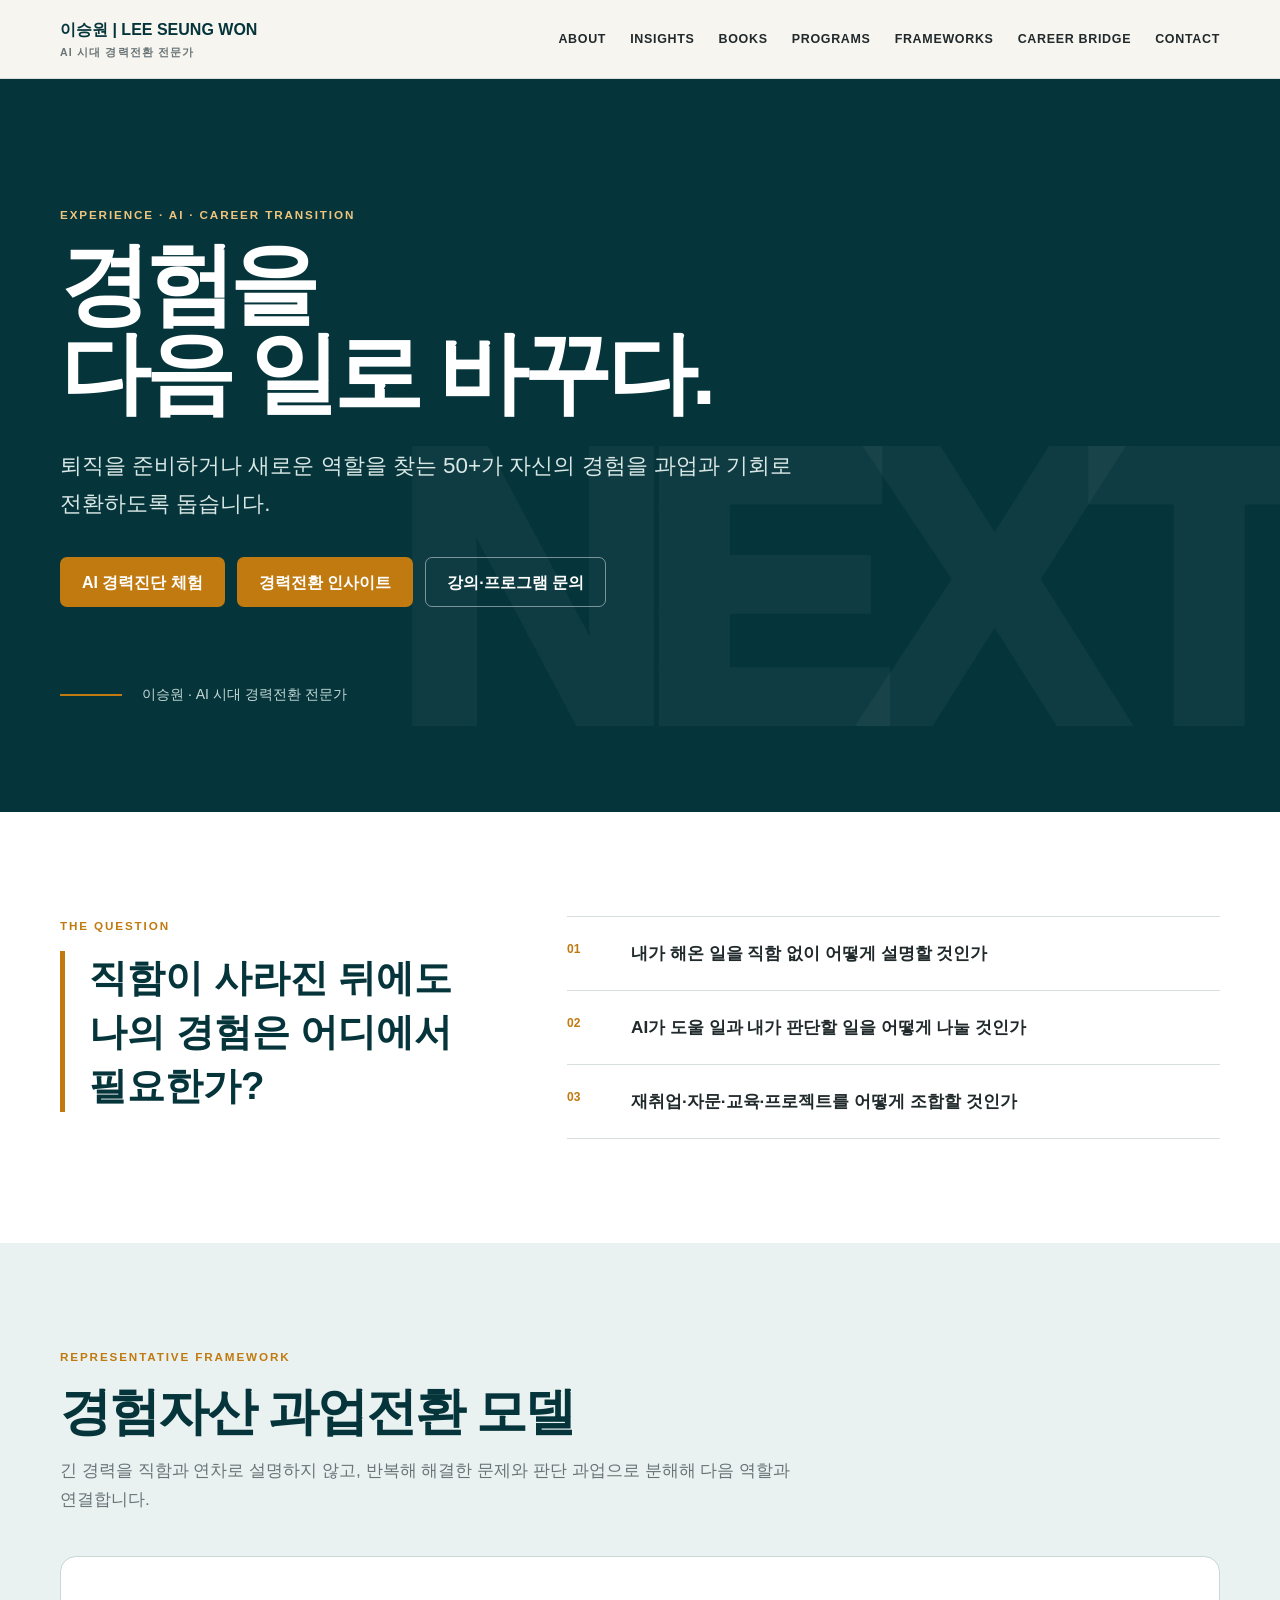
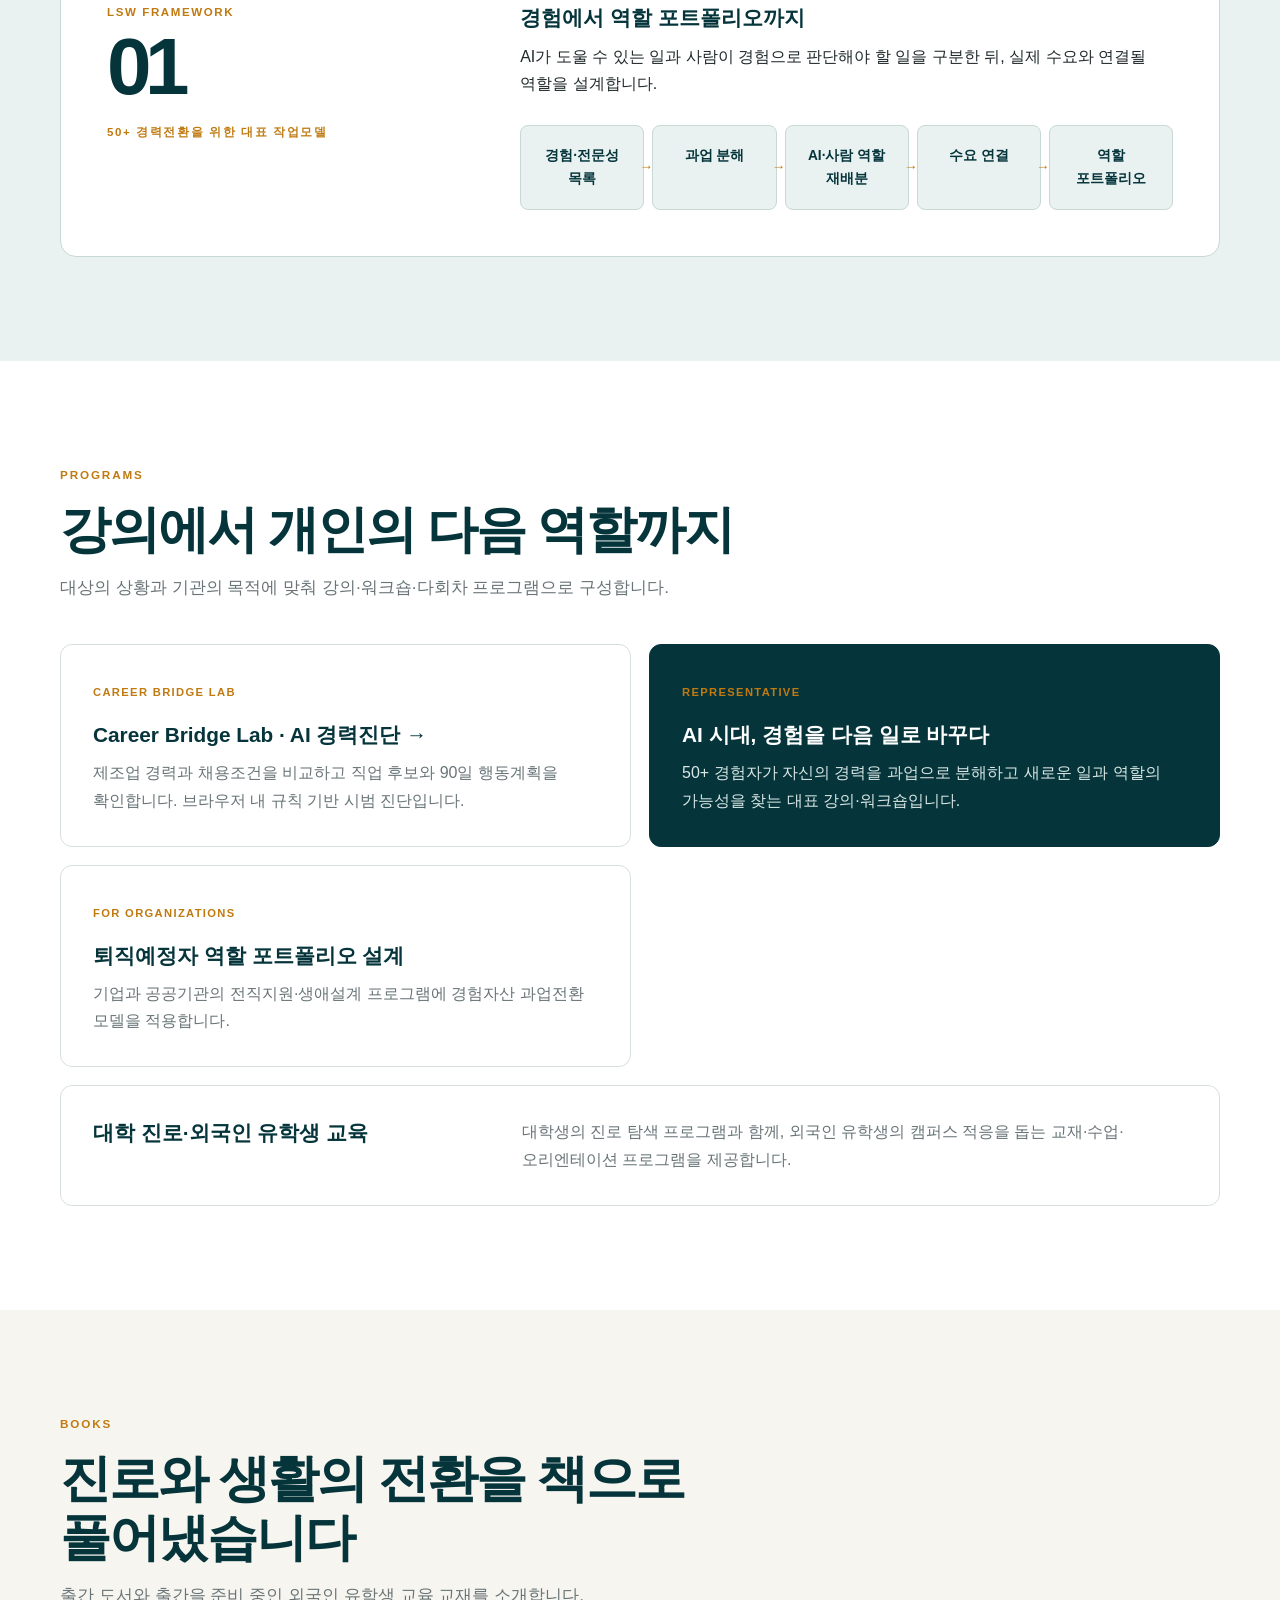
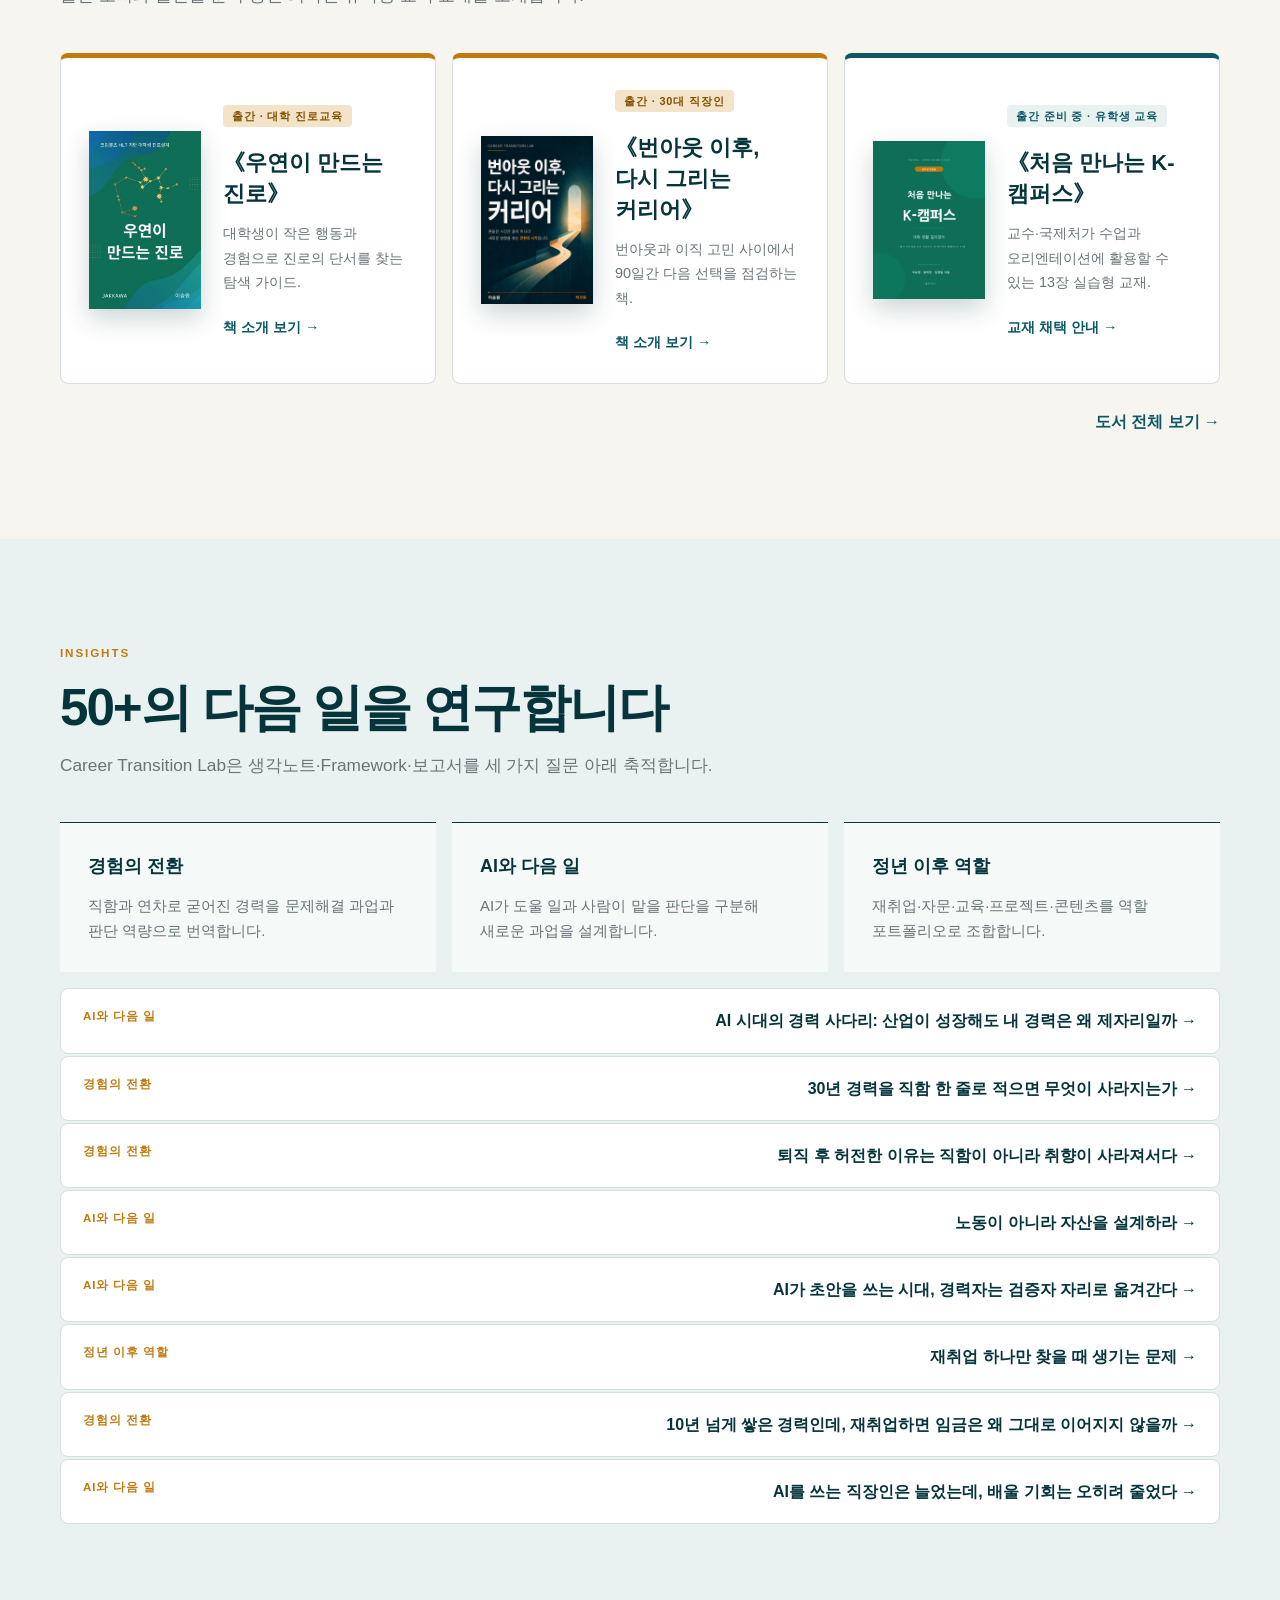
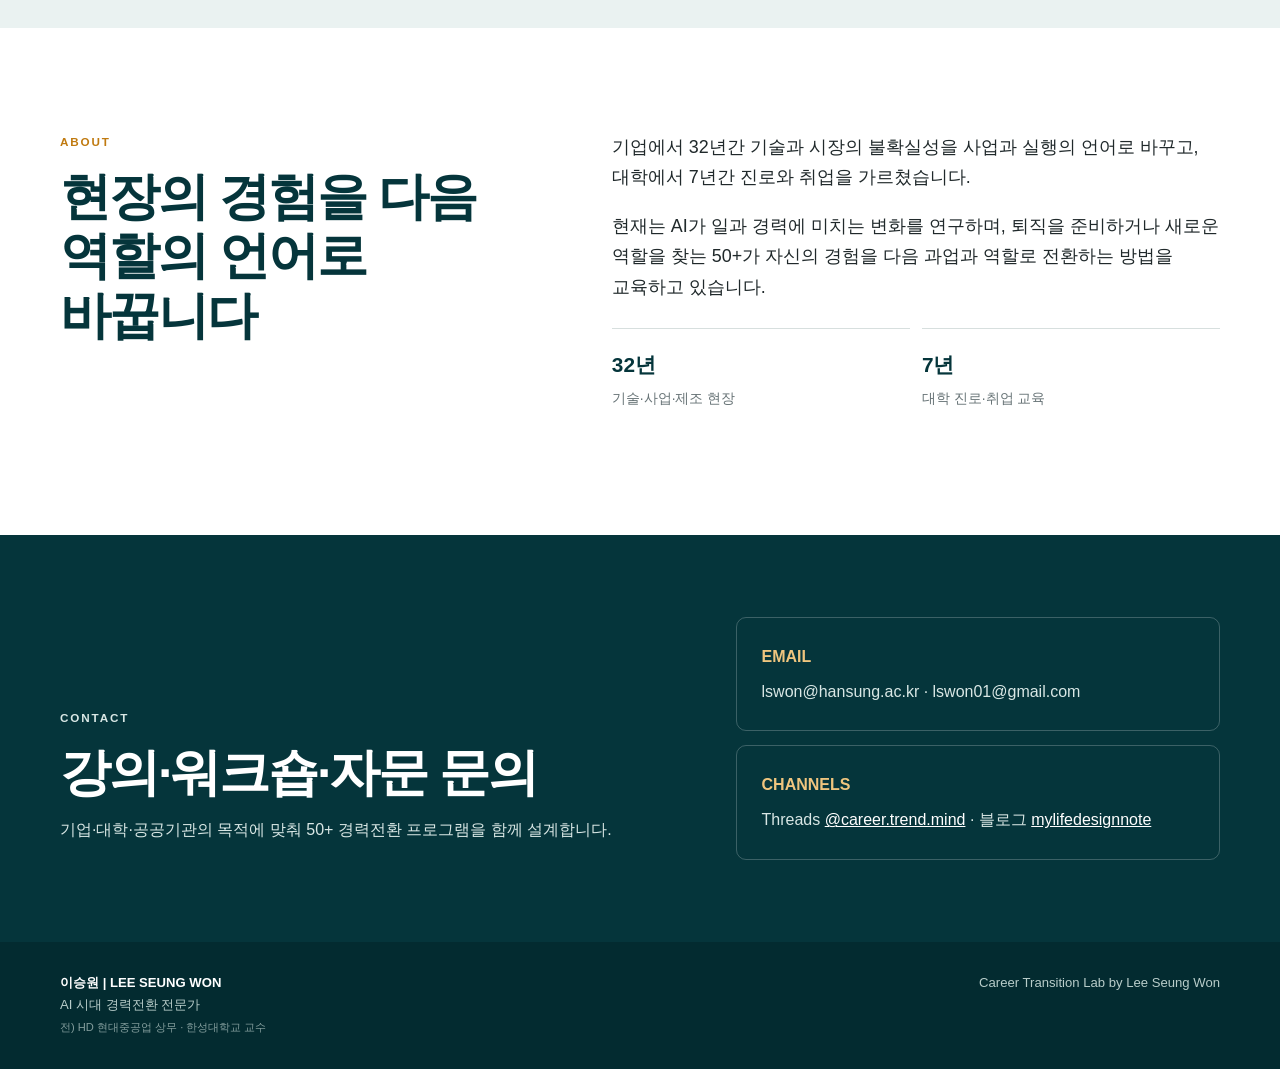
<file: index.html>
<!doctype html>
<html lang="ko">
<head>
  <meta charset="utf-8">
  <meta name="viewport" content="width=device-width,initial-scale=1">
  <meta name="description" content="AI 시대, 퇴직을 준비하거나 새로운 역할을 찾는 50+가 자신의 경험을 다음 일로 전환하도록 돕는 이승원의 공식 웹사이트입니다.">
  <meta name="theme-color" content="#05353B">
  <title>이승원 | AI 시대 경력전환 전문가</title>
  <style>
    :root{--deep:#032b30;--teal:#05353b;--teal2:#0c5963;--mint:#eaf2f1;--amber:#c07a10;--amber2:#f3e4c9;--bg:#f7f5f0;--paper:#fff;--ink:#20292b;--muted:#687477;--line:#d7dfde;--max:1160px}
    *{box-sizing:border-box}html{scroll-behavior:smooth;scroll-padding-top:82px}body{margin:0;background:var(--bg);color:var(--ink);font-family:"Pretendard","Noto Sans KR","Malgun Gothic",Arial,sans-serif;line-height:1.7;word-break:keep-all}a{color:inherit;text-decoration:none}button{font:inherit}.wrap{width:min(var(--max),calc(100% - 48px));margin:auto}.skip{position:absolute;left:-9999px}.skip:focus{left:16px;top:16px;z-index:100;background:#fff;padding:10px 14px}
    header{position:sticky;top:0;z-index:20;background:rgba(247,245,240,.94);border-bottom:1px solid rgba(5,53,59,.12);backdrop-filter:blur(16px)}.nav{min-height:78px;display:flex;align-items:center;justify-content:space-between;gap:28px}.brand{color:var(--teal);font-weight:900}.brand small{display:block;color:var(--muted);font-size:.66rem;letter-spacing:.11em}nav{display:flex;gap:24px;font-size:.78rem;font-weight:800;letter-spacing:.055em}nav a{padding:28px 0 24px;border-bottom:3px solid transparent}nav a:hover,nav a:focus-visible{color:var(--teal2);border-color:var(--amber)}.menu{display:none;border:1px solid var(--line);border-radius:7px;background:transparent;padding:8px 11px;color:var(--teal);font-weight:800}
    h1,h2,h3,p{margin-top:0}h1{max-width:900px;margin-bottom:28px;font-size:clamp(3rem,7vw,6.2rem);line-height:1;letter-spacing:-.06em}h2{margin-bottom:14px;color:var(--teal);font-size:clamp(2rem,4vw,3.2rem);line-height:1.16;letter-spacing:-.04em}h3{margin-bottom:10px;color:var(--teal);font-size:1.3rem;line-height:1.4}.eyebrow{margin-bottom:15px;color:var(--amber);font-size:.73rem;font-weight:900;letter-spacing:.16em;text-transform:uppercase}.lead{max-width:760px;color:var(--muted);font-size:1.08rem}.section{padding:104px 0}.section.white{background:var(--paper)}.section.soft{background:var(--mint)}.section-head{max-width:780px;margin-bottom:42px}
    .hero{position:relative;overflow:hidden;background:var(--teal);color:#fff}.hero:after{content:"NEXT";position:absolute;right:-.02em;bottom:-.28em;color:rgba(255,255,255,.035);font-size:min(30vw,410px);font-weight:950;letter-spacing:-.08em}.hero .wrap{position:relative;z-index:1;padding-top:126px;padding-bottom:105px}.hero .eyebrow{color:#efc57e}.hero-copy{max-width:780px;margin-bottom:34px;color:#d9e7e5;font-size:clamp(1.1rem,2vw,1.4rem)}.actions{display:flex;flex-wrap:wrap;gap:12px}.btn{display:inline-flex;min-height:50px;align-items:center;justify-content:center;padding:0 21px;border:1px solid transparent;border-radius:7px;font-weight:850}.btn.primary{background:var(--amber);color:#fff}.btn.primary:hover{background:#a9670d}.btn.ghost{border-color:rgba(255,255,255,.45);color:#fff}.btn.ghost:hover{background:rgba(255,255,255,.08)}.identity{display:flex;gap:20px;align-items:center;margin-top:76px;color:#c4d8d5;font-size:.88rem}.identity:before{content:"";width:62px;height:2px;background:var(--amber)}
    .questions{display:grid;grid-template-columns:.78fr 1.22fr;gap:clamp(40px,7vw,100px);align-items:start}.big-question{padding-left:24px;border-left:5px solid var(--amber);color:var(--teal);font-size:clamp(1.7rem,3vw,2.55rem);font-weight:900;line-height:1.4}.question-list{display:grid;border-top:1px solid var(--line)}.question{display:grid;grid-template-columns:48px 1fr;gap:16px;padding:22px 0;border-bottom:1px solid var(--line)}.question b{color:var(--amber);font-size:.75rem}.question span{font-size:1.07rem;font-weight:700}
    .framework{padding:46px;background:var(--paper);border:1px solid #c7d8d5;border-radius:16px}.framework-grid{display:grid;grid-template-columns:.72fr 1.28fr;gap:46px}.framework-no{color:var(--amber);font-size:.72rem;font-weight:900;letter-spacing:.14em}.framework-no strong{display:block;margin:8px 0 20px;color:var(--teal);font-size:5rem;line-height:.9;letter-spacing:-.08em}.flow{display:grid;grid-template-columns:repeat(5,1fr);gap:8px;margin-top:28px}.step{position:relative;padding:18px 13px;background:var(--mint);border:1px solid #c7d8d5;border-radius:8px;color:var(--teal);font-size:.86rem;font-weight:850;text-align:center}.step:not(:last-child):after{content:"→";position:absolute;right:-10px;top:50%;z-index:2;transform:translateY(-50%);color:var(--amber)}
    .program-grid{display:grid;grid-template-columns:repeat(2,1fr);gap:18px}.card{padding:32px;background:var(--paper);border:1px solid var(--line);border-radius:12px}.card.primary-program{background:var(--teal);border-color:var(--teal);color:#fff}.card.primary-program h3{color:#fff}.card p{margin-bottom:0;color:var(--muted)}.card.primary-program p{color:#d9e7e5}.label{display:inline-block;margin-bottom:18px;color:var(--amber);font-size:.7rem;font-weight:900;letter-spacing:.12em}.program-wide{grid-column:1/-1;display:grid;grid-template-columns:.75fr 1.25fr;gap:30px}.program-wide h3,.program-wide p{margin:0}
    .book-grid{display:grid;grid-template-columns:repeat(3,1fr);gap:16px}.book{display:flex;min-height:260px;flex-direction:column;justify-content:space-between;padding:28px;background:var(--paper);border:1px solid var(--line);border-top:5px solid var(--teal2);border-radius:8px}.book.published{border-top-color:var(--amber)}.status{align-self:flex-start;padding:5px 9px;background:var(--mint);border-radius:4px;color:var(--teal2);font-size:.68rem;font-weight:900;letter-spacing:.08em}.published .status{background:var(--amber2);color:#815000}.book h3{margin:34px 0 0;font-size:1.38rem}.book p{margin:11px 0 0;color:var(--muted);font-size:.9rem}.book strong{display:block;margin-top:20px;color:var(--teal2);font-size:.9rem}.book:hover,.book:focus-visible{border-color:var(--amber);box-shadow:0 8px 24px #032b3014}.books-more{margin:24px 0 0;text-align:right;color:var(--teal2);font-weight:850}.books-more a:hover,.books-more a:focus-visible{text-decoration:underline}
    .insight-grid{display:grid;grid-template-columns:repeat(3,1fr);gap:16px}.insight{padding:28px;border-top:1px solid var(--teal);background:rgba(255,255,255,.55)}.insight b{display:block;margin-bottom:12px;color:var(--teal);font-size:1.12rem}.insight p{margin-bottom:0;color:var(--muted);font-size:.93rem}
    .insight-posts{display:grid;gap:2px;margin-top:16px}.insight-post{display:flex;justify-content:space-between;gap:16px;padding:18px 22px;background:var(--paper);border:1px solid var(--line);border-radius:8px;font-weight:800;color:var(--teal)}.insight-post span{color:var(--amber);font-weight:900;font-size:.72rem;letter-spacing:.08em}.insight-post:hover{border-color:var(--amber)}
    .about{display:grid;grid-template-columns:.85fr 1.15fr;gap:clamp(48px,8vw,110px)}.about-copy{font-size:1.12rem}.proof{display:grid;grid-template-columns:repeat(2,1fr);gap:12px;margin-top:26px}.proof div{padding:18px 0;border-top:1px solid var(--line)}.proof b{display:block;color:var(--teal);font-size:1.3rem}.proof span{color:var(--muted);font-size:.86rem}
    .contact{padding:82px 0;background:var(--teal);color:#fff}.contact-grid{display:grid;grid-template-columns:1fr .8fr;gap:70px;align-items:end}.contact h2{color:#fff}.contact p{color:#d9e7e5}.contact-box{padding:25px;border:1px solid rgba(255,255,255,.22);border-radius:10px}.contact-box b{display:block;margin-bottom:8px;color:#efc57e}.contact-box span{color:#d9e7e5}footer{padding:30px 0;background:var(--deep);color:#b9cdca;font-size:.82rem}.foot{display:flex;justify-content:space-between;gap:20px}.foot strong{color:#fff}
    @media(max-width:900px){nav{position:absolute;left:0;right:0;top:78px;display:none;flex-direction:column;gap:0;padding:12px 24px 20px;background:var(--bg);border-bottom:1px solid var(--line)}nav.open{display:flex}nav a{padding:12px 0;border-bottom:1px solid var(--line)}.menu{display:block}.questions,.framework-grid,.about,.contact-grid{grid-template-columns:1fr}.flow{grid-template-columns:1fr}.step:not(:last-child):after{content:"↓";right:auto;left:50%;top:auto;bottom:-19px;transform:translateX(-50%)}.book-grid,.insight-grid{grid-template-columns:repeat(2,1fr)}}
    @media(max-width:620px){.wrap{width:min(var(--max),calc(100% - 32px))}.section{padding:76px 0}.hero .wrap{padding-top:88px;padding-bottom:82px}.program-grid,.book-grid,.insight-grid,.proof{grid-template-columns:1fr}.program-wide{grid-column:auto;grid-template-columns:1fr}.framework{padding:27px}.framework-no strong{font-size:3.4rem}.foot{display:block}.identity{margin-top:54px}}
  .book.published,.book.forthcoming{display:grid;grid-template-columns:112px minmax(0,1fr);gap:22px;align-items:center;min-height:258px}.book-cover{display:block;width:112px;height:auto;box-shadow:0 10px 24px #032b3033}.book h3{margin-top:20px}@media(max-width:620px){.book.published,.book.forthcoming{grid-template-columns:92px minmax(0,1fr);gap:15px;padding:20px}.book-cover{width:92px}.book h3{font-size:1.16rem;margin-top:16px}.book p{font-size:.82rem}}</style>
</head>
<body>
  <a class="skip" href="#main">본문으로 이동</a>
  <header><div class="wrap nav">
    <a class="brand" href="#home">이승원 | LEE SEUNG WON<small>AI 시대 경력전환 전문가</small></a>
    <button class="menu" type="button" aria-controls="site-nav" aria-expanded="false">메뉴</button>
    <nav id="site-nav" aria-label="주요 메뉴"><a href="#about">ABOUT</a><a href="#insights">INSIGHTS</a><a href="books/index.html">BOOKS</a><a href="#programs">PROGRAMS</a><a href="#framework">FRAMEWORKS</a><a href="/career-bridge/">CAREER BRIDGE</a><a href="#contact">CONTACT</a></nav>
  </div></header>
  <main id="main">
    <section class="hero" id="home"><div class="wrap">
      <p class="eyebrow">Experience · AI · Career Transition</p>
      <h1>경험을<br>다음 일로 바꾸다.</h1>
      <p class="hero-copy">퇴직을 준비하거나 새로운 역할을 찾는 50+가 자신의 경험을 과업과 기회로 전환하도록 돕습니다.</p>
      <div class="actions"><a class="btn primary" href="/career-bridge/">AI 경력진단 체험</a><a class="btn primary" href="#insights">경력전환 인사이트</a><a class="btn ghost" href="#contact">강의·프로그램 문의</a></div>
      <div class="identity">이승원 · AI 시대 경력전환 전문가</div>
    </div></section>
    <section class="section white"><div class="wrap questions">
      <div><p class="eyebrow">The Question</p><div class="big-question">직함이 사라진 뒤에도<br>나의 경험은 어디에서 필요한가?</div></div>
      <div class="question-list">
        <div class="question"><b>01</b><span>내가 해온 일을 직함 없이 어떻게 설명할 것인가</span></div>
        <div class="question"><b>02</b><span>AI가 도울 일과 내가 판단할 일을 어떻게 나눌 것인가</span></div>
        <div class="question"><b>03</b><span>재취업·자문·교육·프로젝트를 어떻게 조합할 것인가</span></div>
      </div>
    </div></section>
    <section class="section soft" id="framework"><div class="wrap">
      <div class="section-head"><p class="eyebrow">Representative Framework</p><h2>경험자산 과업전환 모델</h2><p class="lead">긴 경력을 직함과 연차로 설명하지 않고, 반복해 해결한 문제와 판단 과업으로 분해해 다음 역할과 연결합니다.</p></div>
      <article class="framework"><div class="framework-grid"><div class="framework-no">LSW FRAMEWORK<strong>01</strong><p>50+ 경력전환을 위한 대표 작업모델</p></div><div><h3>경험에서 역할 포트폴리오까지</h3><p>AI가 도울 수 있는 일과 사람이 경험으로 판단해야 할 일을 구분한 뒤, 실제 수요와 연결될 역할을 설계합니다.</p><div class="flow"><span class="step">경험·전문성 목록</span><span class="step">과업 분해</span><span class="step">AI·사람 역할 재배분</span><span class="step">수요 연결</span><span class="step">역할 포트폴리오</span></div></div></div></article>
    </div></section>
    <section class="section white" id="programs"><div class="wrap">
      <div class="section-head"><p class="eyebrow">Programs</p><h2>강의에서 개인의 다음 역할까지</h2><p class="lead">대상의 상황과 기관의 목적에 맞춰 강의·워크숍·다회차 프로그램으로 구성합니다.</p></div>
      <div class="program-grid"><article class="card"><span class="label">CAREER BRIDGE LAB</span><h3><a href="/career-bridge/">Career Bridge Lab · AI 경력진단 →</a></h3><p>제조업 경력과 채용조건을 비교하고 직업 후보와 90일 행동계획을 확인합니다. 브라우저 내 규칙 기반 시범 진단입니다.</p></article>
        <article class="card primary-program"><span class="label">REPRESENTATIVE</span><h3>AI 시대, 경험을 다음 일로 바꾸다</h3><p>50+ 경험자가 자신의 경력을 과업으로 분해하고 새로운 일과 역할의 가능성을 찾는 대표 강의·워크숍입니다.</p></article>
        <article class="card"><span class="label">FOR ORGANIZATIONS</span><h3>퇴직예정자 역할 포트폴리오 설계</h3><p>기업과 공공기관의 전직지원·생애설계 프로그램에 경험자산 과업전환 모델을 적용합니다.</p></article>
        <article class="card program-wide"><h3>대학 진로·외국인 유학생 교육</h3><p>대학생의 진로 탐색 프로그램과 함께, 외국인 유학생의 캠퍼스 적응을 돕는 교재·수업·오리엔테이션 프로그램을 제공합니다.</p></article>
      </div>
    </div></section>
    <section class="section" id="books"><div class="wrap">
      <div class="section-head"><p class="eyebrow">Books</p><h2>진로와 생활의 전환을 책으로 풀어냈습니다</h2><p class="lead">출간 도서와 출간을 준비 중인 외국인 유학생 교육 교재를 소개합니다.</p></div>
      <div class="book-grid">
        <a class="book published" href="books/serendipity-career.html"><img class="book-cover" src="books/img/serendipity-career.jpg" alt="《우연이 만드는 진로》 표지" width="370" height="590"><div><span class="status">출간 · 대학 진로교육</span><h3>《우연이 만드는 진로》</h3><p>대학생이 작은 행동과 경험으로 진로의 단서를 찾는 탐색 가이드.</p><strong>책 소개 보기 →</strong></div></a>
        <a class="book published" href="books/career-after-burnout.html"><img class="book-cover" src="books/img/career-after-burnout.jpg" alt="《번아웃 이후, 다시 그리는 커리어》 표지" width="480" height="720"><div><span class="status">출간 · 30대 직장인</span><h3>《번아웃 이후, 다시 그리는 커리어》</h3><p>번아웃과 이직 고민 사이에서 90일간 다음 선택을 점검하는 책.</p><strong>책 소개 보기 →</strong></div></a>
        <a class="book forthcoming" href="books/international-student-guide.html"><img class="book-cover" src="books/img/k-campus-guide.jpg" alt="《처음 만나는 K-캠퍼스》 표지" width="500" height="707"><div><span class="status">출간 준비 중 · 유학생 교육</span><h3>《처음 만나는 K-캠퍼스》</h3><p>교수·국제처가 수업과 오리엔테이션에 활용할 수 있는 13장 실습형 교재.</p><strong>교재 채택 안내 →</strong></div></a>
      </div>
      <p class="books-more"><a href="books/index.html">도서 전체 보기 →</a></p>
    </div></section>
    <section class="section soft" id="insights"><div class="wrap">
      <div class="section-head"><p class="eyebrow">Insights</p><h2>50+의 다음 일을 연구합니다</h2><p class="lead">Career Transition Lab은 생각노트·Framework·보고서를 세 가지 질문 아래 축적합니다.</p></div>
      <div class="insight-grid">
        <article class="insight"><b>경험의 전환</b><p>직함과 연차로 굳어진 경력을 문제해결 과업과 판단 역량으로 번역합니다.</p></article>
        <article class="insight"><b>AI와 다음 일</b><p>AI가 도울 일과 사람이 맡을 판단을 구분해 새로운 과업을 설계합니다.</p></article>
        <article class="insight"><b>정년 이후 역할</b><p>재취업·자문·교육·프로젝트·콘텐츠를 역할 포트폴리오로 조합합니다.</p></article>
      </div>
      <div class="insight-posts">
        <a class="insight-post" href="insights/261027_ai-career-ladder.html"><span>AI와 다음 일</span>AI 시대의 경력 사다리: 산업이 성장해도 내 경력은 왜 제자리일까 →</a>
        <a class="insight-post" href="insights/career-beyond-job-title.html"><span>경험의 전환</span>30년 경력을 직함 한 줄로 적으면 무엇이 사라지는가 →</a>
        <a class="insight-post" href="insights/taste-not-title.html"><span>경험의 전환</span>퇴직 후 허전한 이유는 직함이 아니라 취향이 사라져서다 →</a>
        <a class="insight-post" href="insights/labor-to-asset.html"><span>AI와 다음 일</span>노동이 아니라 자산을 설계하라 →</a>
        <a class="insight-post" href="insights/ai-verifier-role.html"><span>AI와 다음 일</span>AI가 초안을 쓰는 시대, 경력자는 검증자 자리로 옮겨간다 →</a>
        <a class="insight-post" href="insights/role-portfolio.html"><span>정년 이후 역할</span>재취업 하나만 찾을 때 생기는 문제 →</a>
        <a class="insight-post" href="insights/career-wage-gap.html"><span>경험의 전환</span>10년 넘게 쌓은 경력인데, 재취업하면 임금은 왜 그대로 이어지지 않을까 →</a>
        <a class="insight-post" href="insights/261001_ai-learning-gap.html"><span>AI와 다음 일</span>AI를 쓰는 직장인은 늘었는데, 배울 기회는 오히려 줄었다 →</a>
      </div>
    </div></section>
    <section class="section white" id="about"><div class="wrap about">
      <div><p class="eyebrow">About</p><h2>현장의 경험을 다음 역할의 언어로 바꿉니다</h2></div>
      <div class="about-copy"><p>기업에서 32년간 기술과 시장의 불확실성을 사업과 실행의 언어로 바꾸고, 대학에서 7년간 진로와 취업을 가르쳤습니다.</p><p>현재는 AI가 일과 경력에 미치는 변화를 연구하며, 퇴직을 준비하거나 새로운 역할을 찾는 50+가 자신의 경험을 다음 과업과 역할로 전환하는 방법을 교육하고 있습니다.</p><div class="proof"><div><b>32년</b><span>기술·사업·제조 현장</span></div><div><b>7년</b><span>대학 진로·취업 교육</span></div></div></div>
    </div></section>
    <section class="contact" id="contact"><div class="wrap contact-grid">
      <div><p class="eyebrow">Contact</p><h2>강의·워크숍·자문 문의</h2><p>기업·대학·공공기관의 목적에 맞춰 50+ 경력전환 프로그램을 함께 설계합니다.</p></div>
      <div style="display:grid;gap:14px">
        <div class="contact-box"><b>EMAIL</b><span>lswon@hansung.ac.kr · lswon01@gmail.com</span></div>
        <div class="contact-box"><b>CHANNELS</b><span>Threads <a href="https://www.threads.com/@career.trend.mind" style="color:#fff;text-decoration:underline">@career.trend.mind</a> · 블로그 <a href="https://blog.naver.com/mylifedesignnote" style="color:#fff;text-decoration:underline">mylifedesignnote</a></span></div>
      </div>
    </div></section>
  </main>
  <footer><div class="wrap foot"><div><strong>이승원 | LEE SEUNG WON</strong><br>AI 시대 경력전환 전문가<br><span style="opacity:.7;font-size:.85em">전) HD 현대중공업 상무 · 한성대학교 교수</span></div><div>Career Transition Lab by Lee Seung Won</div></div></footer>
  <script>
    const button=document.querySelector('.menu');const nav=document.querySelector('#site-nav');
    button.addEventListener('click',()=>{const open=nav.classList.toggle('open');button.setAttribute('aria-expanded',String(open));});
    nav.addEventListener('click',e=>{if(e.target.tagName==='A'){nav.classList.remove('open');button.setAttribute('aria-expanded','false');}});
  </script>
</body>
</html>
</file>
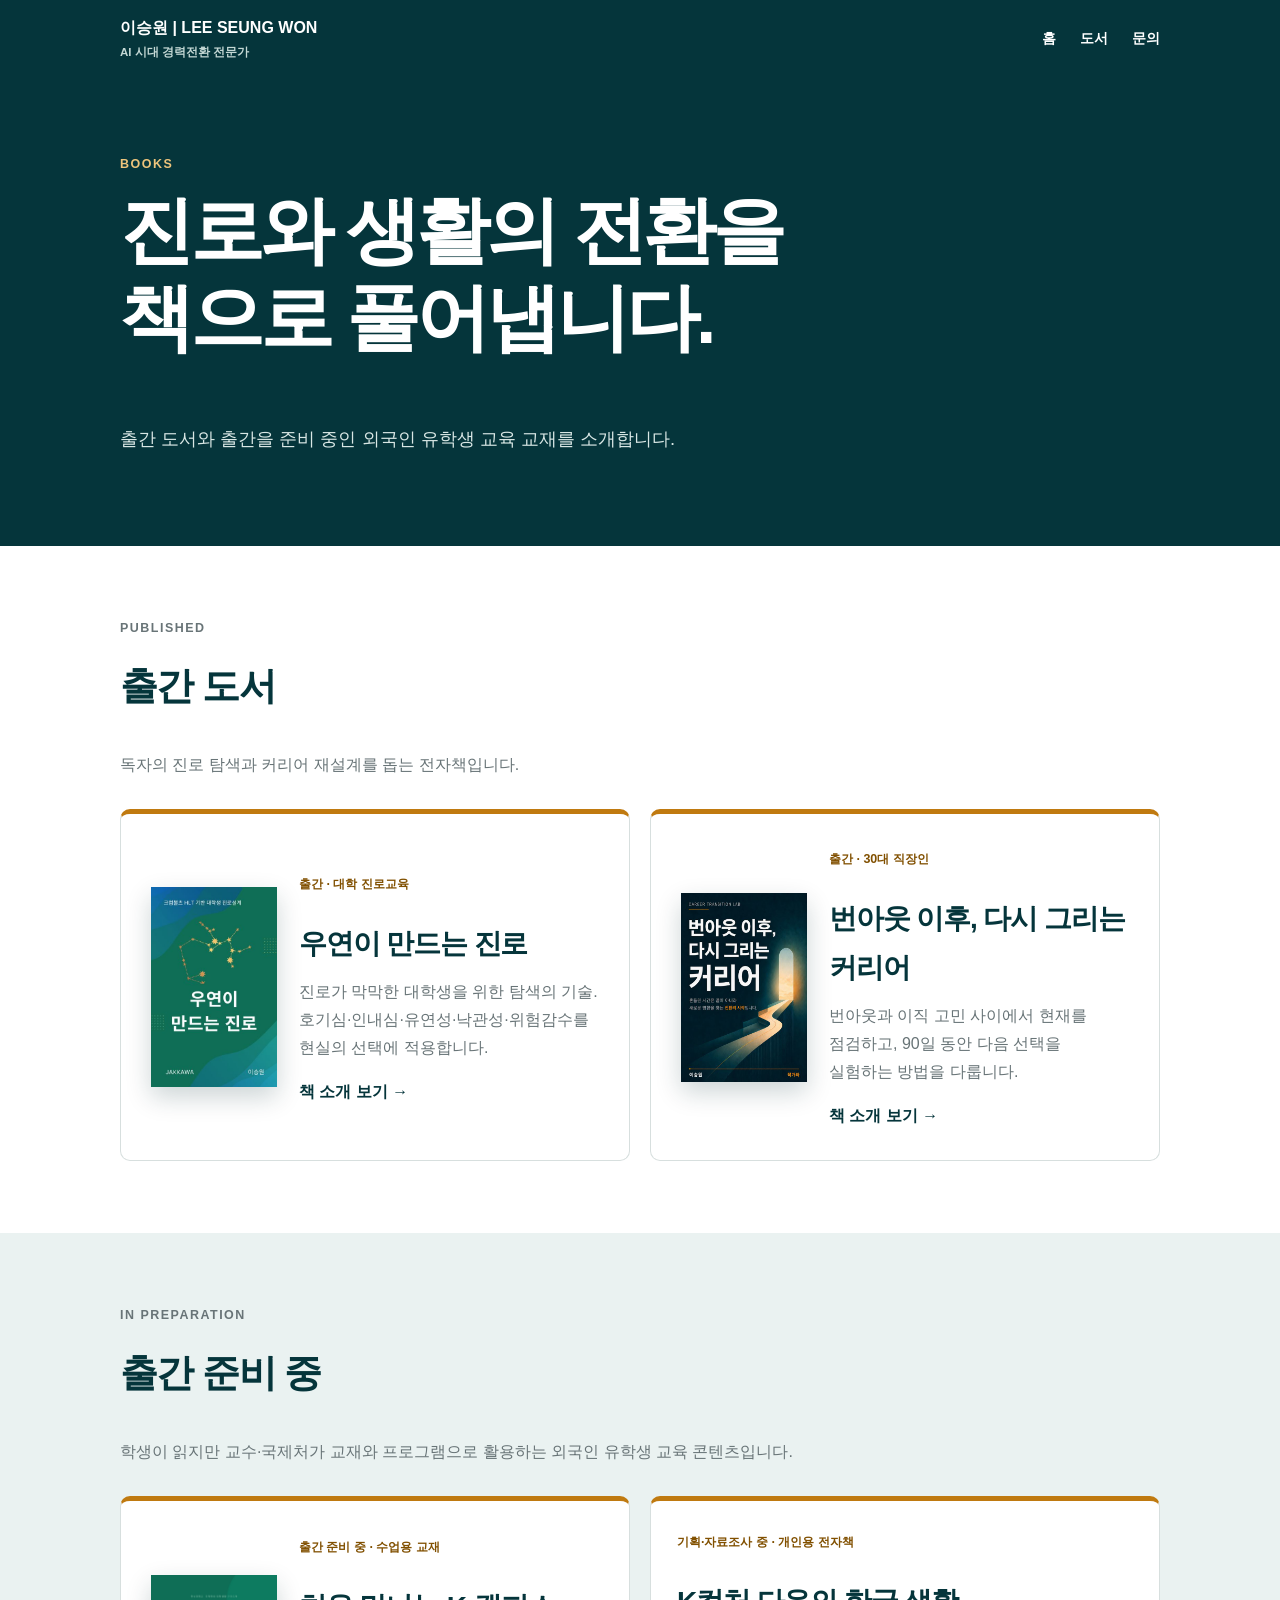
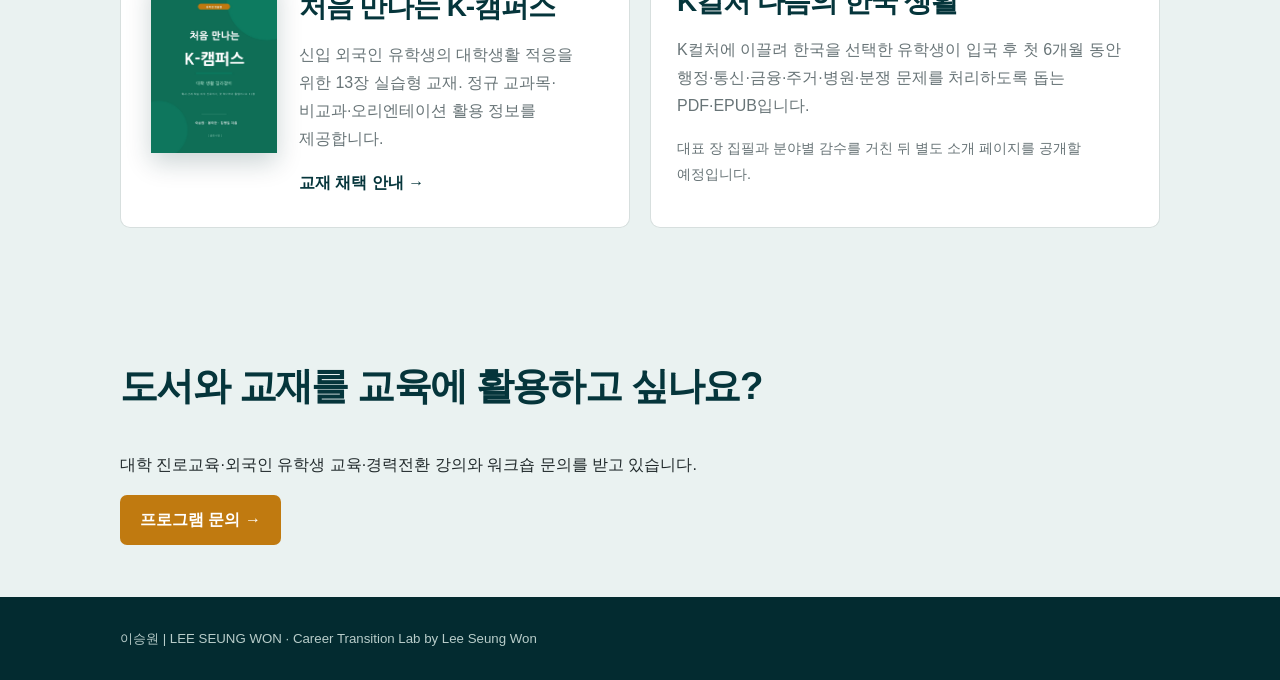
<file: books/index.html>
<!doctype html>
<html lang="ko">
<head>
  <meta charset="utf-8">
  <meta name="viewport" content="width=device-width,initial-scale=1">
  <meta name="description" content="이승원의 출간 도서와 출간을 준비 중인 외국인 유학생 교육 교재를 소개합니다.">
  <link rel="canonical" href="https://lswon01.github.io/books/index.html">
  <meta property="og:title" content="도서 | 이승원">
  <meta property="og:description" content="진로·경력전환 도서와 외국인 유학생 교육 교재를 확인하세요.">
  <meta property="og:type" content="website">
  <meta property="og:url" content="https://lswon01.github.io/books/index.html">
  <title>도서 | 이승원</title>
  <link rel="stylesheet" href="style.css">
</head>
<body>
  <a class="skip" href="#main">본문으로 이동</a>
  <header><div class="wrap nav">
    <a class="brand" href="../index.html">이승원 | LEE SEUNG WON<small>AI 시대 경력전환 전문가</small></a>
    <div class="navlinks"><a href="../index.html">홈</a><a href="index.html">도서</a><a href="../index.html#contact">문의</a></div>
  </div></header>
  <main id="main">
    <section class="hero"><div class="wrap"><p class="eyebrow">Books</p><h1>진로와 생활의 전환을<br>책으로 풀어냅니다.</h1><p class="lead">출간 도서와 출간을 준비 중인 외국인 유학생 교육 교재를 소개합니다.</p></div></section>

    <section class="section white"><div class="wrap">
      <div class="section-head"><p class="eyebrow">Published</p><h2>출간 도서</h2><p>독자의 진로 탐색과 커리어 재설계를 돕는 전자책입니다.</p></div>
      <div class="grid">
        <a class="card" href="serendipity-career.html"><img class="cover" src="img/serendipity-career.jpg" alt="《우연이 만드는 진로》 표지" width="370" height="590"><div><span class="tag">출간 · 대학 진로교육</span><h2>우연이 만드는 진로</h2><p>진로가 막막한 대학생을 위한 탐색의 기술. 호기심·인내심·유연성·낙관성·위험감수를 현실의 선택에 적용합니다.</p><strong>책 소개 보기 →</strong></div></a>
        <a class="card" href="career-after-burnout.html"><img class="cover" src="img/career-after-burnout.jpg" alt="《번아웃 이후, 다시 그리는 커리어》 표지" width="480" height="720"><div><span class="tag">출간 · 30대 직장인</span><h2>번아웃 이후, 다시 그리는 커리어</h2><p>번아웃과 이직 고민 사이에서 현재를 점검하고, 90일 동안 다음 선택을 실험하는 방법을 다룹니다.</p><strong>책 소개 보기 →</strong></div></a>
      </div>
    </div></section>

    <section class="section forthcoming-section"><div class="wrap">
      <div class="section-head"><p class="eyebrow">In Preparation</p><h2>출간 준비 중</h2><p>학생이 읽지만 교수·국제처가 교재와 프로그램으로 활용하는 외국인 유학생 교육 콘텐츠입니다.</p></div>
      <div class="grid">
        <a class="card" href="international-student-guide.html"><img class="cover" src="img/k-campus-guide.jpg" alt="《처음 만나는 K-캠퍼스》 표지" width="500" height="707"><div><span class="tag">출간 준비 중 · 수업용 교재</span><h2>처음 만나는 K-캠퍼스</h2><p>신입 외국인 유학생의 대학생활 적응을 위한 13장 실습형 교재. 정규 교과목·비교과·오리엔테이션 활용 정보를 제공합니다.</p><strong>교재 채택 안내 →</strong></div></a>
        <article class="card card-plain"><span class="tag">기획·자료조사 중 · 개인용 전자책</span><h2>K컬처 다음의 한국 생활</h2><p>K컬처에 이끌려 한국을 선택한 유학생이 입국 후 첫 6개월 동안 행정·통신·금융·주거·병원·분쟁 문제를 처리하도록 돕는 PDF·EPUB입니다.</p><p class="subtle">대표 장 집필과 분야별 감수를 거친 뒤 별도 소개 페이지를 공개할 예정입니다.</p></article>
      </div>
    </div></section>

    <section class="cta"><div class="wrap"><h2>도서와 교재를 교육에 활용하고 싶나요?</h2><p>대학 진로교육·외국인 유학생 교육·경력전환 강의와 워크숍 문의를 받고 있습니다.</p><a class="btn" href="../index.html#contact">프로그램 문의 →</a></div></section>
  </main>
  <footer><div class="wrap">이승원 | LEE SEUNG WON · Career Transition Lab by Lee Seung Won</div></footer>
</body>
</html>
</file>
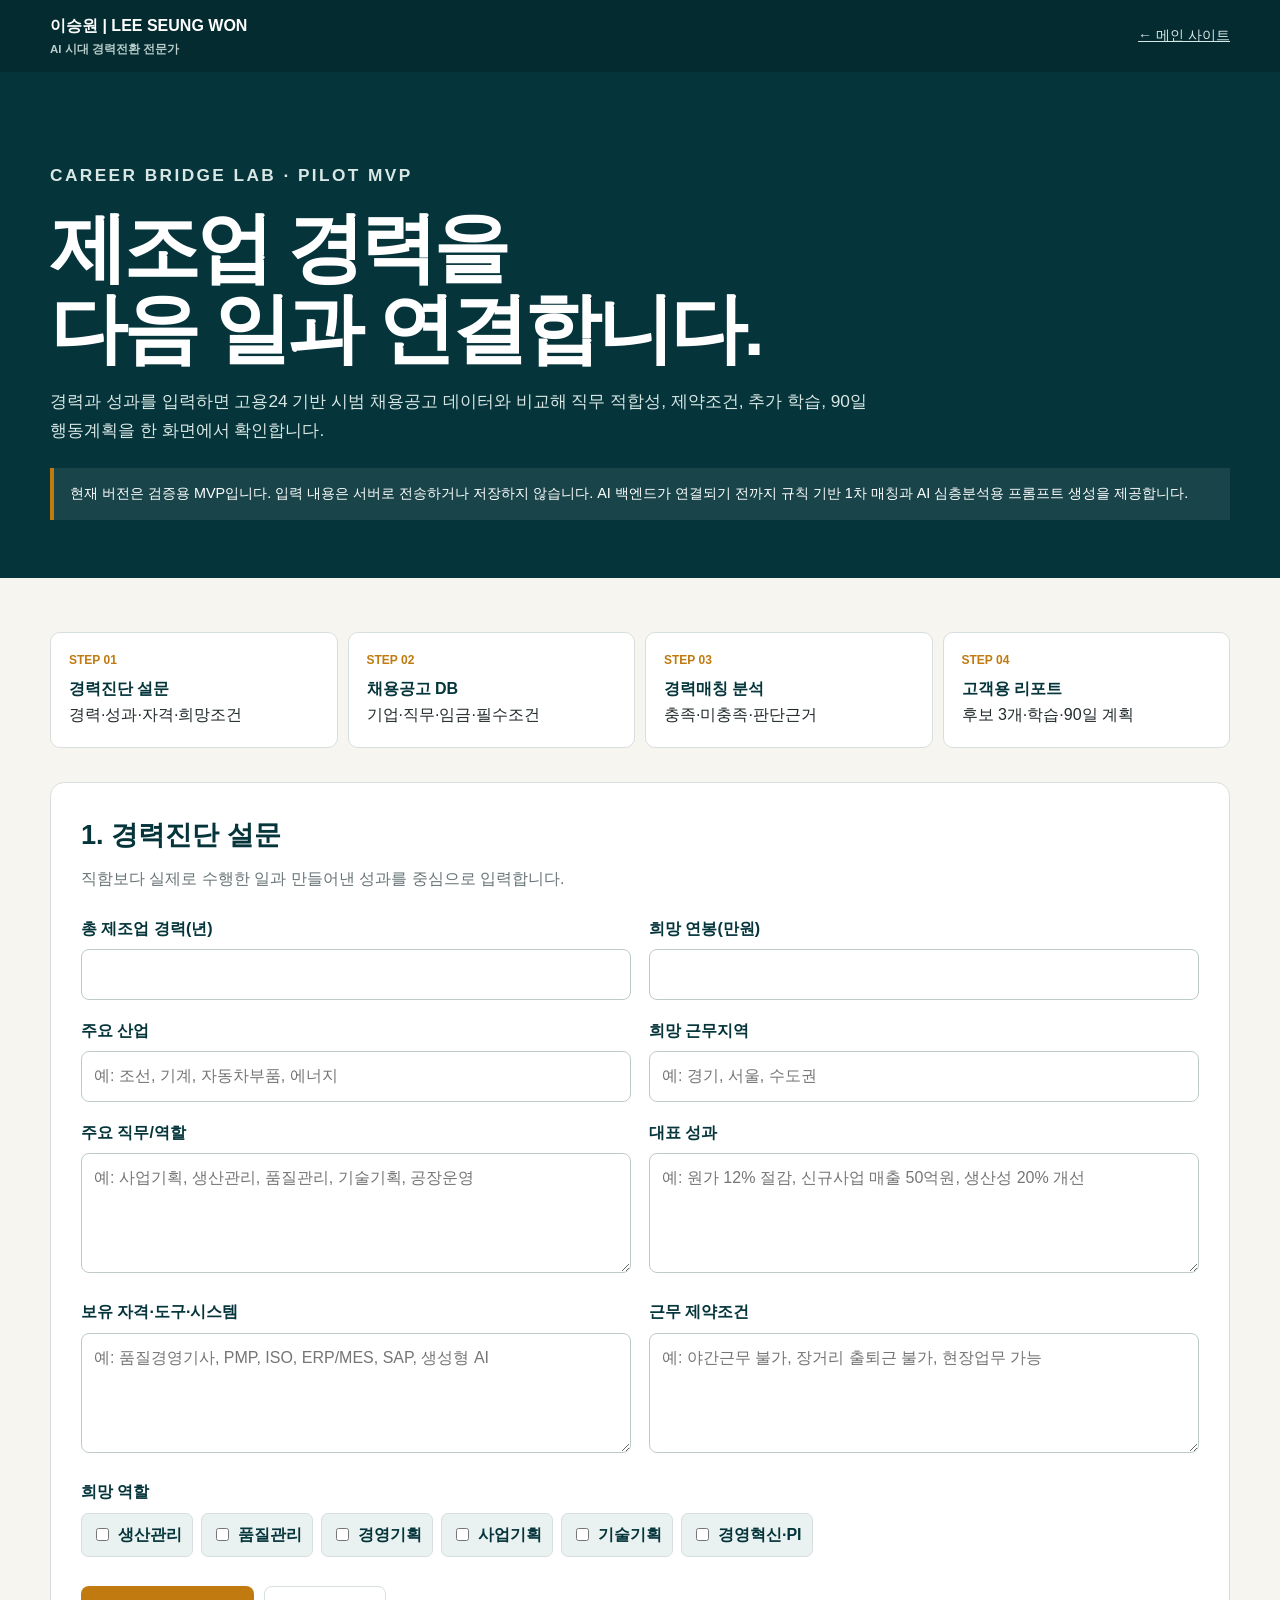
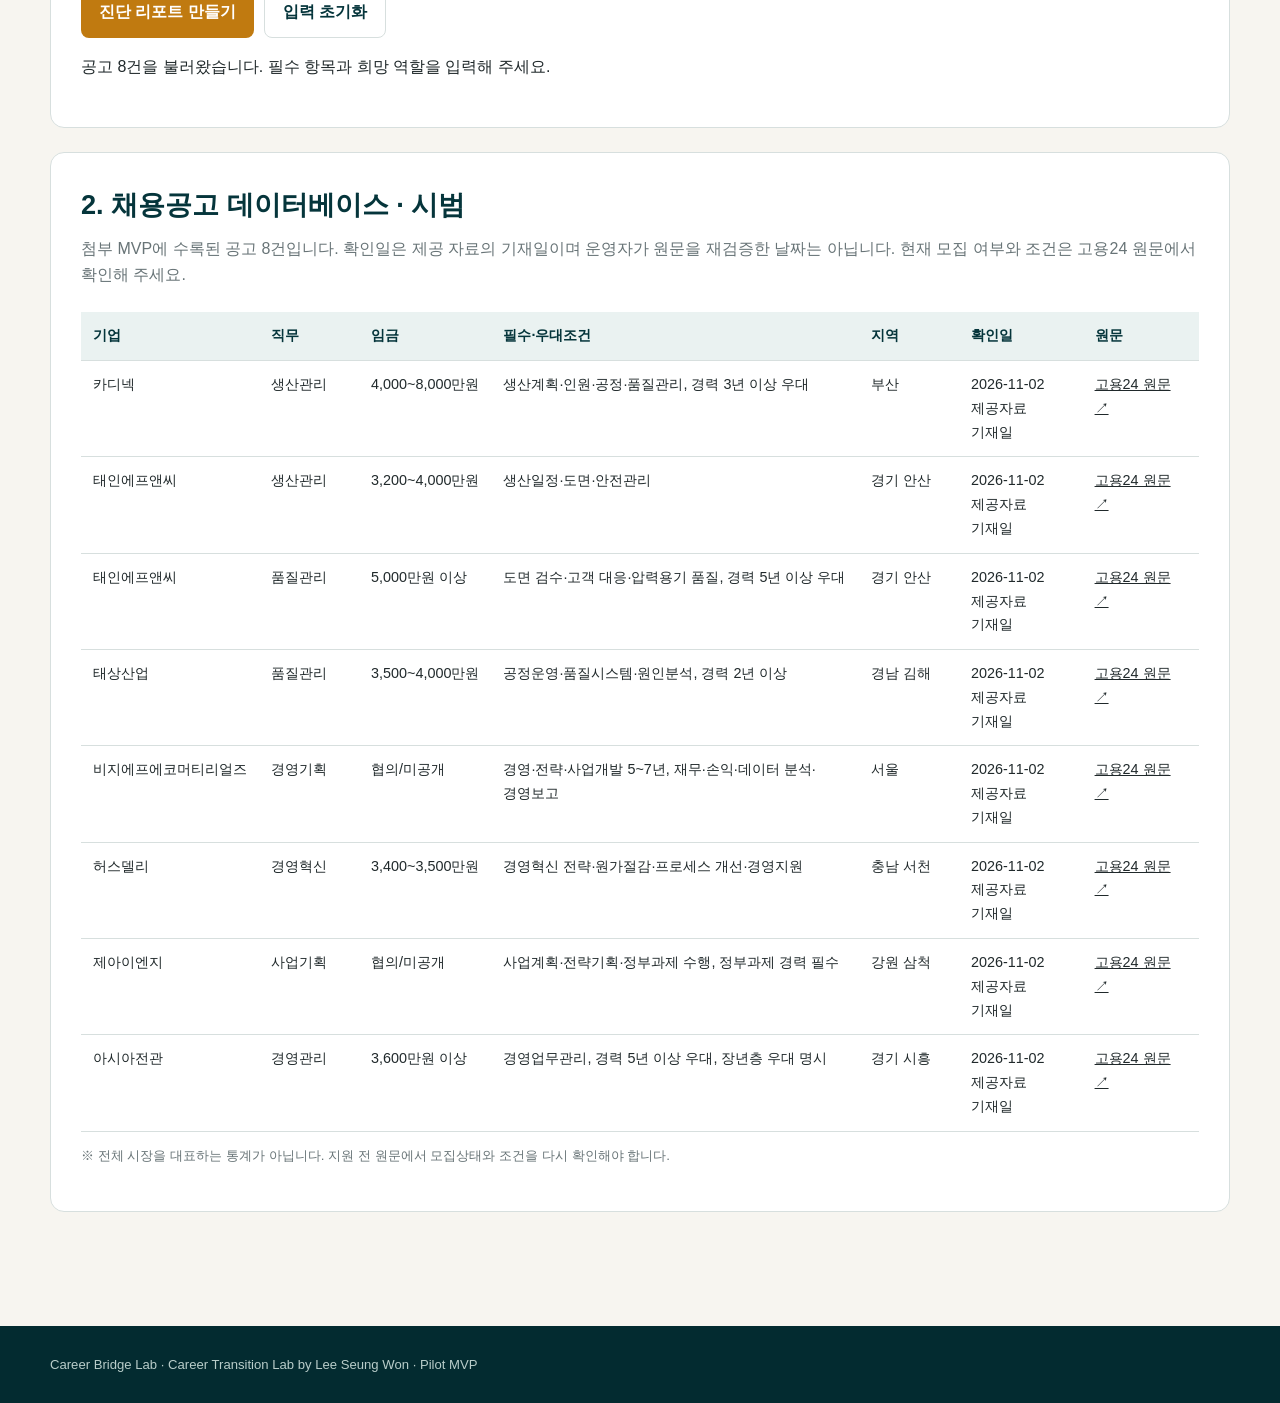
<file: career-bridge/index.html>
<!doctype html>
<html lang="ko">
<head>
<meta charset="utf-8">
<meta name="viewport" content="width=device-width,initial-scale=1">
<meta name="description" content="Career Bridge Lab 제조업 경력전환 진단 MVP">
<title>Career Bridge Lab | 제조업 경력전환 진단</title>
<style>
:root{--deep:#032b30;--teal:#05353b;--mint:#eaf2f1;--amber:#c07a10;--bg:#f7f5f0;--paper:#fff;--ink:#20292b;--muted:#687477;--line:#d7dfde;--good:#216e4e;--warn:#9b5d00;--bad:#9b2c2c;--max:1180px}
*{box-sizing:border-box}body{margin:0;background:var(--bg);color:var(--ink);font-family:"Pretendard","Noto Sans KR","Malgun Gothic",Arial,sans-serif;line-height:1.65;word-break:keep-all}a{color:inherit}.wrap{width:min(var(--max),calc(100% - 40px));margin:auto}
header{background:var(--deep);color:#fff}.top{display:flex;justify-content:space-between;gap:20px;align-items:center;min-height:72px}.brand{font-weight:900;text-decoration:none}.brand small{display:block;color:#b9cdca;font-size:.72rem}.back{font-size:.88rem;color:#d9e7e5}
.hero{padding:72px 0 58px;background:var(--teal);color:#fff}.eyebrow{color:#efc57e;font-size:.72rem;font-weight:900;letter-spacing:.14em;text-transform:uppercase}.hero h1{font-size:clamp(2.4rem,6vw,4.8rem);line-height:1.05;letter-spacing:-.05em;margin:.5rem 0 1.2rem}.hero p{max-width:820px;color:#d9e7e5;font-size:1.08rem}.notice{margin-top:24px;padding:14px 16px;border-left:4px solid var(--amber);background:rgba(255,255,255,.08);font-size:.9rem}
main{padding:54px 0 90px}.steps{display:grid;grid-template-columns:repeat(4,1fr);gap:10px;margin-bottom:34px}.step{padding:18px;background:var(--paper);border:1px solid var(--line);border-radius:10px}.step b{display:block;color:var(--amber);font-size:.75rem}.step strong{display:block;color:var(--teal);margin-top:5px}
.panel{margin:24px 0;padding:30px;background:var(--paper);border:1px solid var(--line);border-radius:14px}.panel h2{margin:0 0 8px;color:var(--teal);font-size:1.7rem}.lead{color:var(--muted);margin:0 0 24px}.grid{display:grid;grid-template-columns:repeat(2,1fr);gap:18px}.field label{display:block;margin-bottom:7px;font-weight:800;color:var(--teal)}input,textarea{width:100%;border:1px solid #bfcaca;border-radius:8px;background:#fff;padding:11px 12px;font:inherit}textarea{min-height:120px;resize:vertical}.checks{display:flex;flex-wrap:wrap;gap:8px}.checks label{display:flex;align-items:center;gap:6px;padding:8px 10px;border:1px solid var(--line);border-radius:7px;background:var(--mint);font-weight:700}.checks input{width:auto}
.actions{display:flex;flex-wrap:wrap;gap:10px;margin-top:22px}.btn{border:0;border-radius:8px;padding:12px 18px;font:inherit;font-weight:850;cursor:pointer}.primary{background:var(--amber);color:#fff}.secondary{background:var(--teal);color:#fff}.ghost{background:transparent;border:1px solid var(--line);color:var(--teal)}
.table-wrap{overflow:auto}table{width:100%;border-collapse:collapse;font-size:.9rem}th,td{text-align:left;vertical-align:top;padding:12px;border-bottom:1px solid var(--line)}th{color:var(--teal);background:var(--mint)}.source{font-size:.8rem;color:#0c5963}.tag{display:inline-block;padding:3px 7px;border-radius:999px;background:var(--mint);font-size:.75rem;font-weight:800;margin:2px}.score{font-size:1.35rem;font-weight:900}.good{color:var(--good)}.warn{color:var(--warn)}.bad{color:var(--bad)}
.report{display:none}.report.show{display:block}.cards{display:grid;grid-template-columns:repeat(3,1fr);gap:14px}.card{padding:20px;border:1px solid var(--line);border-radius:10px;background:#fff}.card h3{margin:0 0 8px;color:var(--teal)}.card p{margin:.4rem 0;color:var(--muted)}.rank{color:var(--amber);font-size:.72rem;font-weight:900;letter-spacing:.1em}.timeline{display:grid;grid-template-columns:repeat(3,1fr);gap:12px}.phase{padding:18px;background:var(--mint);border-radius:10px}.phase b{color:var(--teal)}pre{white-space:pre-wrap;background:#102f33;color:#e9f4f2;padding:18px;border-radius:10px;max-height:420px;overflow:auto}.small{font-size:.84rem;color:var(--muted)}footer{padding:28px 0;background:var(--deep);color:#b9cdca;font-size:.82rem}
@media(max-width:850px){.steps,.cards,.timeline,.grid{grid-template-columns:1fr}.panel{padding:22px}.wrap{width:min(var(--max),calc(100% - 28px))}}
@media print{header,.hero,.steps,#surveyPanel,#jobsPanel,#aiPrompt,.no-print,footer{display:none!important}body{background:#fff}.panel{border:0;padding:0}.report.show{display:block!important}.cards,.timeline{display:block}.card,.phase{break-inside:avoid;margin-bottom:14px}pre{max-height:none}}
input:focus-visible,textarea:focus-visible,button:focus-visible,a:focus-visible{outline:3px solid #c07a10;outline-offset:3px}td{min-width:100px}.cards{grid-template-columns:repeat(auto-fit,minmax(240px,1fr))}</style>
</head>
<body>
<header><div class="wrap top"><a class="brand" href="../index.html">이승원 | LEE SEUNG WON<small>AI 시대 경력전환 전문가</small></a><a class="back" href="../index.html#programs">← 메인 사이트</a></div></header>
<section class="hero"><div class="wrap"><p class="eyebrow">Career Bridge Lab · Pilot MVP</p><h1>제조업 경력을<br>다음 일과 연결합니다.</h1><p>경력과 성과를 입력하면 고용24 기반 시범 채용공고 데이터와 비교해 직무 적합성, 제약조건, 추가 학습, 90일 행동계획을 한 화면에서 확인합니다.</p><div class="notice">현재 버전은 검증용 MVP입니다. 입력 내용은 서버로 전송하거나 저장하지 않습니다. AI 백엔드가 연결되기 전까지 규칙 기반 1차 매칭과 AI 심층분석용 프롬프트 생성을 제공합니다.</div></div></section>
<main><div class="wrap">
<div class="steps"><div class="step"><b>STEP 01</b><strong>경력진단 설문</strong><span>경력·성과·자격·희망조건</span></div><div class="step"><b>STEP 02</b><strong>채용공고 DB</strong><span>기업·직무·임금·필수조건</span></div><div class="step"><b>STEP 03</b><strong>경력매칭 분석</strong><span>충족·미충족·판단근거</span></div><div class="step"><b>STEP 04</b><strong>고객용 리포트</strong><span>후보 3개·학습·90일 계획</span></div></div>

<section class="panel" id="surveyPanel"><h2>1. 경력진단 설문</h2><p class="lead">직함보다 실제로 수행한 일과 만들어낸 성과를 중심으로 입력합니다.</p>
<form id="surveyForm"><div class="grid">
<div class="field"><label for="years">총 제조업 경력(년)</label><input id="years" type="number" min="0" max="50" required></div>
<div class="field"><label for="income">희망 연봉(만원)</label><input id="income" type="number" min="0" step="100" required></div>
<div class="field"><label for="industry">주요 산업</label><input id="industry" required maxlength="3000" placeholder="예: 조선, 기계, 자동차부품, 에너지"></div>
<div class="field"><label for="region">희망 근무지역</label><input id="region" required maxlength="3000" placeholder="예: 경기, 서울, 수도권"></div>
<div class="field"><label for="roles">주요 직무/역할</label><textarea id="roles" required maxlength="3000" placeholder="예: 사업기획, 생산관리, 품질관리, 기술기획, 공장운영"></textarea></div>
<div class="field"><label for="achievements">대표 성과</label><textarea id="achievements" required maxlength="3000" placeholder="예: 원가 12% 절감, 신규사업 매출 50억원, 생산성 20% 개선"></textarea></div>
<div class="field"><label for="certs">보유 자격·도구·시스템</label><textarea id="certs" placeholder="예: 품질경영기사, PMP, ISO, ERP/MES, SAP, 생성형 AI"></textarea></div>
<div class="field"><label for="constraints">근무 제약조건</label><textarea id="constraints" placeholder="예: 야간근무 불가, 장거리 출퇴근 불가, 현장업무 가능"></textarea></div>
</div>
<div class="field" style="margin-top:18px"><label>희망 역할</label><div class="checks">
<label><input type="checkbox" name="target" value="생산관리">생산관리</label><label><input type="checkbox" name="target" value="품질관리">품질관리</label><label><input type="checkbox" name="target" value="경영기획">경영기획</label><label><input type="checkbox" name="target" value="사업기획">사업기획</label><label><input type="checkbox" name="target" value="기술기획">기술기획</label><label><input type="checkbox" name="target" value="경영혁신">경영혁신·PI</label>
</div></div>
<div class="actions"><button type="submit" class="btn primary" id="run" disabled>진단 리포트 만들기</button><button class="btn ghost" type="button" id="clear">입력 초기화</button></div></form><p id="status" role="status">채용공고를 불러오는 중입니다.</p></section>

<section class="panel" id="jobsPanel"><h2>2. 채용공고 데이터베이스 · 시범</h2><p class="lead">첨부 MVP에 수록된 공고 8건입니다. 확인일은 제공 자료의 기재일이며 운영자가 원문을 재검증한 날짜는 아닙니다. 현재 모집 여부와 조건은 고용24 원문에서 확인해 주세요.</p><div class="table-wrap"><table><thead><tr><th>기업</th><th>직무</th><th>임금</th><th>필수·우대조건</th><th>지역</th><th>확인일</th><th>원문</th></tr></thead><tbody id="jobsBody"></tbody></table></div><p class="small">※ 전체 시장을 대표하는 통계가 아닙니다. 지원 전 원문에서 모집상태와 조건을 다시 확인해야 합니다.</p></section>

<section class="panel report" id="matchPanel"><h2>3. 경력매칭 분석표</h2><p class="lead">희망역할 20점·연봉 20점·지역 15점·경험 키워드 45점. 경력과 필수조건은 별도 확인 항목입니다. 확인 필요 항목에는 점수를 주지 않습니다. 총 제조업 경력은 해당 직무 경력의 증명이 아니며 점수는 채용 확률이 아닙니다. 산업·성과·자격은 키워드 참고자료이며 별도 확인이 필요합니다.</p><div class="table-wrap"><table><thead><tr><th>후보</th><th>점수</th><th>충족</th><th>미충족·확인 필요</th><th>판단 근거</th></tr></thead><tbody id="matchBody"></tbody></table></div></section>

<section class="panel report" id="reportPanel"><h2>4. 고객용 경력전환 진단 리포트</h2><p id="reportSummary"></p><div class="cards" id="topCards"></div><h3 style="color:var(--teal);margin-top:32px">추가 학습 제안</h3><div id="learning"></div><h3 style="color:var(--teal);margin-top:32px">90일 행동계획</h3><div class="timeline"><div class="phase"><b>1~30일 · 경력자산 구조화</b><p>대표 프로젝트 5건을 문제·행동·성과·증거로 정리하고 지원 직무별 이력서 버전을 만듭니다.</p></div><div class="phase"><b>31~60일 · 시장 검증</b><p>상위 후보 공고 10건을 추가 수집해 필수조건을 비교하고 부족 역량을 실습 산출물로 보완합니다.</p></div><div class="phase"><b>61~90일 · 실제 지원·접촉</b><p>채용지원과 정보면담을 병행하고, 자문·프로젝트형 역할은 잠재고객 인터뷰로 별도 검증합니다.</p></div></div><div class="actions no-print"><button class="btn secondary" onclick="window.print()">리포트 인쇄 / PDF 저장</button></div></section>

<section class="panel report" id="aiPrompt"><h2>AI 심층분석용 데이터</h2><p class="lead">개인정보와 회사 기밀을 제거한 뒤 승인된 AI 환경에 붙여 넣어 2차 분석에 사용할 수 있습니다.</p><pre id="promptText"></pre><div class="actions no-print"><button class="btn ghost" id="copyPrompt">AI 분석용 내용 복사</button></div></section>
</div></main>
<footer><div class="wrap">Career Bridge Lab · Career Transition Lab by Lee Seung Won · Pilot MVP</div></footer>

<script src="app.js" defer></script>
</body></html>
</file>
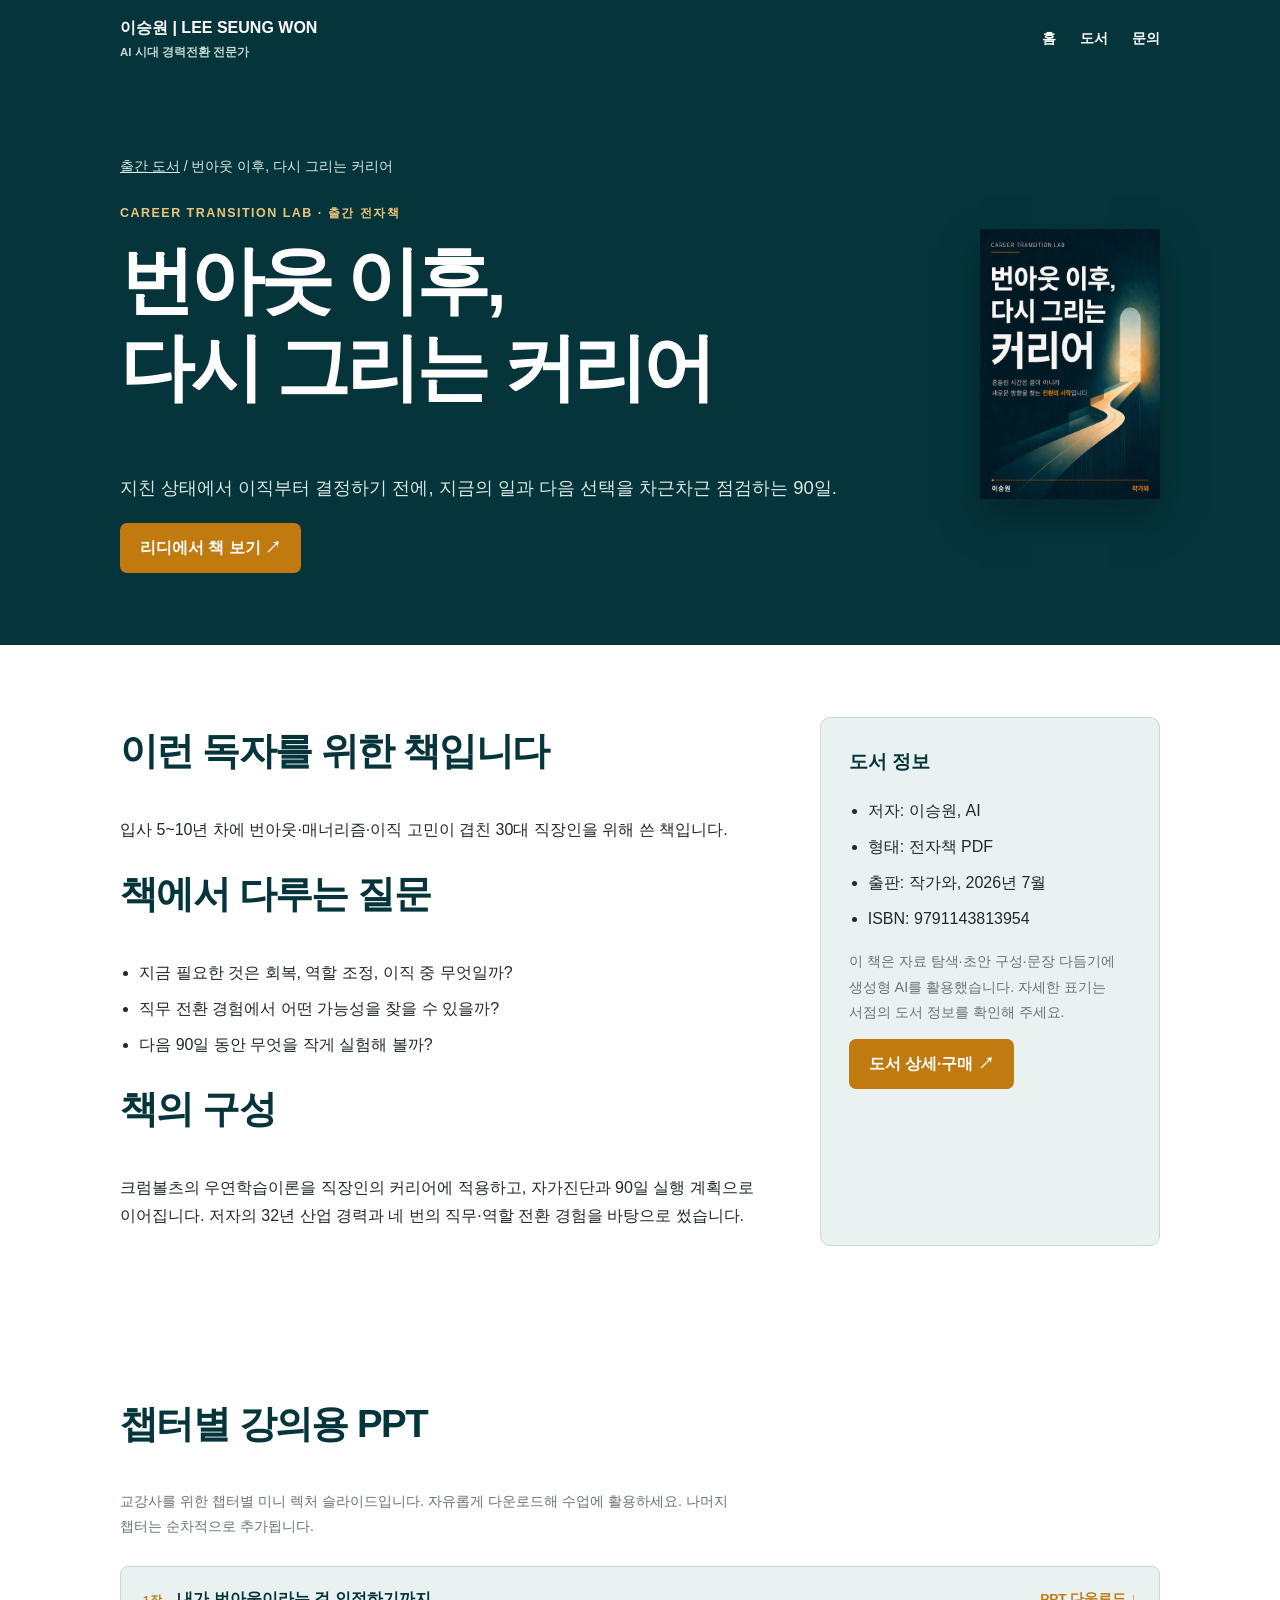
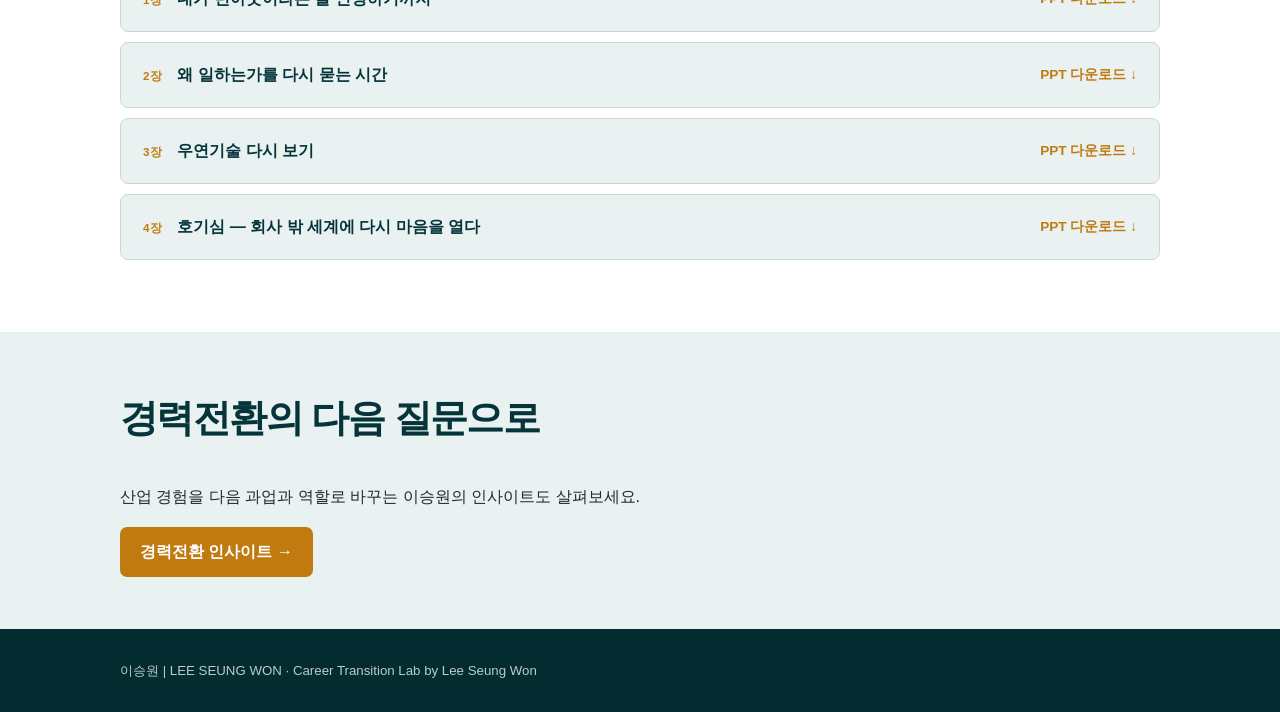
<file: books/career-after-burnout.html>
<!doctype html><html lang="ko"><head><meta charset="utf-8"><meta name="viewport" content="width=device-width,initial-scale=1"><meta name="description" content="번아웃과 이직 사이에서 흔들리는 30대 직장인을 위한 90일 커리어 재설계 전자책입니다."><link rel="canonical" href="https://lswon01.github.io/books/career-after-burnout.html"><meta property="og:title" content="번아웃 이후, 다시 그리는 커리어"><meta property="og:description" content="번아웃과 이직 사이에서 흔들리는 30대 직장인을 위한 90일 커리어 재설계 전자책입니다."><meta property="og:type" content="website"><meta property="og:url" content="https://lswon01.github.io/books/career-after-burnout.html"><meta property="og:image" content="https://lswon01.github.io/books/img/career-after-burnout.jpg"><meta name="twitter:card" content="summary_large_image"><title>번아웃 이후, 다시 그리는 커리어 | 이승원</title><link rel="stylesheet" href="style.css"></head><body><a class="skip" href="#main">본문으로 이동</a><header><div class="wrap nav"><a class="brand" href="../index.html">이승원 | LEE SEUNG WON<small>AI 시대 경력전환 전문가</small></a><div class="navlinks"><a href="../index.html">홈</a><a href="index.html">도서</a><a href="../index.html#contact">문의</a></div></div></header><main id="main"><section class="hero"><div class="wrap hero-content"><div><p class="breadcrumb"><a href="index.html">출간 도서</a> / 번아웃 이후, 다시 그리는 커리어</p><p class="eyebrow">Career Transition Lab · 출간 전자책</p><h1>번아웃 이후,<br>다시 그리는 커리어</h1><p class="lead">지친 상태에서 이직부터 결정하기 전에, 지금의 일과 다음 선택을 차근차근 점검하는 90일.</p><a class="btn" href="https://ridibooks.com/books/5273014822" target="_blank" rel="noopener noreferrer">리디에서 책 보기 ↗</a></div><img class="hero-cover" src="img/career-after-burnout.jpg" alt="《번아웃 이후, 다시 그리는 커리어》 표지" width="480" height="720"></div></section><section class="section white"><div class="wrap detail"><div class="copy"><h2>이런 독자를 위한 책입니다</h2><p>입사 5~10년 차에 번아웃·매너리즘·이직 고민이 겹친 30대 직장인을 위해 쓴 책입니다.</p><h2>책에서 다루는 질문</h2><ul><li>지금 필요한 것은 회복, 역할 조정, 이직 중 무엇일까?</li><li>직무 전환 경험에서 어떤 가능성을 찾을 수 있을까?</li><li>다음 90일 동안 무엇을 작게 실험해 볼까?</li></ul><h2>책의 구성</h2><p>크럼볼츠의 우연학습이론을 직장인의 커리어에 적용하고, 자가진단과 90일 실행 계획으로 이어집니다. 저자의 32년 산업 경력과 네 번의 직무·역할 전환 경험을 바탕으로 썼습니다.</p></div><aside class="panel"><h3>도서 정보</h3><ul><li>저자: 이승원, AI</li><li>형태: 전자책 PDF</li><li>출판: 작가와, 2026년 7월</li><li>ISBN: 9791143813954</li></ul><p class="subtle">이 책은 자료 탐색·초안 구성·문장 다듬기에 생성형 AI를 활용했습니다. 자세한 표기는 서점의 도서 정보를 확인해 주세요.</p><a class="btn" href="https://ridibooks.com/books/5273014822" target="_blank" rel="noopener noreferrer">도서 상세·구매 ↗</a></aside></div></section><section class="section white"><div class="wrap"><h2>챕터별 강의용 PPT</h2><p class="subtle" style="margin:10px 0 0;max-width:640px">교강사를 위한 챕터별 미니 렉처 슬라이드입니다. 자유롭게 다운로드해 수업에 활용하세요. 나머지 챕터는 순차적으로 추가됩니다.</p><div class="slides"><a class="slide-row" href="slides/career-after-burnout/ch1_burnout_recognition.pptx" download><span><span class="chnum">1장</span>내가 번아웃이라는 걸 인정하기까지</span><span class="dl">PPT 다운로드 ↓</span></a><a class="slide-row" href="slides/career-after-burnout/ch2_why_we_work.pptx" download><span><span class="chnum">2장</span>왜 일하는가를 다시 묻는 시간</span><span class="dl">PPT 다운로드 ↓</span></a><a class="slide-row" href="slides/career-after-burnout/ch3_happenstance_toolkit.pptx" download><span><span class="chnum">3장</span>우연기술 다시 보기</span><span class="dl">PPT 다운로드 ↓</span></a><a class="slide-row" href="slides/career-after-burnout/ch4_curiosity.pptx" download><span><span class="chnum">4장</span>호기심 — 회사 밖 세계에 다시 마음을 열다</span><span class="dl">PPT 다운로드 ↓</span></a></div></div></section><section class="cta"><div class="wrap"><h2>경력전환의 다음 질문으로</h2><p>산업 경험을 다음 과업과 역할로 바꾸는 이승원의 인사이트도 살펴보세요.</p><a class="btn" href="../index.html#insights">경력전환 인사이트 →</a></div></section></main><footer><div class="wrap">이승원 | LEE SEUNG WON · Career Transition Lab by Lee Seung Won</div></footer></body></html>
</file>
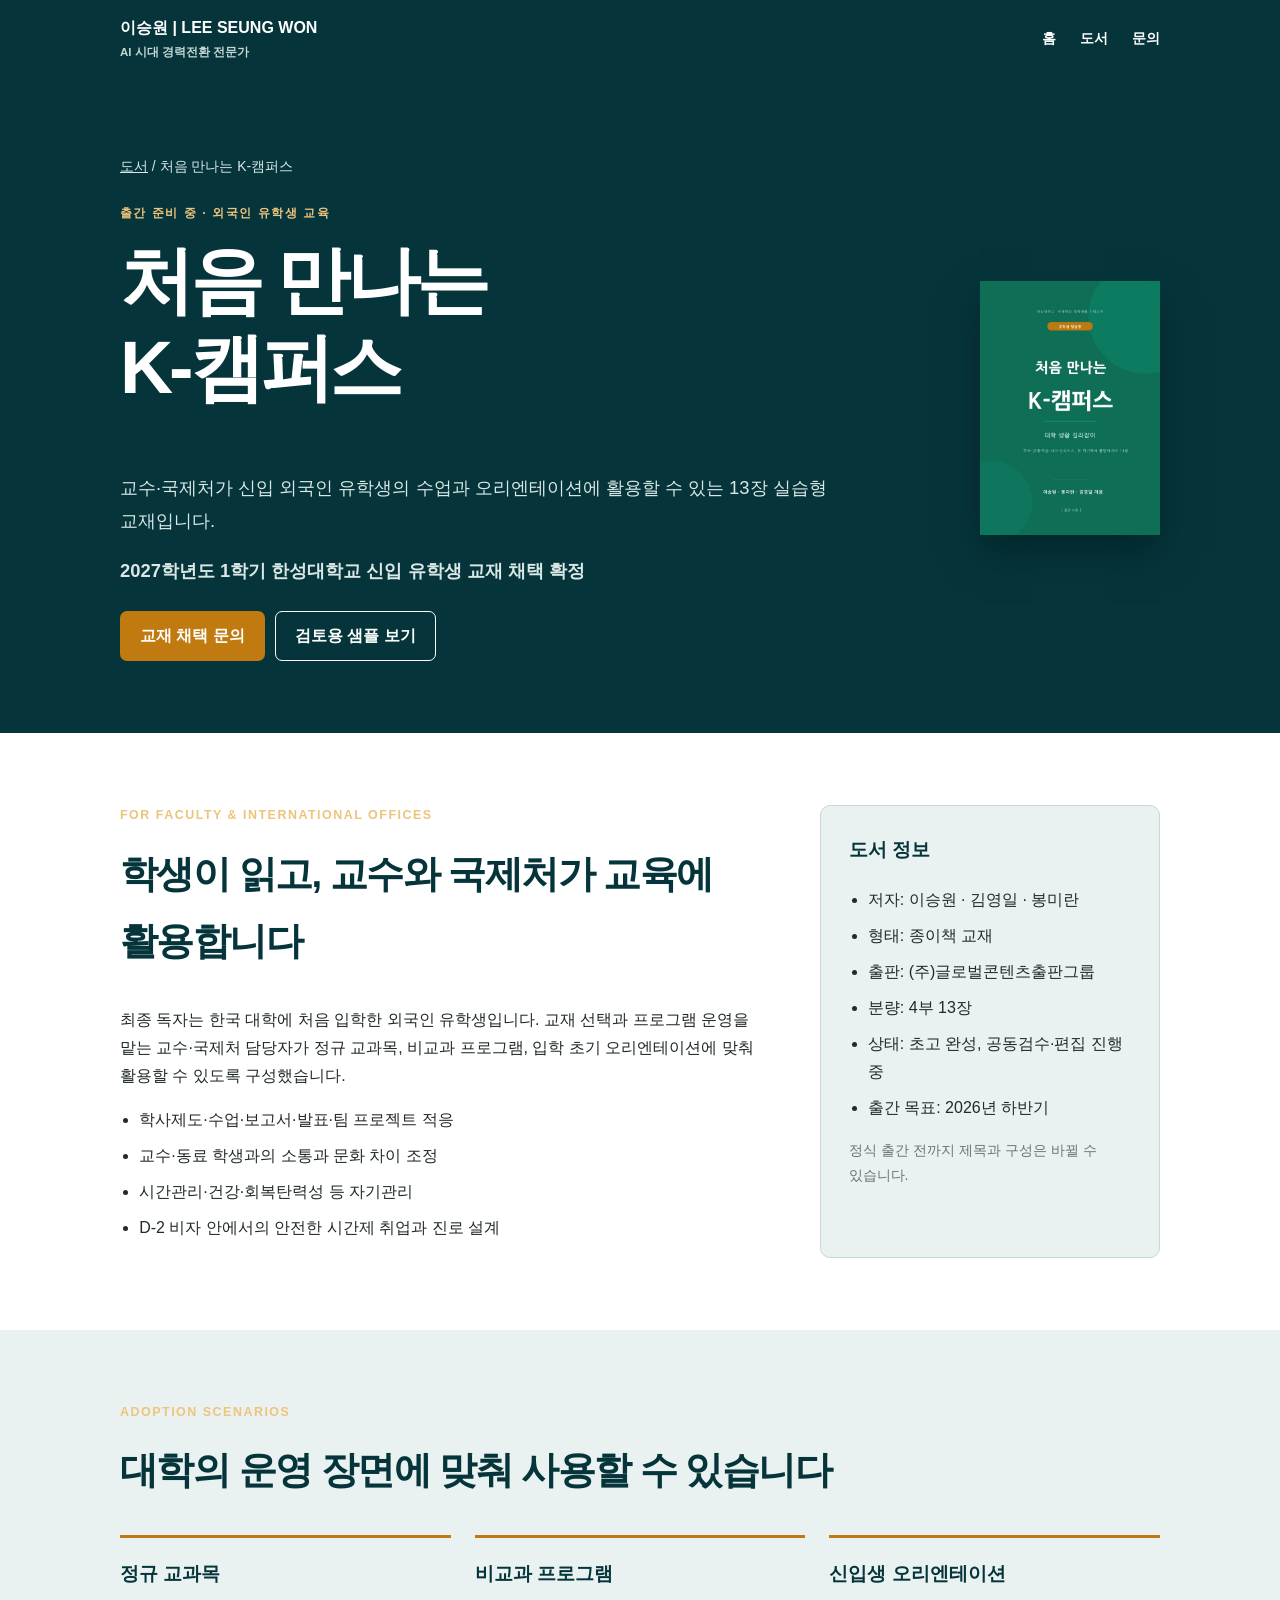
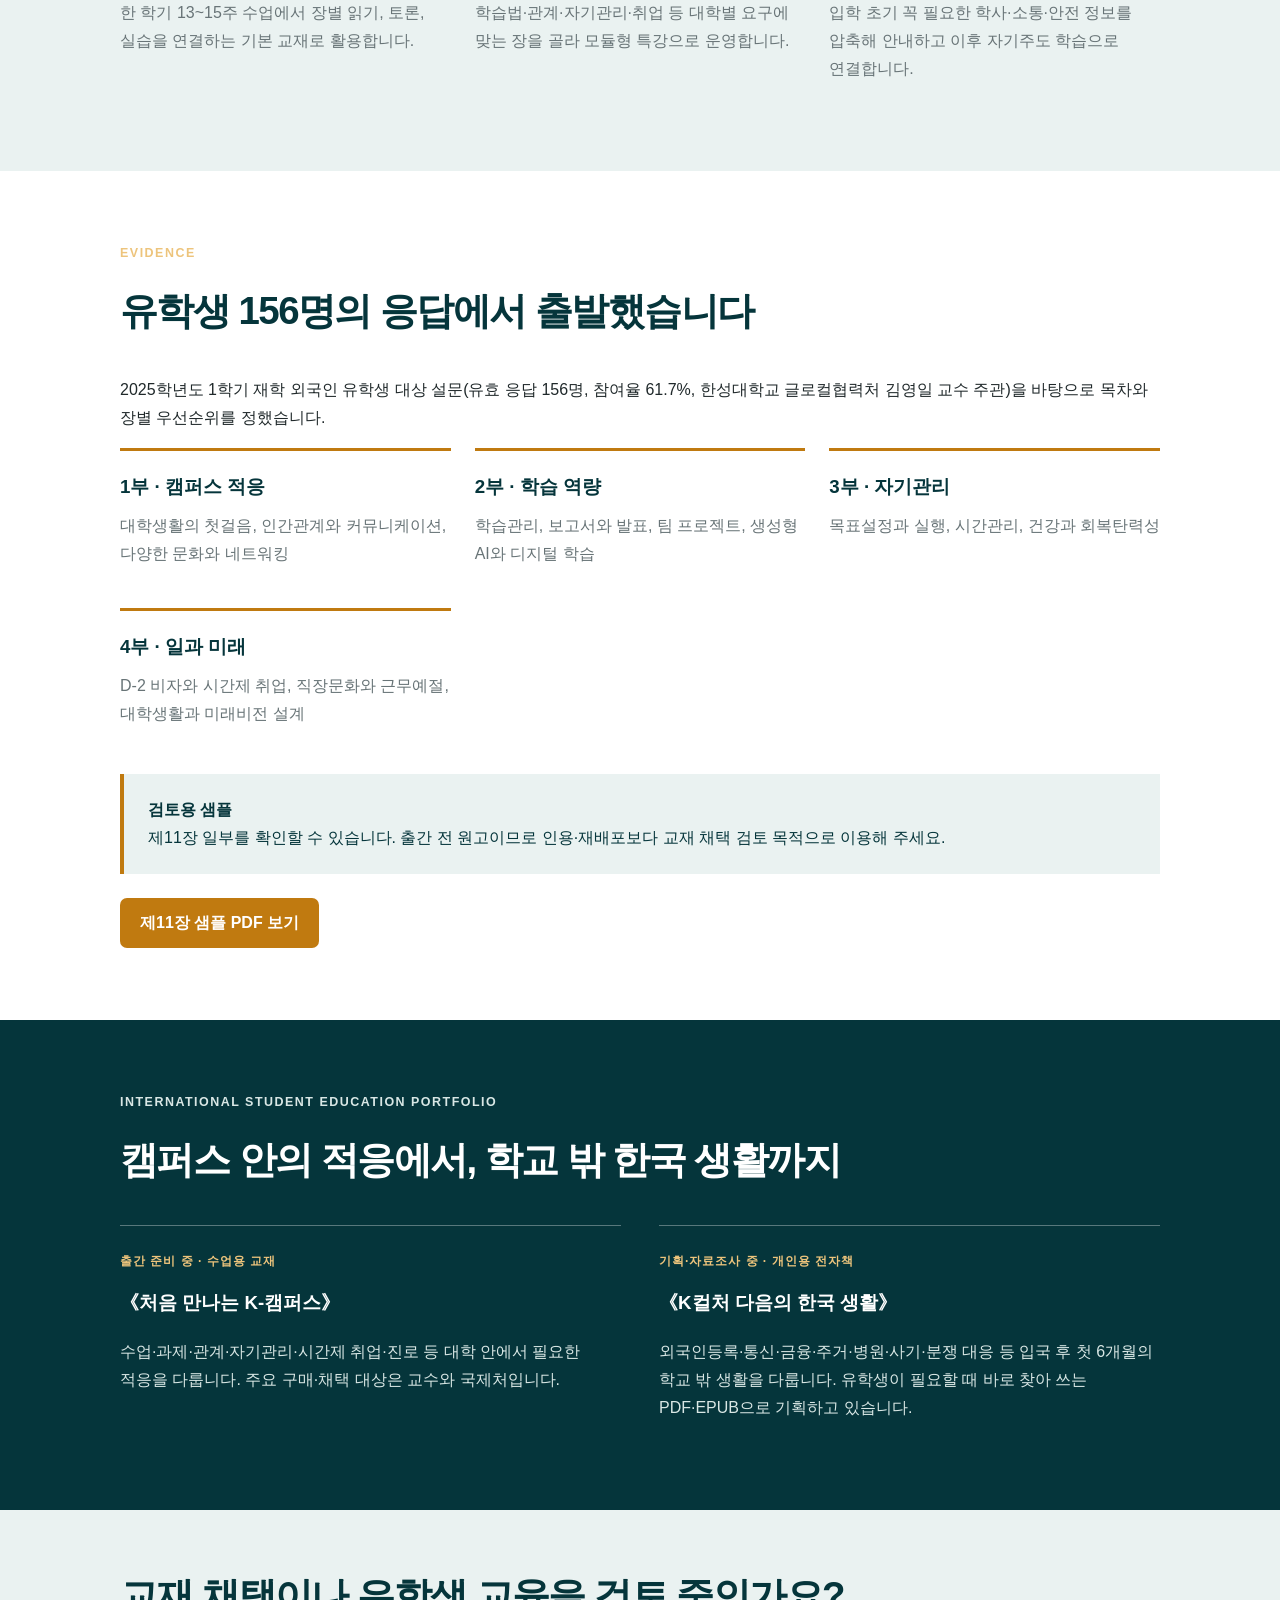
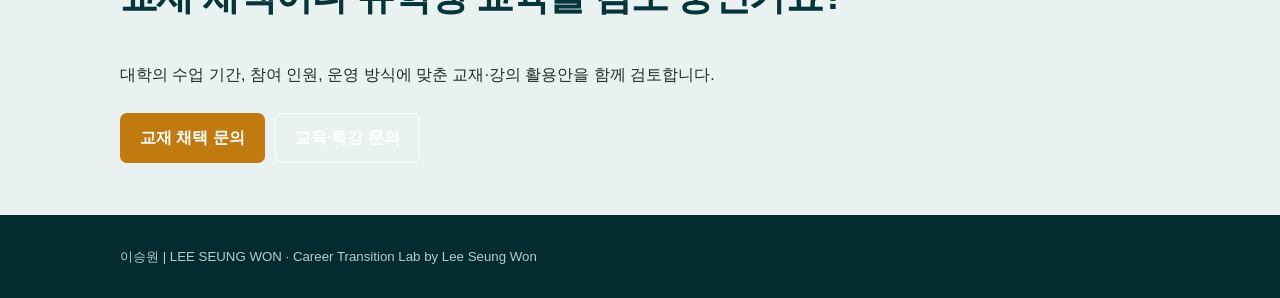
<file: books/international-student-guide.html>
<!doctype html>
<html lang="ko">
<head>
  <meta charset="utf-8">
  <meta name="viewport" content="width=device-width,initial-scale=1">
  <meta name="description" content="교수와 대학 국제처가 신입 외국인 유학생 수업·비교과·오리엔테이션에 활용할 수 있는 13장 실습형 교재 《처음 만나는 K-캠퍼스》 안내입니다.">
  <link rel="canonical" href="https://lswon01.github.io/books/international-student-guide.html">
  <meta property="og:title" content="처음 만나는 K-캠퍼스 | 교재 채택 안내">
  <meta property="og:description" content="신입 외국인 유학생의 대학생활 적응을 돕는 13장 실습형 교재. 교수·국제처 대상 채택과 활용 정보를 확인하세요.">
  <meta property="og:type" content="book">
  <meta property="og:url" content="https://lswon01.github.io/books/international-student-guide.html">
  <meta property="og:image" content="https://lswon01.github.io/books/img/k-campus-guide.jpg">
  <title>처음 만나는 K-캠퍼스 | 교재 채택 안내</title>
  <link rel="stylesheet" href="style.css">
</head>
<body>
  <a class="skip" href="#main">본문으로 이동</a>
  <header><div class="wrap nav">
    <a class="brand" href="../index.html">이승원 | LEE SEUNG WON<small>AI 시대 경력전환 전문가</small></a>
    <div class="navlinks"><a href="../index.html">홈</a><a href="index.html">도서</a><a href="../index.html#contact">문의</a></div>
  </div></header>
  <main id="main">
    <section class="hero"><div class="wrap hero-content">
      <div>
        <p class="breadcrumb"><a href="index.html">도서</a> / 처음 만나는 K-캠퍼스</p>
        <p class="eyebrow">출간 준비 중 · 외국인 유학생 교육</p>
        <h1>처음 만나는<br>K-캠퍼스</h1>
        <p class="lead">교수·국제처가 신입 외국인 유학생의 수업과 오리엔테이션에 활용할 수 있는 13장 실습형 교재입니다.</p>
        <p class="lead"><strong>2027학년도 1학기 한성대학교 신입 유학생 교재 채택 확정</strong></p>
        <div class="actions">
          <a class="btn" href="mailto:lswon@hansung.ac.kr?subject=%EC%B2%98%EC%9D%8C%20%EB%A7%8C%EB%82%98%EB%8A%94%20K-%EC%BA%A0%ED%8D%BC%EC%8A%A4%20%EA%B5%90%EC%9E%AC%20%EC%B1%84%ED%83%9D%20%EB%AC%B8%EC%9D%98">교재 채택 문의</a>
          <a class="btn outline" href="samples/k-campus-guide-ch11-sample.pdf" target="_blank" rel="noopener">검토용 샘플 보기</a>
        </div>
      </div>
      <img class="hero-cover" src="img/k-campus-guide.jpg" alt="《처음 만나는 K-캠퍼스》 표지" width="500" height="707">
    </div></section>

    <section class="section white"><div class="wrap detail">
      <div class="copy">
        <p class="eyebrow">For Faculty &amp; International Offices</p>
        <h2>학생이 읽고, 교수와 국제처가 교육에 활용합니다</h2>
        <p>최종 독자는 한국 대학에 처음 입학한 외국인 유학생입니다. 교재 선택과 프로그램 운영을 맡는 교수·국제처 담당자가 정규 교과목, 비교과 프로그램, 입학 초기 오리엔테이션에 맞춰 활용할 수 있도록 구성했습니다.</p>
        <ul>
          <li>학사제도·수업·보고서·발표·팀 프로젝트 적응</li>
          <li>교수·동료 학생과의 소통과 문화 차이 조정</li>
          <li>시간관리·건강·회복탄력성 등 자기관리</li>
          <li>D-2 비자 안에서의 안전한 시간제 취업과 진로 설계</li>
        </ul>
      </div>
      <aside class="panel">
        <h3>도서 정보</h3>
        <ul>
          <li>저자: 이승원 · 김영일 · 봉미란</li>
          <li>형태: 종이책 교재</li>
          <li>출판: (주)글로벌콘텐츠출판그룹</li>
          <li>분량: 4부 13장</li>
          <li>상태: 초고 완성, 공동검수·편집 진행 중</li>
          <li>출간 목표: 2026년 하반기</li>
        </ul>
        <p class="subtle">정식 출간 전까지 제목과 구성은 바뀔 수 있습니다.</p>
      </aside>
    </div></section>

    <section class="section forthcoming-section"><div class="wrap">
      <p class="eyebrow">Adoption Scenarios</p>
      <h2>대학의 운영 장면에 맞춰 사용할 수 있습니다</h2>
      <div class="use-grid">
        <article class="use-item"><h3>정규 교과목</h3><p>한 학기 13~15주 수업에서 장별 읽기, 토론, 실습을 연결하는 기본 교재로 활용합니다.</p></article>
        <article class="use-item"><h3>비교과 프로그램</h3><p>학습법·관계·자기관리·취업 등 대학별 요구에 맞는 장을 골라 모듈형 특강으로 운영합니다.</p></article>
        <article class="use-item"><h3>신입생 오리엔테이션</h3><p>입학 초기 꼭 필요한 학사·소통·안전 정보를 압축해 안내하고 이후 자기주도 학습으로 연결합니다.</p></article>
      </div>
    </div></section>

    <section class="section white"><div class="wrap">
      <p class="eyebrow">Evidence</p>
      <h2>유학생 156명의 응답에서 출발했습니다</h2>
      <p>2025학년도 1학기 재학 외국인 유학생 대상 설문(유효 응답 156명, 참여율 61.7%, 한성대학교 글로컬협력처 김영일 교수 주관)을 바탕으로 목차와 장별 우선순위를 정했습니다.</p>
      <div class="chapter-grid">
        <article class="chapter-group"><h3>1부 · 캠퍼스 적응</h3><p>대학생활의 첫걸음, 인간관계와 커뮤니케이션, 다양한 문화와 네트워킹</p></article>
        <article class="chapter-group"><h3>2부 · 학습 역량</h3><p>학습관리, 보고서와 발표, 팀 프로젝트, 생성형 AI와 디지털 학습</p></article>
        <article class="chapter-group"><h3>3부 · 자기관리</h3><p>목표설정과 실행, 시간관리, 건강과 회복탄력성</p></article>
        <article class="chapter-group"><h3>4부 · 일과 미래</h3><p>D-2 비자와 시간제 취업, 직장문화와 근무예절, 대학생활과 미래비전 설계</p></article>
      </div>
      <div class="notice" style="margin-top:30px"><strong>검토용 샘플</strong><br>제11장 일부를 확인할 수 있습니다. 출간 전 원고이므로 인용·재배포보다 교재 채택 검토 목적으로 이용해 주세요.</div>
      <div class="actions"><a class="btn" href="samples/k-campus-guide-ch11-sample.pdf" target="_blank" rel="noopener">제11장 샘플 PDF 보기</a></div>
    </div></section>

    <section class="section connection"><div class="wrap">
      <p class="eyebrow">International Student Education Portfolio</p>
      <h2>캠퍼스 안의 적응에서, 학교 밖 한국 생활까지</h2>
      <div class="connection-grid">
        <article class="connection-item"><span class="state">출간 준비 중 · 수업용 교재</span><h3>《처음 만나는 K-캠퍼스》</h3><p>수업·과제·관계·자기관리·시간제 취업·진로 등 대학 안에서 필요한 적응을 다룹니다. 주요 구매·채택 대상은 교수와 국제처입니다.</p></article>
        <article class="connection-item"><span class="state">기획·자료조사 중 · 개인용 전자책</span><h3>《K컬처 다음의 한국 생활》</h3><p>외국인등록·통신·금융·주거·병원·사기·분쟁 대응 등 입국 후 첫 6개월의 학교 밖 생활을 다룹니다. 유학생이 필요할 때 바로 찾아 쓰는 PDF·EPUB으로 기획하고 있습니다.</p></article>
      </div>
    </div></section>

    <section class="cta" id="contact-adopt"><div class="wrap">
      <h2>교재 채택이나 유학생 교육을 검토 중인가요?</h2>
      <p>대학의 수업 기간, 참여 인원, 운영 방식에 맞춘 교재·강의 활용안을 함께 검토합니다.</p>
      <div class="actions">
        <a class="btn" href="mailto:lswon@hansung.ac.kr?subject=%EC%9C%A0%ED%95%99%EC%83%9D%20%EA%B5%90%EC%9E%AC%20%EC%B1%84%ED%83%9D%20%EB%AC%B8%EC%9D%98">교재 채택 문의</a>
        <a class="btn outline" href="mailto:lswon01@gmail.com?subject=%EC%99%B8%EA%B5%AD%EC%9D%B8%20%EC%9C%A0%ED%95%99%EC%83%9D%20%EA%B5%90%EC%9C%A1%20%EB%AC%B8%EC%9D%98">교육·특강 문의</a>
      </div>
    </div></section>
  </main>
  <footer><div class="wrap">이승원 | LEE SEUNG WON · Career Transition Lab by Lee Seung Won</div></footer>
</body>
</html>
</file>
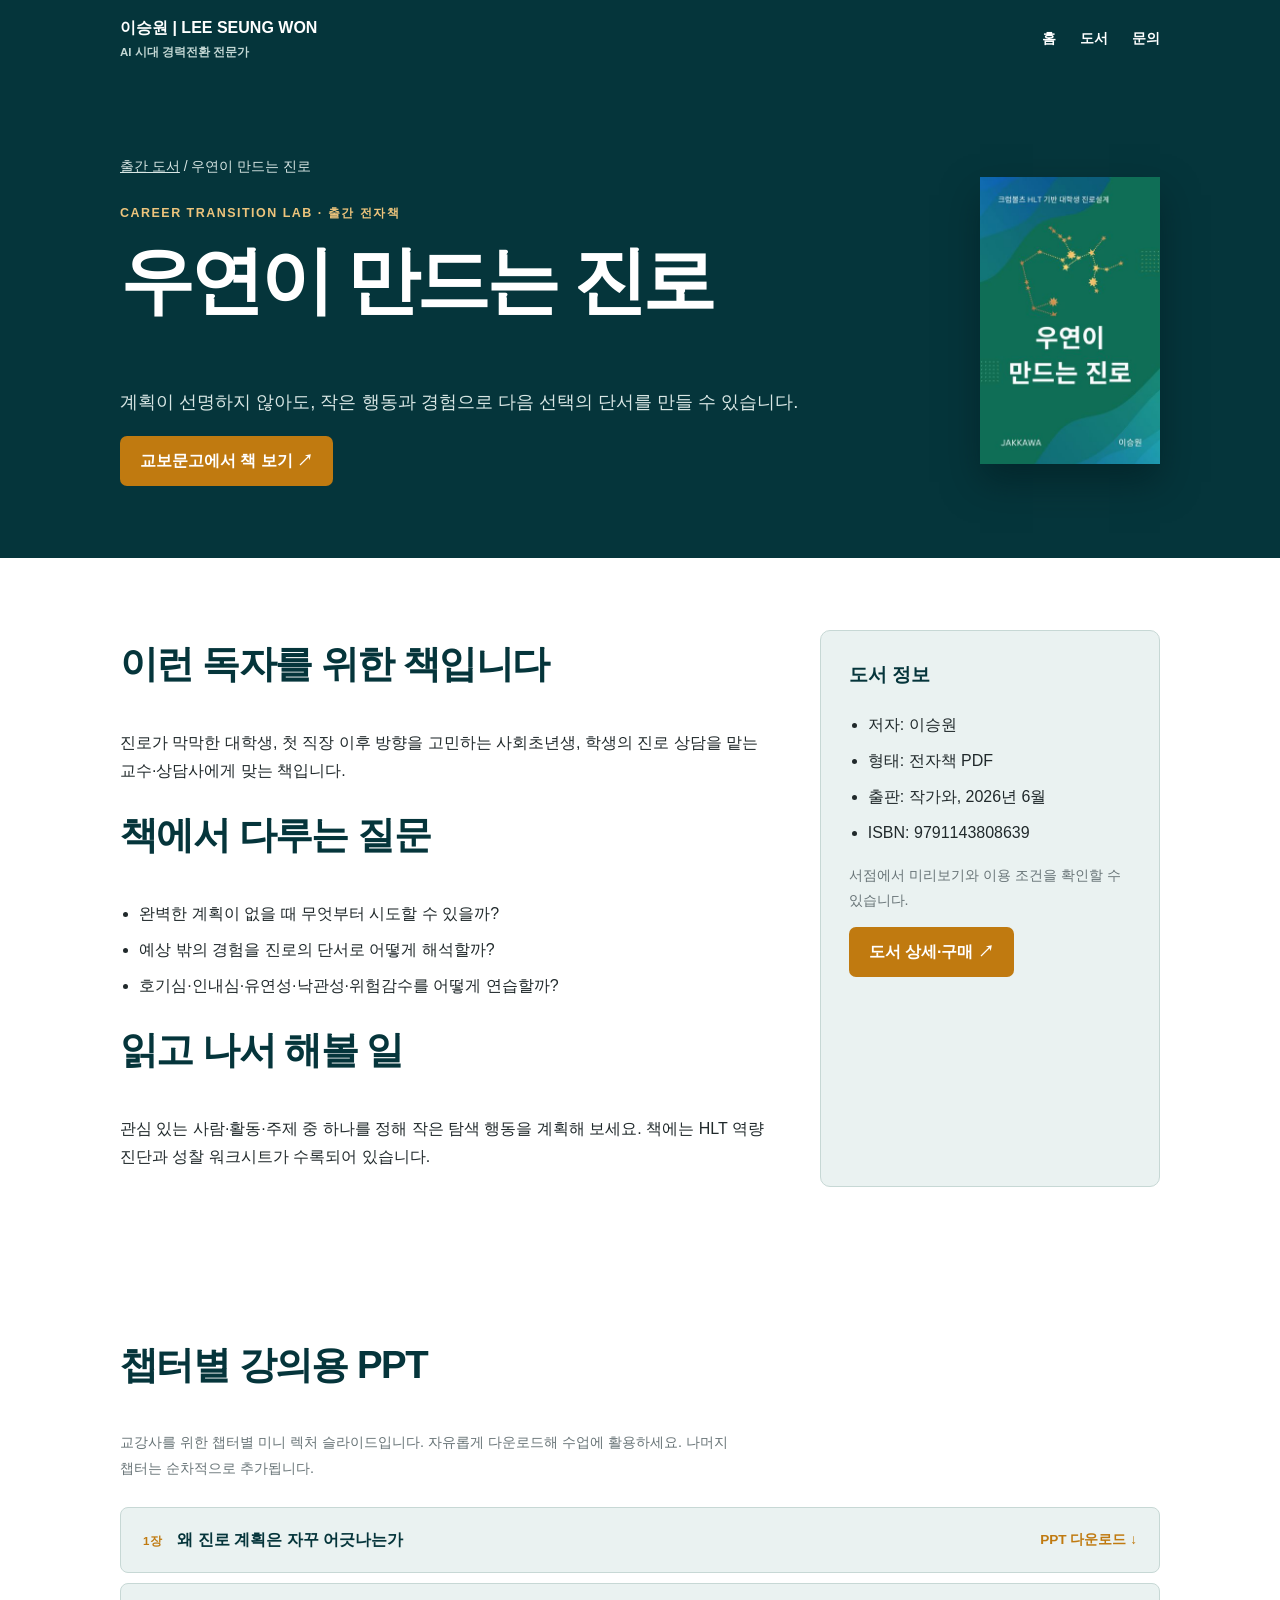
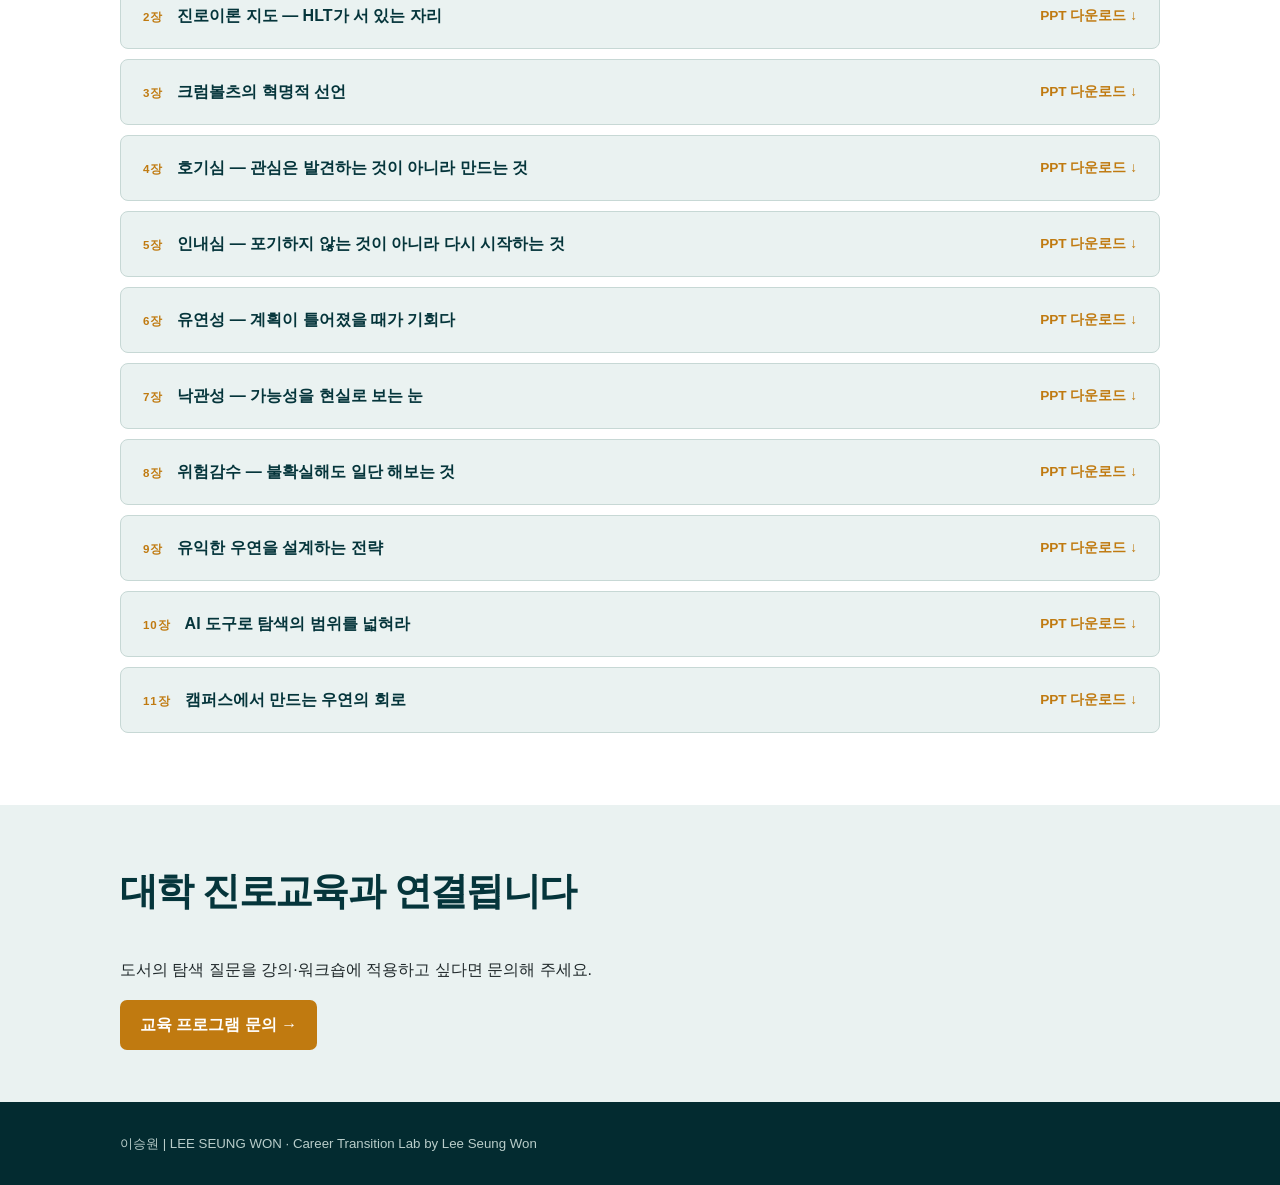
<file: books/serendipity-career.html>
<!doctype html><html lang="ko"><head><meta charset="utf-8"><meta name="viewport" content="width=device-width,initial-scale=1"><meta name="description" content="대학생과 사회초년생을 위한 진로 탐색 실전 가이드. 우연학습이론의 다섯 기술을 실제 진로 상황에 적용합니다."><link rel="canonical" href="https://lswon01.github.io/books/serendipity-career.html"><meta property="og:title" content="우연이 만드는 진로"><meta property="og:description" content="대학생과 사회초년생을 위한 진로 탐색 실전 가이드. 우연학습이론의 다섯 기술을 실제 진로 상황에 적용합니다."><meta property="og:type" content="website"><meta property="og:url" content="https://lswon01.github.io/books/serendipity-career.html"><meta property="og:image" content="https://lswon01.github.io/books/img/serendipity-career.jpg"><meta name="twitter:card" content="summary_large_image"><title>우연이 만드는 진로 | 이승원</title><link rel="stylesheet" href="style.css"></head><body><a class="skip" href="#main">본문으로 이동</a><header><div class="wrap nav"><a class="brand" href="../index.html">이승원 | LEE SEUNG WON<small>AI 시대 경력전환 전문가</small></a><div class="navlinks"><a href="../index.html">홈</a><a href="index.html">도서</a><a href="../index.html#contact">문의</a></div></div></header><main id="main"><section class="hero"><div class="wrap hero-content"><div><p class="breadcrumb"><a href="index.html">출간 도서</a> / 우연이 만드는 진로</p><p class="eyebrow">Career Transition Lab · 출간 전자책</p><h1>우연이 만드는 진로</h1><p class="lead">계획이 선명하지 않아도, 작은 행동과 경험으로 다음 선택의 단서를 만들 수 있습니다.</p><a class="btn" href="https://ebook-product.kyobobook.co.kr/dig/epd/sam/E000013129090" target="_blank" rel="noopener noreferrer">교보문고에서 책 보기 ↗</a></div><img class="hero-cover" src="img/serendipity-career.jpg" alt="《우연이 만드는 진로》 표지" width="370" height="590"></div></section><section class="section white"><div class="wrap detail"><div class="copy"><h2>이런 독자를 위한 책입니다</h2><p>진로가 막막한 대학생, 첫 직장 이후 방향을 고민하는 사회초년생, 학생의 진로 상담을 맡는 교수·상담사에게 맞는 책입니다.</p><h2>책에서 다루는 질문</h2><ul><li>완벽한 계획이 없을 때 무엇부터 시도할 수 있을까?</li><li>예상 밖의 경험을 진로의 단서로 어떻게 해석할까?</li><li>호기심·인내심·유연성·낙관성·위험감수를 어떻게 연습할까?</li></ul><h2>읽고 나서 해볼 일</h2><p>관심 있는 사람·활동·주제 중 하나를 정해 작은 탐색 행동을 계획해 보세요. 책에는 HLT 역량 진단과 성찰 워크시트가 수록되어 있습니다.</p></div><aside class="panel"><h3>도서 정보</h3><ul><li>저자: 이승원</li><li>형태: 전자책 PDF</li><li>출판: 작가와, 2026년 6월</li><li>ISBN: 9791143808639</li></ul><p class="subtle">서점에서 미리보기와 이용 조건을 확인할 수 있습니다.</p><a class="btn" href="https://ebook-product.kyobobook.co.kr/dig/epd/sam/E000013129090" target="_blank" rel="noopener noreferrer">도서 상세·구매 ↗</a></aside></div></section><section class="section white"><div class="wrap"><h2>챕터별 강의용 PPT</h2><p class="subtle" style="margin:10px 0 0;max-width:640px">교강사를 위한 챕터별 미니 렉처 슬라이드입니다. 자유롭게 다운로드해 수업에 활용하세요. 나머지 챕터는 순차적으로 추가됩니다.</p><div class="slides"><a class="slide-row" href="slides/serendipity-career/ch1_why_plans_derail.pptx" download><span><span class="chnum">1장</span>왜 진로 계획은 자꾸 어긋나는가</span><span class="dl">PPT 다운로드 ↓</span></a><a class="slide-row" href="slides/serendipity-career/ch2_theory_map.pptx" download><span><span class="chnum">2장</span>진로이론 지도 — HLT가 서 있는 자리</span><span class="dl">PPT 다운로드 ↓</span></a><a class="slide-row" href="slides/serendipity-career/ch3_krumboltz_declaration.pptx" download><span><span class="chnum">3장</span>크럼볼츠의 혁명적 선언</span><span class="dl">PPT 다운로드 ↓</span></a><a class="slide-row" href="slides/serendipity-career/ch4_curiosity.pptx" download><span><span class="chnum">4장</span>호기심 — 관심은 발견하는 것이 아니라 만드는 것</span><span class="dl">PPT 다운로드 ↓</span></a><a class="slide-row" href="slides/serendipity-career/ch5_persistence.pptx" download><span><span class="chnum">5장</span>인내심 — 포기하지 않는 것이 아니라 다시 시작하는 것</span><span class="dl">PPT 다운로드 ↓</span></a><a class="slide-row" href="slides/serendipity-career/ch6_flexibility.pptx" download><span><span class="chnum">6장</span>유연성 — 계획이 틀어졌을 때가 기회다</span><span class="dl">PPT 다운로드 ↓</span></a><a class="slide-row" href="slides/serendipity-career/ch7_optimism.pptx" download><span><span class="chnum">7장</span>낙관성 — 가능성을 현실로 보는 눈</span><span class="dl">PPT 다운로드 ↓</span></a><a class="slide-row" href="slides/serendipity-career/ch8_risk_taking.pptx" download><span><span class="chnum">8장</span>위험감수 — 불확실해도 일단 해보는 것</span><span class="dl">PPT 다운로드 ↓</span></a><a class="slide-row" href="slides/serendipity-career/ch9_designing_luck.pptx" download><span><span class="chnum">9장</span>유익한 우연을 설계하는 전략</span><span class="dl">PPT 다운로드 ↓</span></a><a class="slide-row" href="slides/serendipity-career/ch10_ai_tools.pptx" download><span><span class="chnum">10장</span>AI 도구로 탐색의 범위를 넓혀라</span><span class="dl">PPT 다운로드 ↓</span></a><a class="slide-row" href="slides/serendipity-career/ch11_campus_circuits.pptx" download><span><span class="chnum">11장</span>캠퍼스에서 만드는 우연의 회로</span><span class="dl">PPT 다운로드 ↓</span></a></div></div></section><section class="cta"><div class="wrap"><h2>대학 진로교육과 연결됩니다</h2><p>도서의 탐색 질문을 강의·워크숍에 적용하고 싶다면 문의해 주세요.</p><a class="btn" href="../index.html#contact">교육 프로그램 문의 →</a></div></section></main><footer><div class="wrap">이승원 | LEE SEUNG WON · Career Transition Lab by Lee Seung Won</div></footer></body></html>
</file>
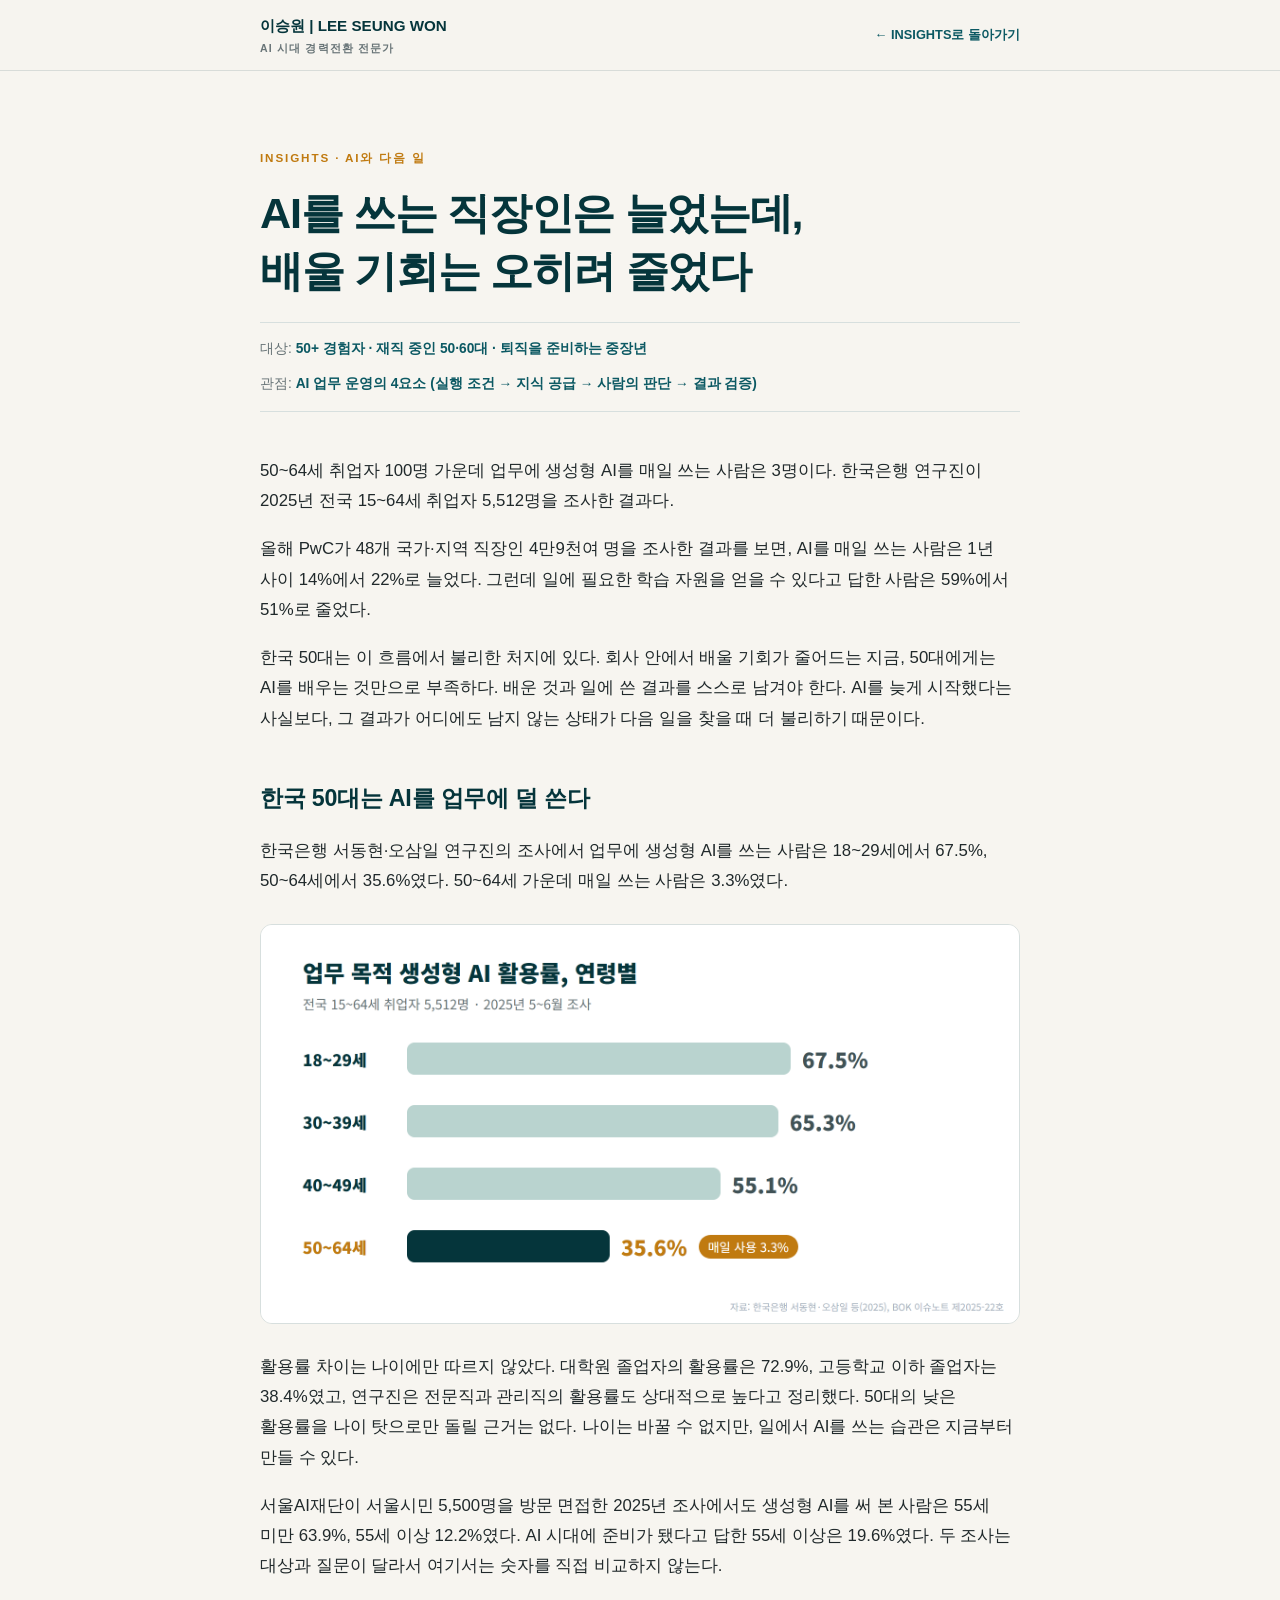
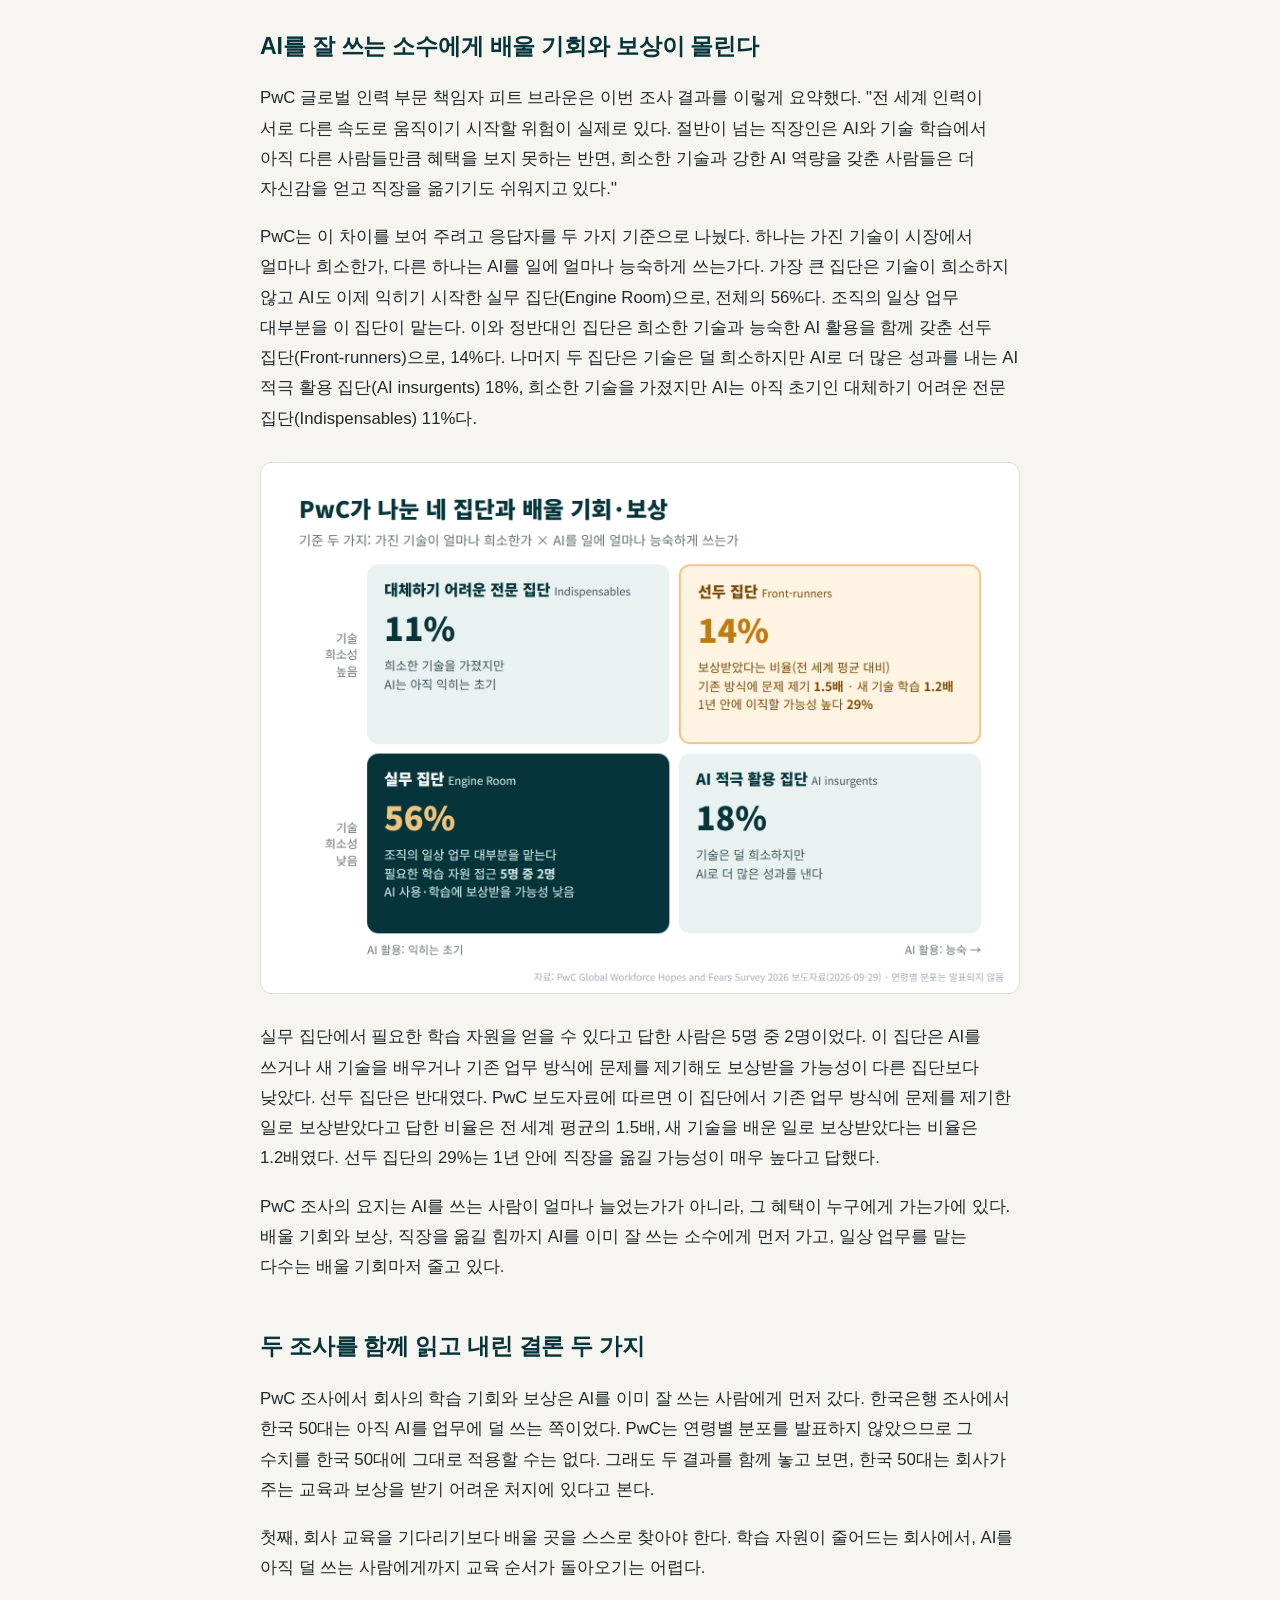
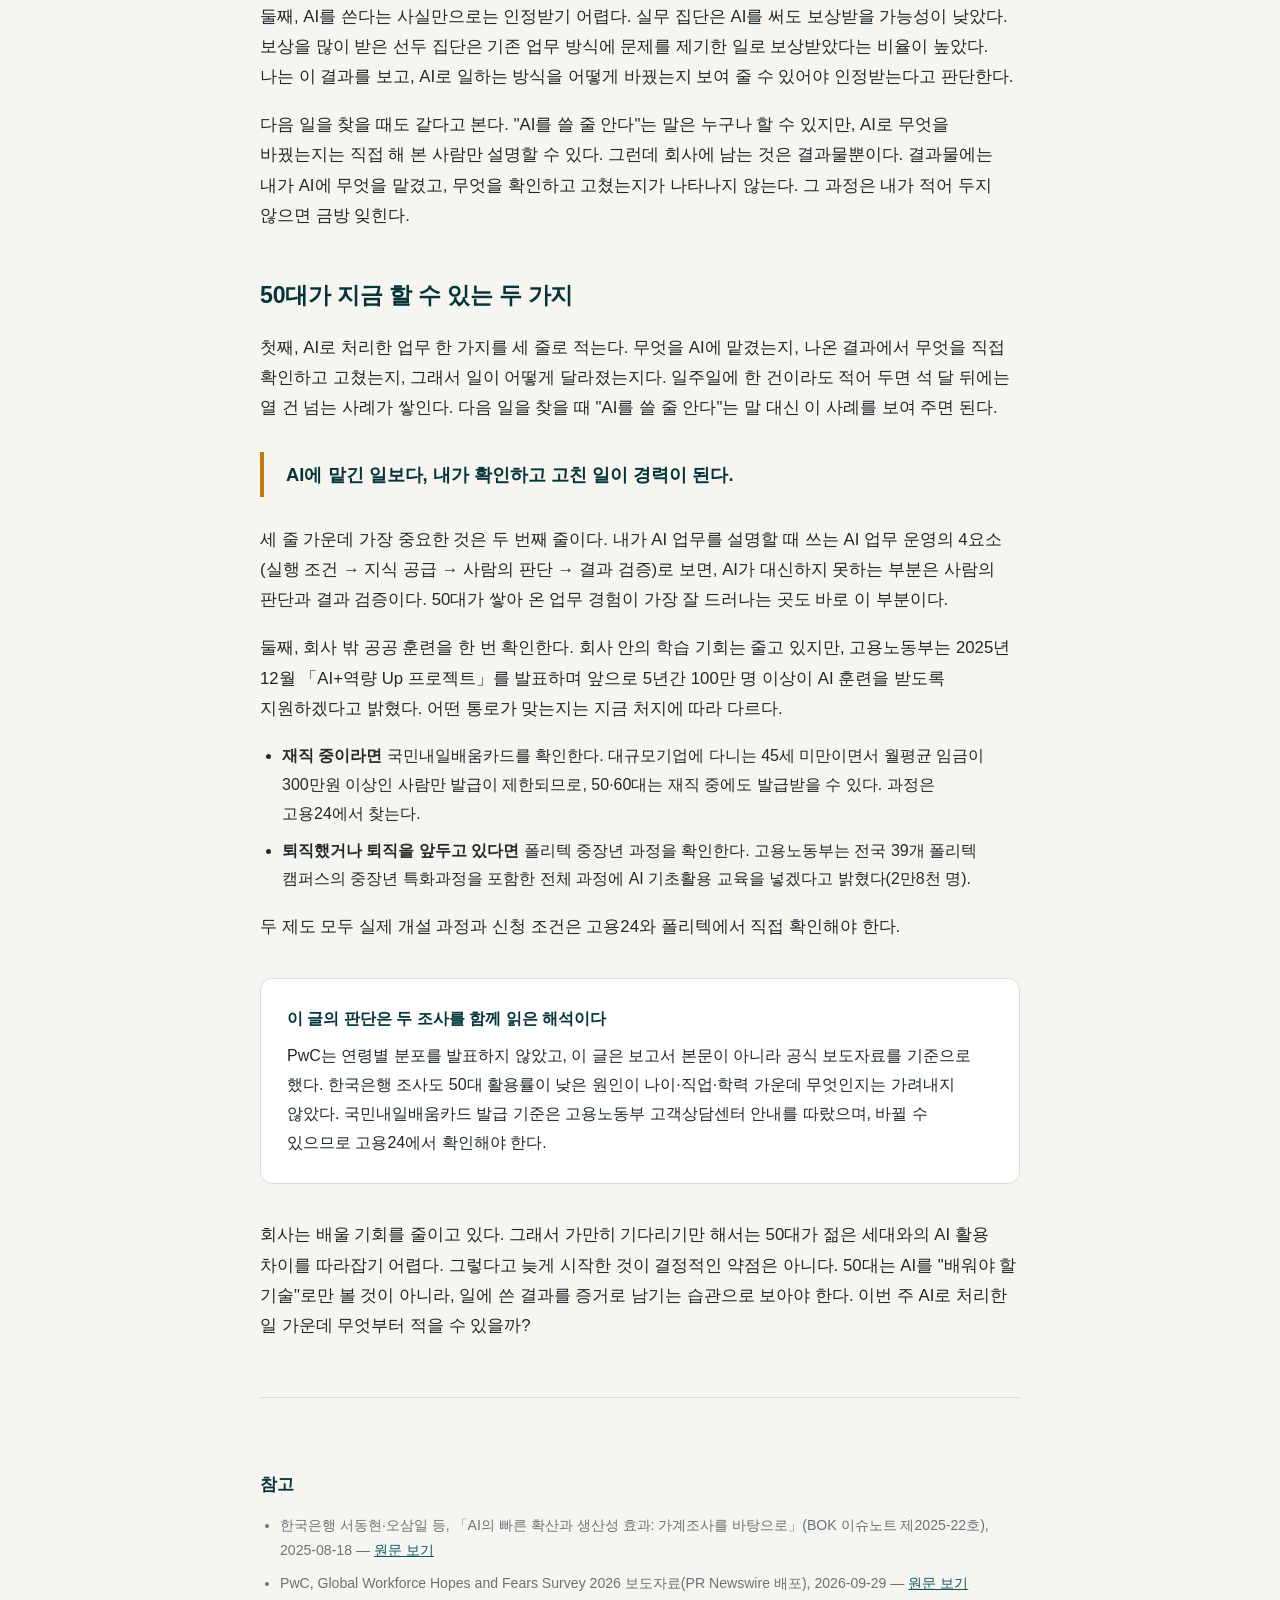
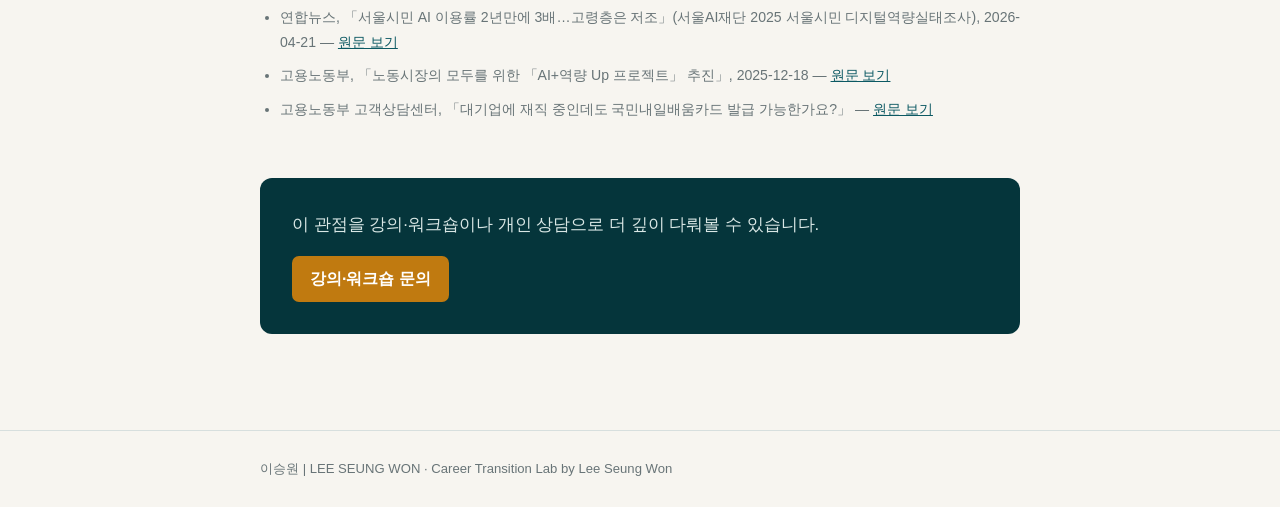
<file: insights/261001_ai-learning-gap.html>
<!doctype html>
<html lang="ko">
<head>
  <meta charset="utf-8">
  <meta name="viewport" content="width=device-width,initial-scale=1">
  <meta name="description" content="50~64세 직장인 100명 중 업무에 AI를 매일 쓰는 사람은 3명이다. 회사 안 배울 기회가 줄어드는 지금, 50대는 AI를 배우는 것에 더해 일에 쓴 결과를 스스로 남겨야 한다.">
  <meta name="theme-color" content="#05353B">
  <title>AI를 쓰는 직장인은 늘었는데, 배울 기회는 오히려 줄었다 | 이승원</title>
  <style>
    :root{--deep:#032b30;--teal:#05353b;--teal2:#0c5963;--mint:#eaf2f1;--amber:#c07a10;--amber2:#f3e4c9;--bg:#f7f5f0;--paper:#fff;--ink:#20292b;--muted:#687477;--line:#d7dfde;--max:760px}
    *{box-sizing:border-box}html{scroll-behavior:smooth}body{margin:0;background:var(--bg);color:var(--ink);font-family:"Pretendard","Noto Sans KR","Malgun Gothic",Arial,sans-serif;line-height:1.8;word-break:keep-all}
    a{color:var(--teal2)}.wrap{width:min(var(--max),calc(100% - 48px));margin:auto}
    header{border-bottom:1px solid rgba(5,53,59,.12);background:rgba(247,245,240,.94)}.nav{display:flex;align-items:center;justify-content:space-between;min-height:70px}
    .brand{color:var(--teal);font-weight:900;text-decoration:none;font-size:.95rem}.brand small{display:block;color:var(--muted);font-size:.66rem;letter-spacing:.11em;font-weight:700}
    .back{font-size:.8rem;font-weight:800;color:var(--teal2);text-decoration:none}
    main{padding:64px 0 96px}
    .eyebrow{margin-bottom:16px;color:var(--amber);font-size:.73rem;font-weight:900;letter-spacing:.16em;text-transform:uppercase}
    h1{margin:0 0 22px;color:var(--teal);font-size:clamp(1.8rem,4vw,2.7rem);line-height:1.35;letter-spacing:-.03em}
    .meta{display:flex;flex-wrap:wrap;gap:10px 18px;margin-bottom:44px;color:var(--muted);font-size:.86rem;border-top:1px solid var(--line);border-bottom:1px solid var(--line);padding:14px 0}
    .meta b{color:var(--teal2);font-weight:800}
    article h2{margin:44px 0 16px;color:var(--teal);font-size:1.45rem;letter-spacing:-.01em}
    article p{margin:0 0 18px;font-size:1.05rem}
    article blockquote{margin:28px 0;padding:6px 0 6px 22px;border-left:4px solid var(--amber);color:var(--teal);font-size:1.15rem;font-weight:700}
    article ul,article ol{margin:0 0 18px;padding-left:22px}article li{margin-bottom:8px}
    article code{background:var(--mint);padding:.1em .4em;border-radius:4px;font-size:.92em}
    .framework-shot{margin:28px 0;border:1px solid var(--line);border-radius:12px;overflow:hidden}
    .framework-shot img{display:block;width:100%;height:auto}
    .callout{margin:36px 0;padding:26px;background:var(--paper);border:1px solid var(--line);border-radius:12px}
    .callout b{display:block;margin-bottom:8px;color:var(--teal)}
    .refs{margin-top:56px;padding-top:28px;border-top:1px solid var(--line);color:var(--muted);font-size:.88rem}
    .refs h2{margin-bottom:12px;color:var(--teal);font-size:1.05rem}
    .refs ul{padding-left:20px}
    .cta{margin-top:56px;padding:32px;background:var(--teal);color:#fff;border-radius:12px}
    .cta p{margin:0 0 16px;color:#d9e7e5}
    .cta a{display:inline-flex;min-height:46px;align-items:center;padding:0 18px;background:var(--amber);color:#fff;border-radius:7px;font-weight:850;text-decoration:none}
    .audio-card{margin:28px 0 8px;padding:20px 24px;background:var(--mint);border:1px solid var(--line);border-radius:12px}
    .audio-card b{display:block;margin-bottom:10px;color:var(--teal);font-size:.92rem}
    .audio-card audio{width:100%}
    .audio-card .dl{display:block;margin-top:8px;font-size:.82rem;color:var(--muted)}
    .audio-card .dl a{color:var(--teal2);text-decoration:underline}
    footer{padding:26px 0;color:var(--muted);font-size:.82rem;border-top:1px solid var(--line)}
    @media(max-width:620px){.wrap{width:min(var(--max),calc(100% - 32px))}main{padding:44px 0 72px}}
  </style>
</head>
<body>
  <header><div class="wrap nav">
    <a class="brand" href="../index.html">이승원 | LEE SEUNG WON<small>AI 시대 경력전환 전문가</small></a>
    <a class="back" href="../index.html#insights">← INSIGHTS로 돌아가기</a>
  </div></header>
  <main><div class="wrap">
    <p class="eyebrow">Insights · AI와 다음 일</p>
    <h1>AI를 쓰는 직장인은 늘었는데,<br>배울 기회는 오히려 줄었다</h1>
    <div class="meta"><span>대상: <b>50+ 경험자 · 재직 중인 50·60대 · 퇴직을 준비하는 중장년</b></span><span>관점: <b>AI 업무 운영의 4요소 (실행 조건 → 지식 공급 → 사람의 판단 → 결과 검증)</b></span></div>

    <article>
      <p>50~64세 취업자 100명 가운데 업무에 생성형 AI를 매일 쓰는 사람은 3명이다. 한국은행 연구진이 2025년 전국 15~64세 취업자 5,512명을 조사한 결과다.</p>
      <p>올해 PwC가 48개 국가·지역 직장인 4만9천여 명을 조사한 결과를 보면, AI를 매일 쓰는 사람은 1년 사이 14%에서 22%로 늘었다. 그런데 일에 필요한 학습 자원을 얻을 수 있다고 답한 사람은 59%에서 51%로 줄었다.</p>
      <p>한국 50대는 이 흐름에서 불리한 처지에 있다. 회사 안에서 배울 기회가 줄어드는 지금, 50대에게는 AI를 배우는 것만으로 부족하다. 배운 것과 일에 쓴 결과를 스스로 남겨야 한다. AI를 늦게 시작했다는 사실보다, 그 결과가 어디에도 남지 않는 상태가 다음 일을 찾을 때 더 불리하기 때문이다.</p>
      <h2>한국 50대는 AI를 업무에 덜 쓴다</h2>
      <p>한국은행 서동현·오삼일 연구진의 조사에서 업무에 생성형 AI를 쓰는 사람은 18~29세에서 67.5%, 50~64세에서 35.6%였다. 50~64세 가운데 매일 쓰는 사람은 3.3%였다.</p>
      <div class="framework-shot"><img src="img/261001_ai-learning-gap-age.png" alt="한국은행 2025년 조사의 업무 목적 생성형 AI 활용률 연령별 막대그래프. 18~29세 67.5%, 30~39세 65.3%, 40~49세 55.1%, 50~64세 35.6%이며 50~64세 매일 사용 3.3%" loading="lazy"></div>
      <p>활용률 차이는 나이에만 따르지 않았다. 대학원 졸업자의 활용률은 72.9%, 고등학교 이하 졸업자는 38.4%였고, 연구진은 전문직과 관리직의 활용률도 상대적으로 높다고 정리했다. 50대의 낮은 활용률을 나이 탓으로만 돌릴 근거는 없다. 나이는 바꿀 수 없지만, 일에서 AI를 쓰는 습관은 지금부터 만들 수 있다.</p>
      <p>서울AI재단이 서울시민 5,500명을 방문 면접한 2025년 조사에서도 생성형 AI를 써 본 사람은 55세 미만 63.9%, 55세 이상 12.2%였다. AI 시대에 준비가 됐다고 답한 55세 이상은 19.6%였다. 두 조사는 대상과 질문이 달라서 여기서는 숫자를 직접 비교하지 않는다.</p>
      <h2>AI를 잘 쓰는 소수에게 배울 기회와 보상이 몰린다</h2>
      <p>PwC 글로벌 인력 부문 책임자 피트 브라운은 이번 조사 결과를 이렇게 요약했다. "전 세계 인력이 서로 다른 속도로 움직이기 시작할 위험이 실제로 있다. 절반이 넘는 직장인은 AI와 기술 학습에서 아직 다른 사람들만큼 혜택을 보지 못하는 반면, 희소한 기술과 강한 AI 역량을 갖춘 사람들은 더 자신감을 얻고 직장을 옮기기도 쉬워지고 있다."</p>
      <p>PwC는 이 차이를 보여 주려고 응답자를 두 가지 기준으로 나눴다. 하나는 가진 기술이 시장에서 얼마나 희소한가, 다른 하나는 AI를 일에 얼마나 능숙하게 쓰는가다. 가장 큰 집단은 기술이 희소하지 않고 AI도 이제 익히기 시작한 실무 집단(Engine Room)으로, 전체의 56%다. 조직의 일상 업무 대부분을 이 집단이 맡는다. 이와 정반대인 집단은 희소한 기술과 능숙한 AI 활용을 함께 갖춘 선두 집단(Front-runners)으로, 14%다. 나머지 두 집단은 기술은 덜 희소하지만 AI로 더 많은 성과를 내는 AI 적극 활용 집단(AI insurgents) 18%, 희소한 기술을 가졌지만 AI는 아직 초기인 대체하기 어려운 전문 집단(Indispensables) 11%다.</p>
      <div class="framework-shot"><img src="img/261001_ai-learning-gap-groups.png" alt="PwC가 기술 희소성과 AI 활용 수준으로 나눈 네 집단. 실무 집단 56%는 필요한 학습 자원 접근이 5명 중 2명이고 보상 가능성이 낮으며, 선두 집단 14%는 기존 업무 방식에 문제를 제기한 일로 보상받았다는 비율이 전 세계 평균의 1.5배, 새 기술 학습은 1.2배이고 29%가 1년 안에 이직 가능성이 높다고 답했다" loading="lazy"></div>
      <p>실무 집단에서 필요한 학습 자원을 얻을 수 있다고 답한 사람은 5명 중 2명이었다. 이 집단은 AI를 쓰거나 새 기술을 배우거나 기존 업무 방식에 문제를 제기해도 보상받을 가능성이 다른 집단보다 낮았다. 선두 집단은 반대였다. PwC 보도자료에 따르면 이 집단에서 기존 업무 방식에 문제를 제기한 일로 보상받았다고 답한 비율은 전 세계 평균의 1.5배, 새 기술을 배운 일로 보상받았다는 비율은 1.2배였다. 선두 집단의 29%는 1년 안에 직장을 옮길 가능성이 매우 높다고 답했다.</p>
      <p>PwC 조사의 요지는 AI를 쓰는 사람이 얼마나 늘었는가가 아니라, 그 혜택이 누구에게 가는가에 있다. 배울 기회와 보상, 직장을 옮길 힘까지 AI를 이미 잘 쓰는 소수에게 먼저 가고, 일상 업무를 맡는 다수는 배울 기회마저 줄고 있다.</p>
      <h2>두 조사를 함께 읽고 내린 결론 두 가지</h2>
      <p>PwC 조사에서 회사의 학습 기회와 보상은 AI를 이미 잘 쓰는 사람에게 먼저 갔다. 한국은행 조사에서 한국 50대는 아직 AI를 업무에 덜 쓰는 쪽이었다. PwC는 연령별 분포를 발표하지 않았으므로 그 수치를 한국 50대에 그대로 적용할 수는 없다. 그래도 두 결과를 함께 놓고 보면, 한국 50대는 회사가 주는 교육과 보상을 받기 어려운 처지에 있다고 본다.</p>
      <p>첫째, 회사 교육을 기다리기보다 배울 곳을 스스로 찾아야 한다. 학습 자원이 줄어드는 회사에서, AI를 아직 덜 쓰는 사람에게까지 교육 순서가 돌아오기는 어렵다.</p>
      <p>둘째, AI를 쓴다는 사실만으로는 인정받기 어렵다. 실무 집단은 AI를 써도 보상받을 가능성이 낮았다. 보상을 많이 받은 선두 집단은 기존 업무 방식에 문제를 제기한 일로 보상받았다는 비율이 높았다. 나는 이 결과를 보고, AI로 일하는 방식을 어떻게 바꿨는지 보여 줄 수 있어야 인정받는다고 판단한다.</p>
      <p>다음 일을 찾을 때도 같다고 본다. "AI를 쓸 줄 안다"는 말은 누구나 할 수 있지만, AI로 무엇을 바꿨는지는 직접 해 본 사람만 설명할 수 있다. 그런데 회사에 남는 것은 결과물뿐이다. 결과물에는 내가 AI에 무엇을 맡겼고, 무엇을 확인하고 고쳤는지가 나타나지 않는다. 그 과정은 내가 적어 두지 않으면 금방 잊힌다.</p>
      <h2>50대가 지금 할 수 있는 두 가지</h2>
      <p>첫째, AI로 처리한 업무 한 가지를 세 줄로 적는다. 무엇을 AI에 맡겼는지, 나온 결과에서 무엇을 직접 확인하고 고쳤는지, 그래서 일이 어떻게 달라졌는지다. 일주일에 한 건이라도 적어 두면 석 달 뒤에는 열 건 넘는 사례가 쌓인다. 다음 일을 찾을 때 "AI를 쓸 줄 안다"는 말 대신 이 사례를 보여 주면 된다.</p>
      <blockquote>AI에 맡긴 일보다, 내가 확인하고 고친 일이 경력이 된다.</blockquote>
      <p>세 줄 가운데 가장 중요한 것은 두 번째 줄이다. 내가 AI 업무를 설명할 때 쓰는 AI 업무 운영의 4요소(실행 조건 → 지식 공급 → 사람의 판단 → 결과 검증)로 보면, AI가 대신하지 못하는 부분은 사람의 판단과 결과 검증이다. 50대가 쌓아 온 업무 경험이 가장 잘 드러나는 곳도 바로 이 부분이다.</p>
      <p>둘째, 회사 밖 공공 훈련을 한 번 확인한다. 회사 안의 학습 기회는 줄고 있지만, 고용노동부는 2025년 12월 「AI+역량 Up 프로젝트」를 발표하며 앞으로 5년간 100만 명 이상이 AI 훈련을 받도록 지원하겠다고 밝혔다. 어떤 통로가 맞는지는 지금 처지에 따라 다르다.</p>
      <ul>
        <li><b>재직 중이라면</b> 국민내일배움카드를 확인한다. 대규모기업에 다니는 45세 미만이면서 월평균 임금이 300만원 이상인 사람만 발급이 제한되므로, 50·60대는 재직 중에도 발급받을 수 있다. 과정은 고용24에서 찾는다.</li>
        <li><b>퇴직했거나 퇴직을 앞두고 있다면</b> 폴리텍 중장년 과정을 확인한다. 고용노동부는 전국 39개 폴리텍 캠퍼스의 중장년 특화과정을 포함한 전체 과정에 AI 기초활용 교육을 넣겠다고 밝혔다(2만8천 명).</li>
      </ul>
      <p>두 제도 모두 실제 개설 과정과 신청 조건은 고용24와 폴리텍에서 직접 확인해야 한다.</p>
      <div class="callout"><b>이 글의 판단은 두 조사를 함께 읽은 해석이다</b>PwC는 연령별 분포를 발표하지 않았고, 이 글은 보고서 본문이 아니라 공식 보도자료를 기준으로 했다. 한국은행 조사도 50대 활용률이 낮은 원인이 나이·직업·학력 가운데 무엇인지는 가려내지 않았다. 국민내일배움카드 발급 기준은 고용노동부 고객상담센터 안내를 따랐으며, 바뀔 수 있으므로 고용24에서 확인해야 한다.</div>
      <p>회사는 배울 기회를 줄이고 있다. 그래서 가만히 기다리기만 해서는 50대가 젊은 세대와의 AI 활용 차이를 따라잡기 어렵다. 그렇다고 늦게 시작한 것이 결정적인 약점은 아니다. 50대는 AI를 "배워야 할 기술"로만 볼 것이 아니라, 일에 쓴 결과를 증거로 남기는 습관으로 보아야 한다. 이번 주 AI로 처리한 일 가운데 무엇부터 적을 수 있을까?</p>

      <div class="refs">
        <h2>참고</h2>
        <ul>
          <li>한국은행 서동현·오삼일 등, 「AI의 빠른 확산과 생산성 효과: 가계조사를 바탕으로」(BOK 이슈노트 제2025-22호), 2025-08-18 — <a href="https://www.bok.or.kr/portal/bbs/P0002353/view.do?nttId=10093071&amp;menuNo=200433" target="_blank" rel="noopener">원문 보기</a></li>
          <li>PwC, Global Workforce Hopes and Fears Survey 2026 보도자료(PR Newswire 배포), 2026-09-29 — <a href="https://www.manilatimes.net/2026/09/29/tmt-newswire/pr-newswire/companies-risk-losing-their-most-ai-savvy-employees-while-leaving-majority-behind-pwc/2434717" target="_blank" rel="noopener">원문 보기</a></li>
          <li>연합뉴스, 「서울시민 AI 이용률 2년만에 3배…고령층은 저조」(서울AI재단 2025 서울시민 디지털역량실태조사), 2026-04-21 — <a href="https://v.daum.net/v/20260421060346986" target="_blank" rel="noopener">원문 보기</a></li>
          <li>고용노동부, 「노동시장의 모두를 위한 「AI+역량 Up 프로젝트」 추진」, 2025-12-18 — <a href="https://www.moel.go.kr/news/enews/report/enewsView.do?news_seq=18752" target="_blank" rel="noopener">원문 보기</a></li>
          <li>고용노동부 고객상담센터, 「대기업에 재직 중인데도 국민내일배움카드 발급 가능한가요?」 — <a href="https://1350.moel.go.kr/home/hp/data/faqView.do?faq_idx=1000000972" target="_blank" rel="noopener">원문 보기</a></li>
        </ul>
      </div>

      <div class="cta">
        <p>이 관점을 강의·워크숍이나 개인 상담으로 더 깊이 다뤄볼 수 있습니다.</p>
        <a href="../index.html#contact">강의·워크숍 문의</a>
      </div>
    </article>
  </div></main>
  <footer><div class="wrap">이승원 | LEE SEUNG WON · Career Transition Lab by Lee Seung Won</div></footer>
</body>
</html>
</file>
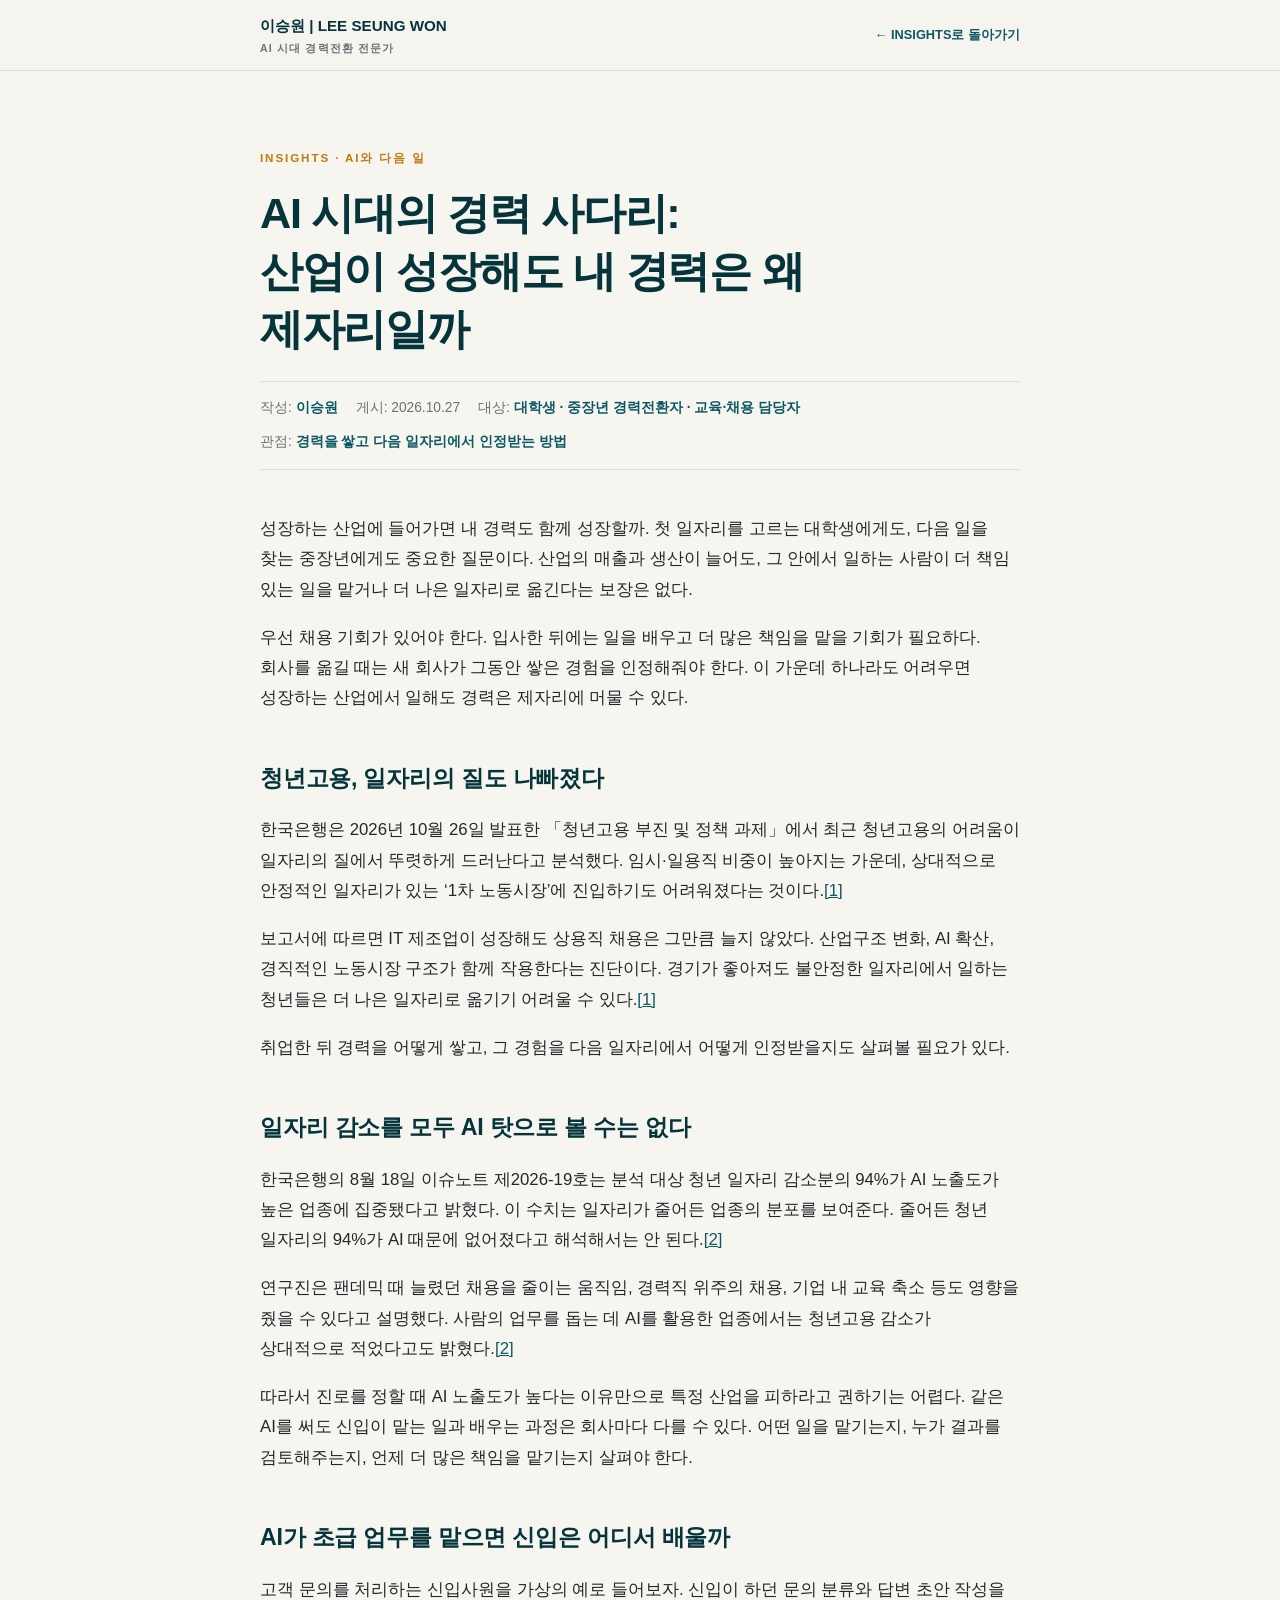
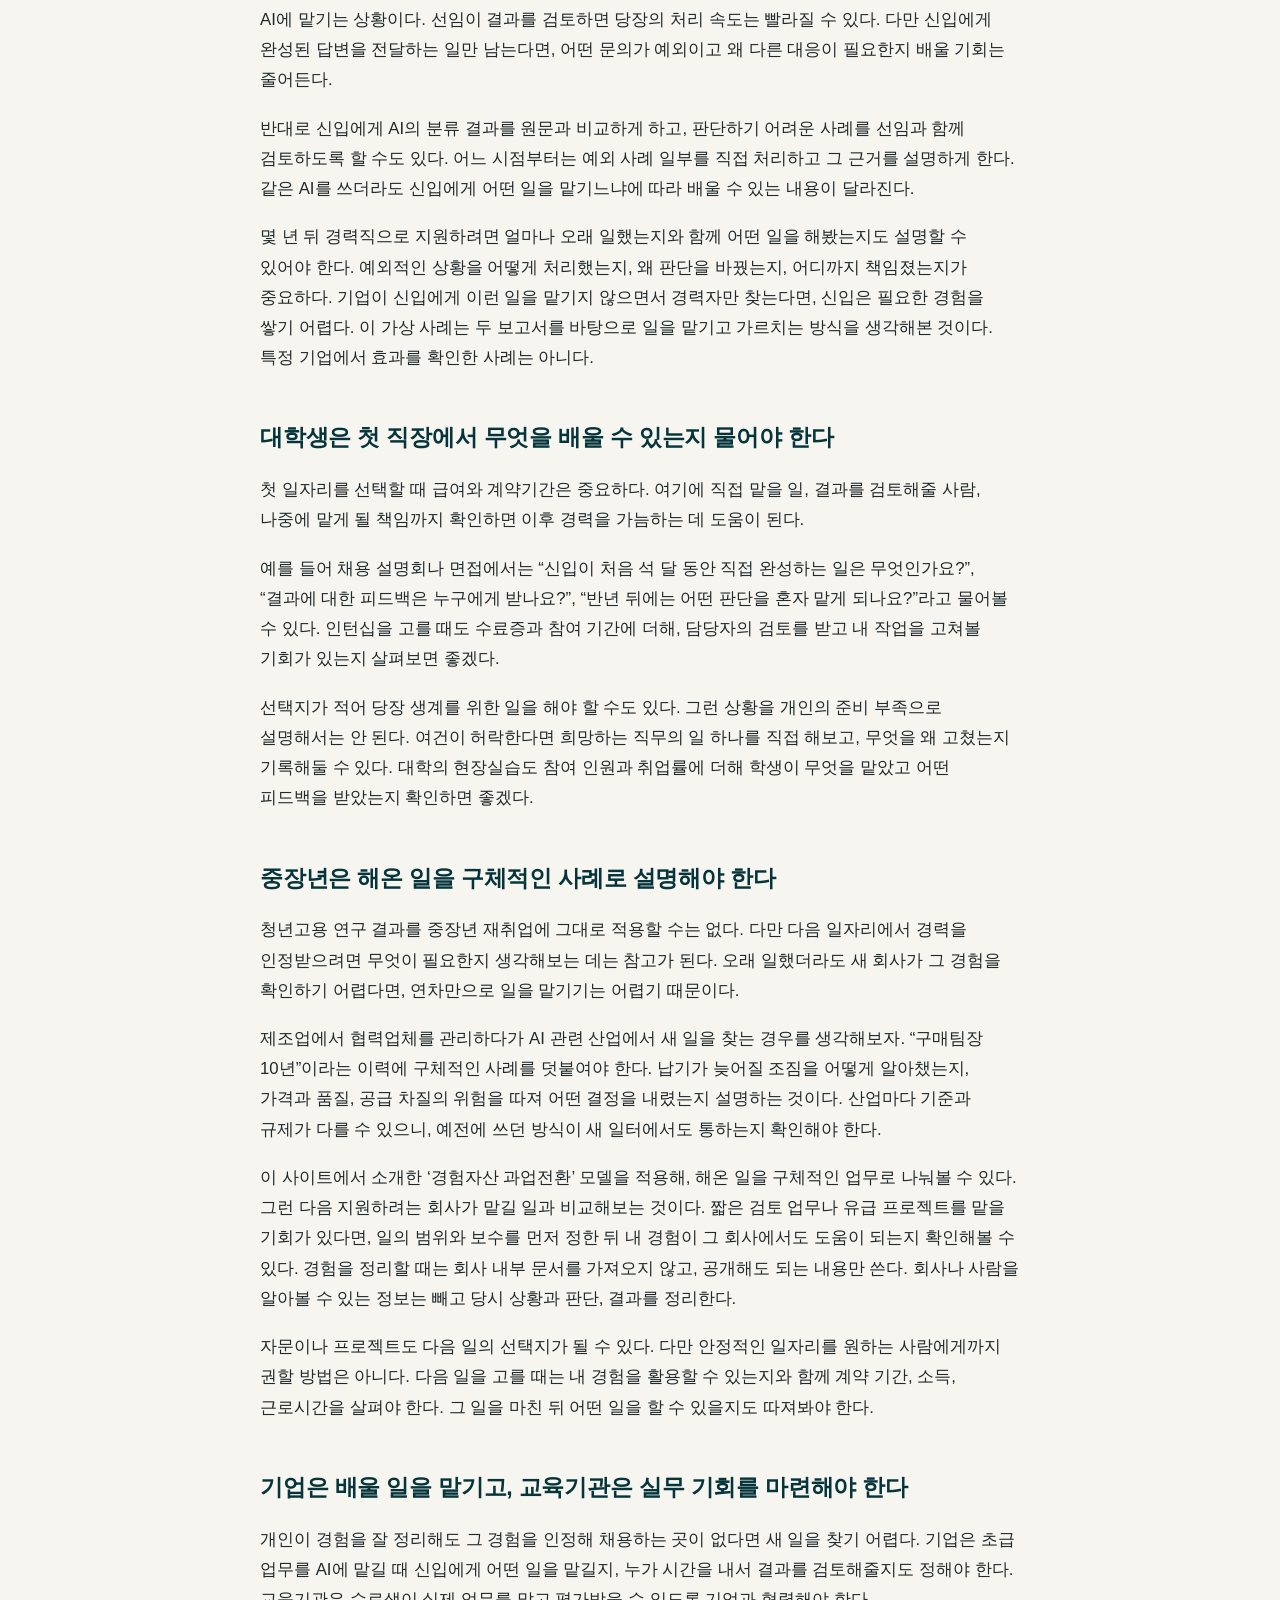
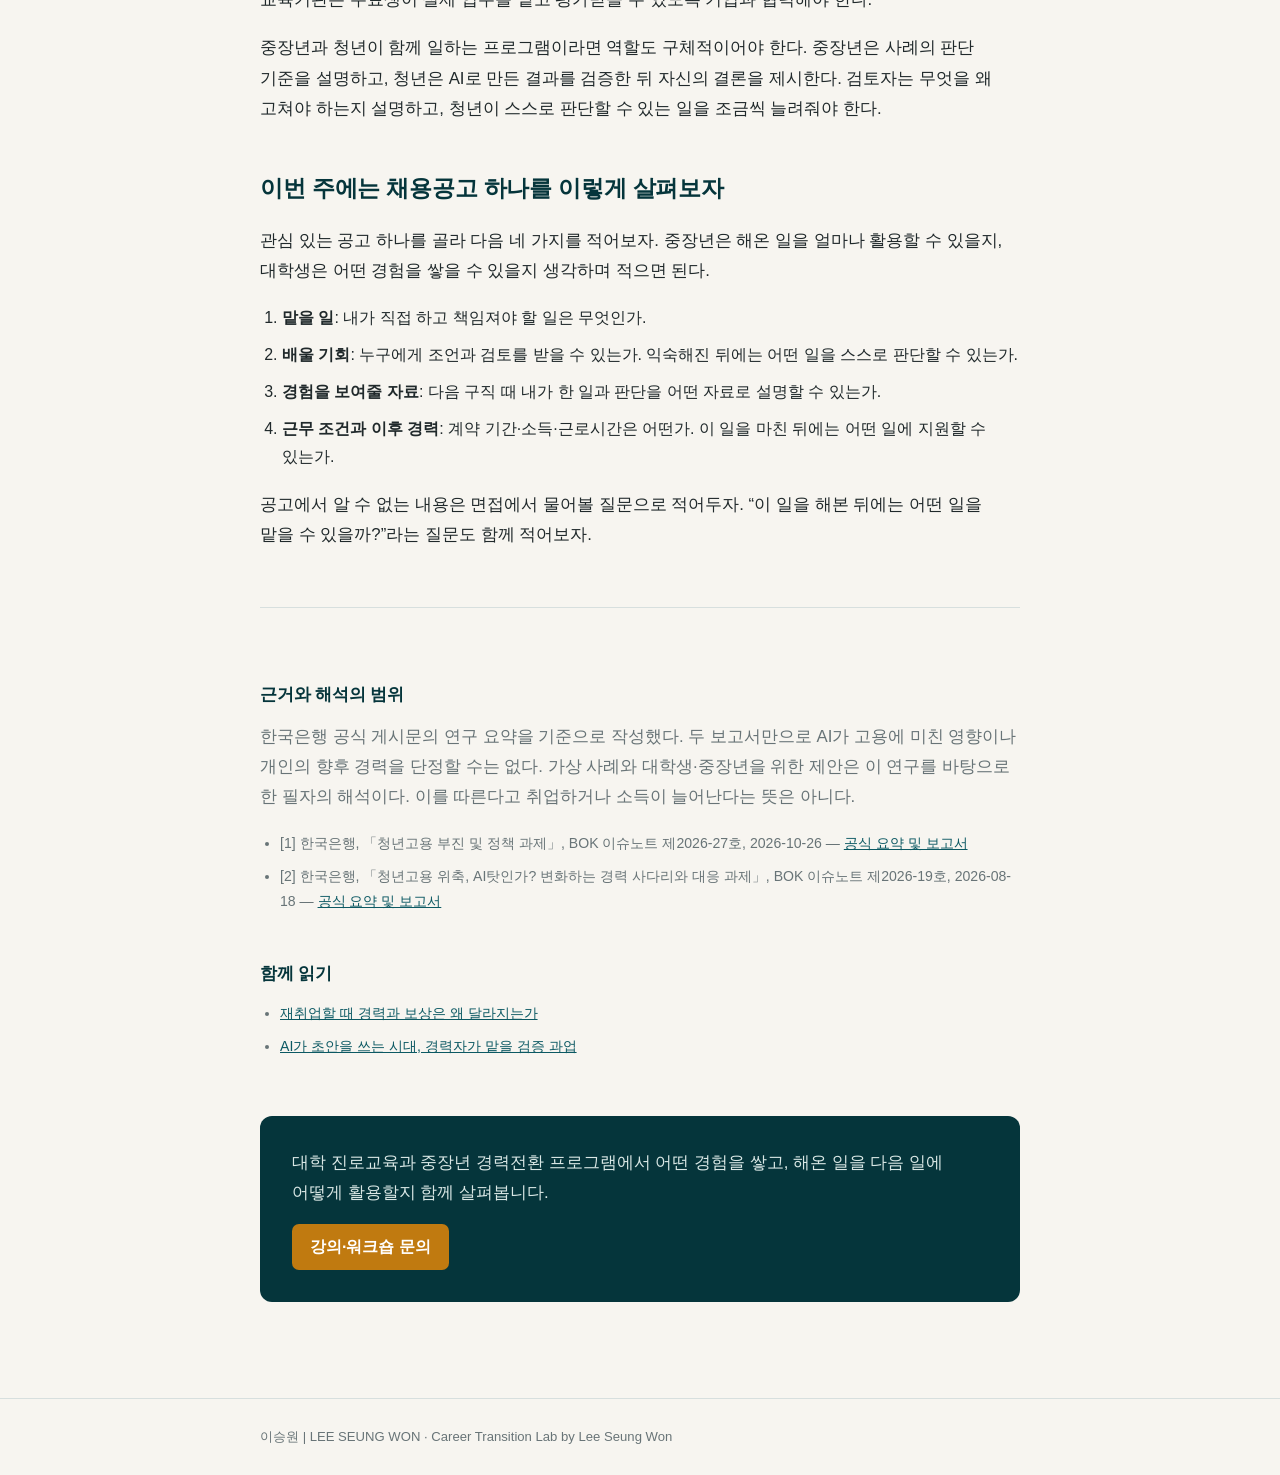
<file: insights/261027_ai-career-ladder.html>
<!doctype html>
<html lang="ko">
<head>
  <meta charset="utf-8">
  <meta name="viewport" content="width=device-width,initial-scale=1">
  <meta name="description" content="산업이 성장해도 내 경력이 제자리에 머무는 이유를 살펴봅니다. 한국은행 청년고용 연구를 바탕으로 대학생이 경험을 쌓고 중장년이 해온 일을 다음 일자리에서 인정받는 방법을 생각해봅니다.">
  <meta name="theme-color" content="#05353B">
  <title>AI 시대의 경력 사다리: 산업이 성장해도 내 경력은 왜 제자리일까 | 이승원</title>
  <link rel="canonical" href="https://lswon01.github.io/insights/261027_ai-career-ladder.html">
  <style>
    :root{--deep:#032b30;--teal:#05353b;--teal2:#0c5963;--mint:#eaf2f1;--amber:#c07a10;--amber2:#f3e4c9;--bg:#f7f5f0;--paper:#fff;--ink:#20292b;--muted:#687477;--line:#d7dfde;--max:760px}
    *{box-sizing:border-box}html{scroll-behavior:smooth}body{margin:0;background:var(--bg);color:var(--ink);font-family:"Pretendard","Noto Sans KR","Malgun Gothic",Arial,sans-serif;line-height:1.8;word-break:keep-all}
    a{color:var(--teal2)}.wrap{width:min(var(--max),calc(100% - 48px));margin:auto}
    header{border-bottom:1px solid rgba(5,53,59,.12);background:rgba(247,245,240,.94)}.nav{display:flex;align-items:center;justify-content:space-between;min-height:70px}
    .brand{color:var(--teal);font-weight:900;text-decoration:none;font-size:.95rem}.brand small{display:block;color:var(--muted);font-size:.66rem;letter-spacing:.11em;font-weight:700}
    .back{font-size:.8rem;font-weight:800;color:var(--teal2);text-decoration:none}
    main{padding:64px 0 96px}
    .eyebrow{margin-bottom:16px;color:var(--amber);font-size:.73rem;font-weight:900;letter-spacing:.16em;text-transform:uppercase}
    h1{margin:0 0 22px;color:var(--teal);font-size:clamp(1.8rem,4vw,2.7rem);line-height:1.35;letter-spacing:-.03em}
    .meta{display:flex;flex-wrap:wrap;gap:10px 18px;margin-bottom:44px;color:var(--muted);font-size:.86rem;border-top:1px solid var(--line);border-bottom:1px solid var(--line);padding:14px 0}
    .meta b{color:var(--teal2);font-weight:800}
    article h2{margin:44px 0 16px;color:var(--teal);font-size:1.45rem;letter-spacing:-.01em}
    article p{margin:0 0 18px;font-size:1.05rem}
    article blockquote{margin:28px 0;padding:6px 0 6px 22px;border-left:4px solid var(--amber);color:var(--teal);font-size:1.15rem;font-weight:700}
    article ul,article ol{margin:0 0 18px;padding-left:22px}article li{margin-bottom:8px}
    article code{background:var(--mint);padding:.1em .4em;border-radius:4px;font-size:.92em}
    .framework-shot{margin:28px 0;border:1px solid var(--line);border-radius:12px;overflow:hidden}
    .framework-shot img{display:block;width:100%;height:auto}
    .callout{margin:36px 0;padding:26px;background:var(--paper);border:1px solid var(--line);border-radius:12px}
    .callout b{display:block;margin-bottom:8px;color:var(--teal)}
    .refs{margin-top:56px;padding-top:28px;border-top:1px solid var(--line);color:var(--muted);font-size:.88rem}
    .refs h2{margin-bottom:12px;color:var(--teal);font-size:1.05rem}
    .refs ul{padding-left:20px}
    .cta{margin-top:56px;padding:32px;background:var(--teal);color:#fff;border-radius:12px}
    .cta p{margin:0 0 16px;color:#d9e7e5}
    .cta a{display:inline-flex;min-height:46px;align-items:center;padding:0 18px;background:var(--amber);color:#fff;border-radius:7px;font-weight:850;text-decoration:none}
    footer{padding:26px 0;color:var(--muted);font-size:.82rem;border-top:1px solid var(--line)}
    @media(max-width:620px){.wrap{width:min(var(--max),calc(100% - 32px))}main{padding:44px 0 72px}}
  </style>
</head>
<body>
  <header><div class="wrap nav">
    <a class="brand" href="../index.html">이승원 | LEE SEUNG WON<small>AI 시대 경력전환 전문가</small></a>
    <a class="back" href="../index.html#insights">← INSIGHTS로 돌아가기</a>
  </div></header>
  <main><div class="wrap">
    <p class="eyebrow">Insights · AI와 다음 일</p>
    <h1>AI 시대의 경력 사다리:<br>산업이 성장해도 내 경력은 왜 제자리일까</h1>
    <div class="meta"><span>작성: <b>이승원</b></span><span>게시: <time datetime="2026-10-27">2026.10.27</time></span><span>대상: <b>대학생 · 중장년 경력전환자 · 교육·채용 담당자</b></span><span>관점: <b>경력을 쌓고 다음 일자리에서 인정받는 방법</b></span></div>

    <article>
      <p>성장하는 산업에 들어가면 내 경력도 함께 성장할까. 첫 일자리를 고르는 대학생에게도, 다음 일을 찾는 중장년에게도 중요한 질문이다. 산업의 매출과 생산이 늘어도, 그 안에서 일하는 사람이 더 책임 있는 일을 맡거나 더 나은 일자리로 옮긴다는 보장은 없다.</p>
      <p>우선 채용 기회가 있어야 한다. 입사한 뒤에는 일을 배우고 더 많은 책임을 맡을 기회가 필요하다. 회사를 옮길 때는 새 회사가 그동안 쌓은 경험을 인정해줘야 한다. 이 가운데 하나라도 어려우면 성장하는 산업에서 일해도 경력은 제자리에 머물 수 있다.</p>

      <h2>청년고용, 일자리의 질도 나빠졌다</h2>
      <p>한국은행은 2026년 10월 26일 발표한 「청년고용 부진 및 정책 과제」에서 최근 청년고용의 어려움이 일자리의 질에서 뚜렷하게 드러난다고 분석했다. 임시·일용직 비중이 높아지는 가운데, 상대적으로 안정적인 일자리가 있는 ‘1차 노동시장’에 진입하기도 어려워졌다는 것이다.<a href="#ref-1" aria-label="참고자료 1">[1]</a></p>
      <p>보고서에 따르면 IT 제조업이 성장해도 상용직 채용은 그만큼 늘지 않았다. 산업구조 변화, AI 확산, 경직적인 노동시장 구조가 함께 작용한다는 진단이다. 경기가 좋아져도 불안정한 일자리에서 일하는 청년들은 더 나은 일자리로 옮기기 어려울 수 있다.<a href="#ref-1" aria-label="참고자료 1">[1]</a></p>
      <p>취업한 뒤 경력을 어떻게 쌓고, 그 경험을 다음 일자리에서 어떻게 인정받을지도 살펴볼 필요가 있다.</p>

      <h2>일자리 감소를 모두 AI 탓으로 볼 수는 없다</h2>
      <p>한국은행의 8월 18일 이슈노트 제2026-19호는 분석 대상 청년 일자리 감소분의 94%가 AI 노출도가 높은 업종에 집중됐다고 밝혔다. 이 수치는 일자리가 줄어든 업종의 분포를 보여준다. 줄어든 청년 일자리의 94%가 AI 때문에 없어졌다고 해석해서는 안 된다.<a href="#ref-2" aria-label="참고자료 2">[2]</a></p>
      <p>연구진은 팬데믹 때 늘렸던 채용을 줄이는 움직임, 경력직 위주의 채용, 기업 내 교육 축소 등도 영향을 줬을 수 있다고 설명했다. 사람의 업무를 돕는 데 AI를 활용한 업종에서는 청년고용 감소가 상대적으로 적었다고도 밝혔다.<a href="#ref-2" aria-label="참고자료 2">[2]</a></p>
      <p>따라서 진로를 정할 때 AI 노출도가 높다는 이유만으로 특정 산업을 피하라고 권하기는 어렵다. 같은 AI를 써도 신입이 맡는 일과 배우는 과정은 회사마다 다를 수 있다. 어떤 일을 맡기는지, 누가 결과를 검토해주는지, 언제 더 많은 책임을 맡기는지 살펴야 한다.</p>

      <h2>AI가 초급 업무를 맡으면 신입은 어디서 배울까</h2>
      <p>고객 문의를 처리하는 신입사원을 가상의 예로 들어보자. 신입이 하던 문의 분류와 답변 초안 작성을 AI에 맡기는 상황이다. 선임이 결과를 검토하면 당장의 처리 속도는 빨라질 수 있다. 다만 신입에게 완성된 답변을 전달하는 일만 남는다면, 어떤 문의가 예외이고 왜 다른 대응이 필요한지 배울 기회는 줄어든다.</p>
      <p>반대로 신입에게 AI의 분류 결과를 원문과 비교하게 하고, 판단하기 어려운 사례를 선임과 함께 검토하도록 할 수도 있다. 어느 시점부터는 예외 사례 일부를 직접 처리하고 그 근거를 설명하게 한다. 같은 AI를 쓰더라도 신입에게 어떤 일을 맡기느냐에 따라 배울 수 있는 내용이 달라진다.</p>
      <p>몇 년 뒤 경력직으로 지원하려면 얼마나 오래 일했는지와 함께 어떤 일을 해봤는지도 설명할 수 있어야 한다. 예외적인 상황을 어떻게 처리했는지, 왜 판단을 바꿨는지, 어디까지 책임졌는지가 중요하다. 기업이 신입에게 이런 일을 맡기지 않으면서 경력자만 찾는다면, 신입은 필요한 경험을 쌓기 어렵다. 이 가상 사례는 두 보고서를 바탕으로 일을 맡기고 가르치는 방식을 생각해본 것이다. 특정 기업에서 효과를 확인한 사례는 아니다.</p>

      <h2>대학생은 첫 직장에서 무엇을 배울 수 있는지 물어야 한다</h2>
      <p>첫 일자리를 선택할 때 급여와 계약기간은 중요하다. 여기에 직접 맡을 일, 결과를 검토해줄 사람, 나중에 맡게 될 책임까지 확인하면 이후 경력을 가늠하는 데 도움이 된다.</p>
      <p>예를 들어 채용 설명회나 면접에서는 “신입이 처음 석 달 동안 직접 완성하는 일은 무엇인가요?”, “결과에 대한 피드백은 누구에게 받나요?”, “반년 뒤에는 어떤 판단을 혼자 맡게 되나요?”라고 물어볼 수 있다. 인턴십을 고를 때도 수료증과 참여 기간에 더해, 담당자의 검토를 받고 내 작업을 고쳐볼 기회가 있는지 살펴보면 좋겠다.</p>
      <p>선택지가 적어 당장 생계를 위한 일을 해야 할 수도 있다. 그런 상황을 개인의 준비 부족으로 설명해서는 안 된다. 여건이 허락한다면 희망하는 직무의 일 하나를 직접 해보고, 무엇을 왜 고쳤는지 기록해둘 수 있다. 대학의 현장실습도 참여 인원과 취업률에 더해 학생이 무엇을 맡았고 어떤 피드백을 받았는지 확인하면 좋겠다.</p>

      <h2>중장년은 해온 일을 구체적인 사례로 설명해야 한다</h2>
      <p>청년고용 연구 결과를 중장년 재취업에 그대로 적용할 수는 없다. 다만 다음 일자리에서 경력을 인정받으려면 무엇이 필요한지 생각해보는 데는 참고가 된다. 오래 일했더라도 새 회사가 그 경험을 확인하기 어렵다면, 연차만으로 일을 맡기기는 어렵기 때문이다.</p>
      <p>제조업에서 협력업체를 관리하다가 AI 관련 산업에서 새 일을 찾는 경우를 생각해보자. “구매팀장 10년”이라는 이력에 구체적인 사례를 덧붙여야 한다. 납기가 늦어질 조짐을 어떻게 알아챘는지, 가격과 품질, 공급 차질의 위험을 따져 어떤 결정을 내렸는지 설명하는 것이다. 산업마다 기준과 규제가 다를 수 있으니, 예전에 쓰던 방식이 새 일터에서도 통하는지 확인해야 한다.</p>
      <p>이 사이트에서 소개한 ‘경험자산 과업전환’ 모델을 적용해, 해온 일을 구체적인 업무로 나눠볼 수 있다. 그런 다음 지원하려는 회사가 맡길 일과 비교해보는 것이다. 짧은 검토 업무나 유급 프로젝트를 맡을 기회가 있다면, 일의 범위와 보수를 먼저 정한 뒤 내 경험이 그 회사에서도 도움이 되는지 확인해볼 수 있다. 경험을 정리할 때는 회사 내부 문서를 가져오지 않고, 공개해도 되는 내용만 쓴다. 회사나 사람을 알아볼 수 있는 정보는 빼고 당시 상황과 판단, 결과를 정리한다.</p>
      <p>자문이나 프로젝트도 다음 일의 선택지가 될 수 있다. 다만 안정적인 일자리를 원하는 사람에게까지 권할 방법은 아니다. 다음 일을 고를 때는 내 경험을 활용할 수 있는지와 함께 계약 기간, 소득, 근로시간을 살펴야 한다. 그 일을 마친 뒤 어떤 일을 할 수 있을지도 따져봐야 한다.</p>

      <h2>기업은 배울 일을 맡기고, 교육기관은 실무 기회를 마련해야 한다</h2>
      <p>개인이 경험을 잘 정리해도 그 경험을 인정해 채용하는 곳이 없다면 새 일을 찾기 어렵다. 기업은 초급 업무를 AI에 맡길 때 신입에게 어떤 일을 맡길지, 누가 시간을 내서 결과를 검토해줄지도 정해야 한다. 교육기관은 수료생이 실제 업무를 맡고 평가받을 수 있도록 기업과 협력해야 한다.</p>
      <p>중장년과 청년이 함께 일하는 프로그램이라면 역할도 구체적이어야 한다. 중장년은 사례의 판단 기준을 설명하고, 청년은 AI로 만든 결과를 검증한 뒤 자신의 결론을 제시한다. 검토자는 무엇을 왜 고쳐야 하는지 설명하고, 청년이 스스로 판단할 수 있는 일을 조금씩 늘려줘야 한다.</p>

      <h2>이번 주에는 채용공고 하나를 이렇게 살펴보자</h2>
      <p>관심 있는 공고 하나를 골라 다음 네 가지를 적어보자. 중장년은 해온 일을 얼마나 활용할 수 있을지, 대학생은 어떤 경험을 쌓을 수 있을지 생각하며 적으면 된다.</p>
      <ol>
        <li><b>맡을 일</b>: 내가 직접 하고 책임져야 할 일은 무엇인가.</li>
        <li><b>배울 기회</b>: 누구에게 조언과 검토를 받을 수 있는가. 익숙해진 뒤에는 어떤 일을 스스로 판단할 수 있는가.</li>
        <li><b>경험을 보여줄 자료</b>: 다음 구직 때 내가 한 일과 판단을 어떤 자료로 설명할 수 있는가.</li>
        <li><b>근무 조건과 이후 경력</b>: 계약 기간·소득·근로시간은 어떤가. 이 일을 마친 뒤에는 어떤 일에 지원할 수 있는가.</li>
      </ol>
      <p>공고에서 알 수 없는 내용은 면접에서 물어볼 질문으로 적어두자. “이 일을 해본 뒤에는 어떤 일을 맡을 수 있을까?”라는 질문도 함께 적어보자.</p>

      <div class="refs">
        <h2>근거와 해석의 범위</h2>
        <p>한국은행 공식 게시문의 연구 요약을 기준으로 작성했다. 두 보고서만으로 AI가 고용에 미친 영향이나 개인의 향후 경력을 단정할 수는 없다. 가상 사례와 대학생·중장년을 위한 제안은 이 연구를 바탕으로 한 필자의 해석이다. 이를 따른다고 취업하거나 소득이 늘어난다는 뜻은 아니다.</p>
        <ul>
          <li id="ref-1">[1] 한국은행, 「청년고용 부진 및 정책 과제」, BOK 이슈노트 제2026-27호, 2026-10-26 — <a href="https://www.bok.or.kr/portal/bbs/P0002353/view.do?menuNo=200433&nttId=11065913" target="_blank" rel="noopener">공식 요약 및 보고서</a></li>
          <li id="ref-2">[2] 한국은행, 「청년고용 위축, AI탓인가? 변화하는 경력 사다리와 대응 과제」, BOK 이슈노트 제2026-19호, 2026-08-18 — <a href="https://www.bok.or.kr/portal/bbs/P0002353/view.do?menuNo=200433&nttId=11063845" target="_blank" rel="noopener">공식 요약 및 보고서</a></li>
        </ul>
        <h2>함께 읽기</h2>
        <ul>
          <li><a href="career-wage-gap.html">재취업할 때 경력과 보상은 왜 달라지는가</a></li>
          <li><a href="ai-verifier-role.html">AI가 초안을 쓰는 시대, 경력자가 맡을 검증 과업</a></li>
        </ul>
      </div>
      <div class="cta">
        <p>대학 진로교육과 중장년 경력전환 프로그램에서 어떤 경험을 쌓고, 해온 일을 다음 일에 어떻게 활용할지 함께 살펴봅니다.</p>
        <a href="../index.html#contact">강의·워크숍 문의</a>
      </div>
    </article>
  </div></main>
  <footer><div class="wrap">이승원 | LEE SEUNG WON · Career Transition Lab by Lee Seung Won</div></footer>
</body>
</html>
</file>
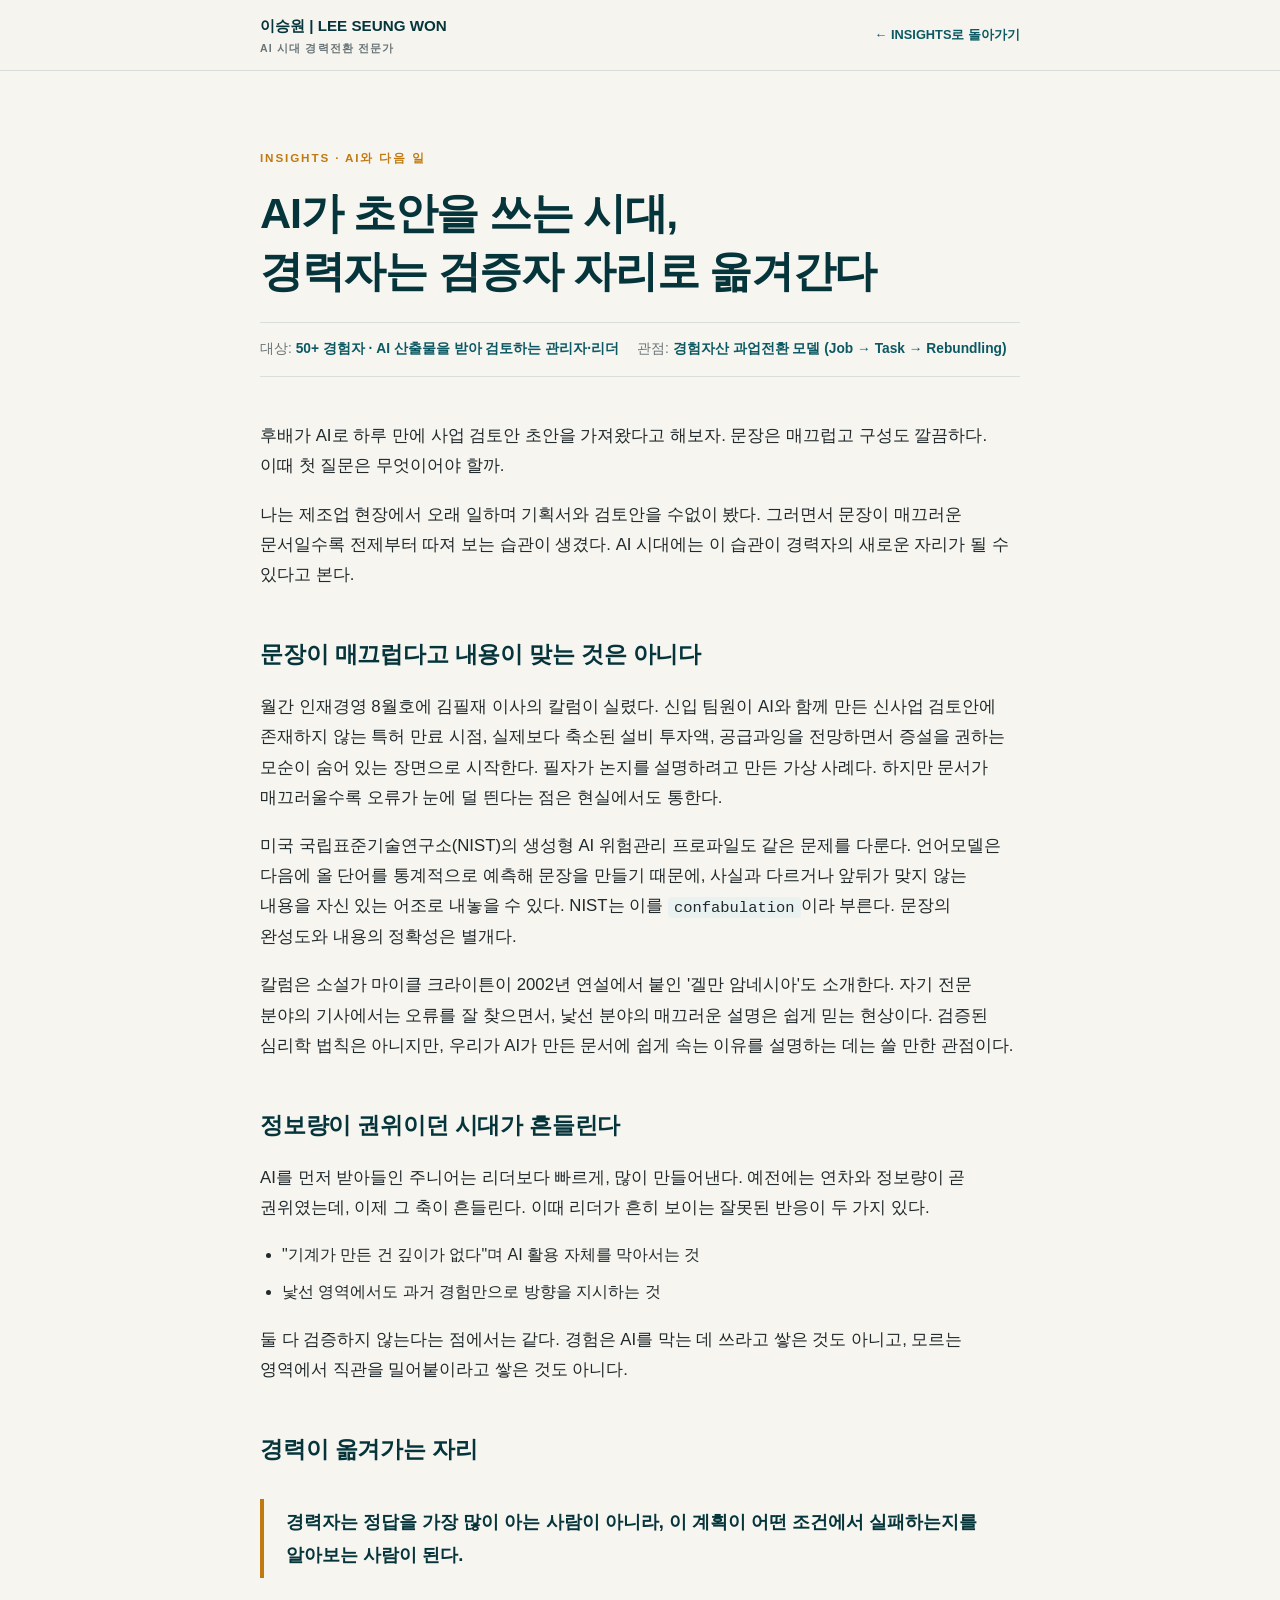
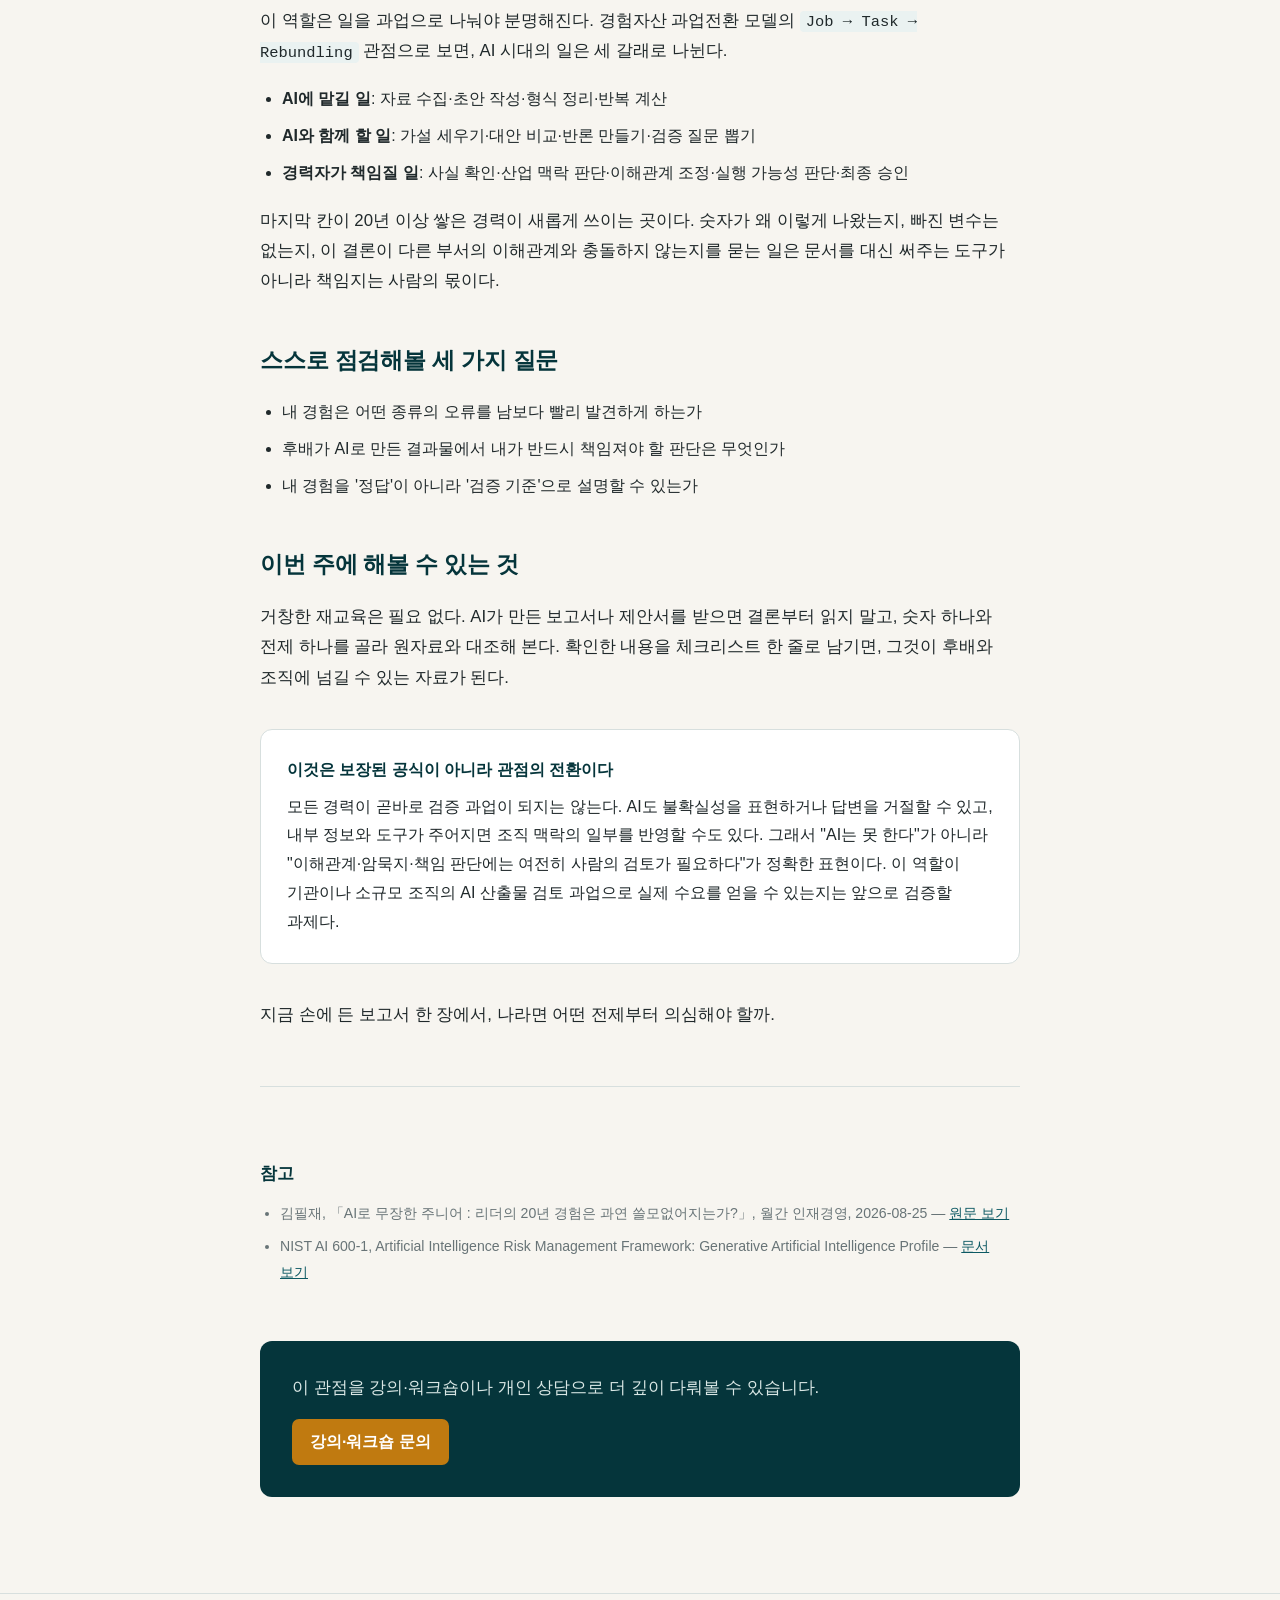
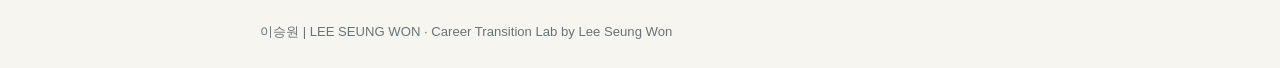
<file: insights/ai-verifier-role.html>
<!doctype html>
<html lang="ko">
<head>
  <meta charset="utf-8">
  <meta name="viewport" content="width=device-width,initial-scale=1">
  <meta name="description" content="AI가 초안을 빠르게 쓰는 시대, 경력자의 역할은 정답을 쓰는 일에서 AI 산출물을 검증하고 책임지는 일로 옮겨간다.">
  <meta name="theme-color" content="#05353B">
  <title>AI가 초안을 쓰는 시대, 경력자는 검증자 자리로 옮겨간다 | 이승원</title>
  <style>
    :root{--deep:#032b30;--teal:#05353b;--teal2:#0c5963;--mint:#eaf2f1;--amber:#c07a10;--amber2:#f3e4c9;--bg:#f7f5f0;--paper:#fff;--ink:#20292b;--muted:#687477;--line:#d7dfde;--max:760px}
    *{box-sizing:border-box}html{scroll-behavior:smooth}body{margin:0;background:var(--bg);color:var(--ink);font-family:"Pretendard","Noto Sans KR","Malgun Gothic",Arial,sans-serif;line-height:1.8;word-break:keep-all}
    a{color:var(--teal2)}.wrap{width:min(var(--max),calc(100% - 48px));margin:auto}
    header{border-bottom:1px solid rgba(5,53,59,.12);background:rgba(247,245,240,.94)}.nav{display:flex;align-items:center;justify-content:space-between;min-height:70px}
    .brand{color:var(--teal);font-weight:900;text-decoration:none;font-size:.95rem}.brand small{display:block;color:var(--muted);font-size:.66rem;letter-spacing:.11em;font-weight:700}
    .back{font-size:.8rem;font-weight:800;color:var(--teal2);text-decoration:none}
    main{padding:64px 0 96px}
    .eyebrow{margin-bottom:16px;color:var(--amber);font-size:.73rem;font-weight:900;letter-spacing:.16em;text-transform:uppercase}
    h1{margin:0 0 22px;color:var(--teal);font-size:clamp(1.8rem,4vw,2.7rem);line-height:1.35;letter-spacing:-.03em}
    .meta{display:flex;flex-wrap:wrap;gap:10px 18px;margin-bottom:44px;color:var(--muted);font-size:.86rem;border-top:1px solid var(--line);border-bottom:1px solid var(--line);padding:14px 0}
    .meta b{color:var(--teal2);font-weight:800}
    article h2{margin:44px 0 16px;color:var(--teal);font-size:1.45rem;letter-spacing:-.01em}
    article p{margin:0 0 18px;font-size:1.05rem}
    article blockquote{margin:28px 0;padding:6px 0 6px 22px;border-left:4px solid var(--amber);color:var(--teal);font-size:1.15rem;font-weight:700}
    article ul,article ol{margin:0 0 18px;padding-left:22px}article li{margin-bottom:8px}
    article code{background:var(--mint);padding:.1em .4em;border-radius:4px;font-size:.92em}
    .framework-shot{margin:28px 0;border:1px solid var(--line);border-radius:12px;overflow:hidden}
    .framework-shot img{display:block;width:100%;height:auto}
    .callout{margin:36px 0;padding:26px;background:var(--paper);border:1px solid var(--line);border-radius:12px}
    .callout b{display:block;margin-bottom:8px;color:var(--teal)}
    .refs{margin-top:56px;padding-top:28px;border-top:1px solid var(--line);color:var(--muted);font-size:.88rem}
    .refs h2{margin-bottom:12px;color:var(--teal);font-size:1.05rem}
    .refs ul{padding-left:20px}
    .cta{margin-top:56px;padding:32px;background:var(--teal);color:#fff;border-radius:12px}
    .cta p{margin:0 0 16px;color:#d9e7e5}
    .cta a{display:inline-flex;min-height:46px;align-items:center;padding:0 18px;background:var(--amber);color:#fff;border-radius:7px;font-weight:850;text-decoration:none}
    footer{padding:26px 0;color:var(--muted);font-size:.82rem;border-top:1px solid var(--line)}
    @media(max-width:620px){.wrap{width:min(var(--max),calc(100% - 32px))}main{padding:44px 0 72px}}
  </style>
</head>
<body>
  <header><div class="wrap nav">
    <a class="brand" href="../index.html">이승원 | LEE SEUNG WON<small>AI 시대 경력전환 전문가</small></a>
    <a class="back" href="../index.html#insights">← INSIGHTS로 돌아가기</a>
  </div></header>
  <main><div class="wrap">
    <p class="eyebrow">Insights · AI와 다음 일</p>
    <h1>AI가 초안을 쓰는 시대,<br>경력자는 검증자 자리로 옮겨간다</h1>
    <div class="meta"><span>대상: <b>50+ 경험자 · AI 산출물을 받아 검토하는 관리자·리더</b></span><span>관점: <b>경험자산 과업전환 모델 (Job → Task → Rebundling)</b></span></div>

    <article>
      <p>후배가 AI로 하루 만에 사업 검토안 초안을 가져왔다고 해보자. 문장은 매끄럽고 구성도 깔끔하다. 이때 첫 질문은 무엇이어야 할까.</p>
      <p>나는 제조업 현장에서 오래 일하며 기획서와 검토안을 수없이 봤다. 그러면서 문장이 매끄러운 문서일수록 전제부터 따져 보는 습관이 생겼다. AI 시대에는 이 습관이 경력자의 새로운 자리가 될 수 있다고 본다.</p>

      <h2>문장이 매끄럽다고 내용이 맞는 것은 아니다</h2>
      <p>월간 인재경영 8월호에 김필재 이사의 칼럼이 실렸다. 신입 팀원이 AI와 함께 만든 신사업 검토안에 존재하지 않는 특허 만료 시점, 실제보다 축소된 설비 투자액, 공급과잉을 전망하면서 증설을 권하는 모순이 숨어 있는 장면으로 시작한다. 필자가 논지를 설명하려고 만든 가상 사례다. 하지만 문서가 매끄러울수록 오류가 눈에 덜 띈다는 점은 현실에서도 통한다.</p>
      <p>미국 국립표준기술연구소(NIST)의 생성형 AI 위험관리 프로파일도 같은 문제를 다룬다. 언어모델은 다음에 올 단어를 통계적으로 예측해 문장을 만들기 때문에, 사실과 다르거나 앞뒤가 맞지 않는 내용을 자신 있는 어조로 내놓을 수 있다. NIST는 이를 <code>confabulation</code>이라 부른다. 문장의 완성도와 내용의 정확성은 별개다.</p>
      <p>칼럼은 소설가 마이클 크라이튼이 2002년 연설에서 붙인 '겔만 암네시아'도 소개한다. 자기 전문 분야의 기사에서는 오류를 잘 찾으면서, 낯선 분야의 매끄러운 설명은 쉽게 믿는 현상이다. 검증된 심리학 법칙은 아니지만, 우리가 AI가 만든 문서에 쉽게 속는 이유를 설명하는 데는 쓸 만한 관점이다.</p>

      <h2>정보량이 권위이던 시대가 흔들린다</h2>
      <p>AI를 먼저 받아들인 주니어는 리더보다 빠르게, 많이 만들어낸다. 예전에는 연차와 정보량이 곧 권위였는데, 이제 그 축이 흔들린다. 이때 리더가 흔히 보이는 잘못된 반응이 두 가지 있다.</p>
      <ul>
        <li>"기계가 만든 건 깊이가 없다"며 AI 활용 자체를 막아서는 것</li>
        <li>낯선 영역에서도 과거 경험만으로 방향을 지시하는 것</li>
      </ul>
      <p>둘 다 검증하지 않는다는 점에서는 같다. 경험은 AI를 막는 데 쓰라고 쌓은 것도 아니고, 모르는 영역에서 직관을 밀어붙이라고 쌓은 것도 아니다.</p>

      <h2>경력이 옮겨가는 자리</h2>
      <blockquote>경력자는 정답을 가장 많이 아는 사람이 아니라, 이 계획이 어떤 조건에서 실패하는지를 알아보는 사람이 된다.</blockquote>
      <p>이 역할은 일을 과업으로 나눠야 분명해진다. 경험자산 과업전환 모델의 <code>Job → Task → Rebundling</code> 관점으로 보면, AI 시대의 일은 세 갈래로 나뉜다.</p>
      <ul>
        <li><b>AI에 맡길 일</b>: 자료 수집·초안 작성·형식 정리·반복 계산</li>
        <li><b>AI와 함께 할 일</b>: 가설 세우기·대안 비교·반론 만들기·검증 질문 뽑기</li>
        <li><b>경력자가 책임질 일</b>: 사실 확인·산업 맥락 판단·이해관계 조정·실행 가능성 판단·최종 승인</li>
      </ul>
      <p>마지막 칸이 20년 이상 쌓은 경력이 새롭게 쓰이는 곳이다. 숫자가 왜 이렇게 나왔는지, 빠진 변수는 없는지, 이 결론이 다른 부서의 이해관계와 충돌하지 않는지를 묻는 일은 문서를 대신 써주는 도구가 아니라 책임지는 사람의 몫이다.</p>

      <h2>스스로 점검해볼 세 가지 질문</h2>
      <ul>
        <li>내 경험은 어떤 종류의 오류를 남보다 빨리 발견하게 하는가</li>
        <li>후배가 AI로 만든 결과물에서 내가 반드시 책임져야 할 판단은 무엇인가</li>
        <li>내 경험을 '정답'이 아니라 '검증 기준'으로 설명할 수 있는가</li>
      </ul>

      <h2>이번 주에 해볼 수 있는 것</h2>
      <p>거창한 재교육은 필요 없다. AI가 만든 보고서나 제안서를 받으면 결론부터 읽지 말고, 숫자 하나와 전제 하나를 골라 원자료와 대조해 본다. 확인한 내용을 체크리스트 한 줄로 남기면, 그것이 후배와 조직에 넘길 수 있는 자료가 된다.</p>

      <div class="callout"><b>이것은 보장된 공식이 아니라 관점의 전환이다</b>모든 경력이 곧바로 검증 과업이 되지는 않는다. AI도 불확실성을 표현하거나 답변을 거절할 수 있고, 내부 정보와 도구가 주어지면 조직 맥락의 일부를 반영할 수도 있다. 그래서 "AI는 못 한다"가 아니라 "이해관계·암묵지·책임 판단에는 여전히 사람의 검토가 필요하다"가 정확한 표현이다. 이 역할이 기관이나 소규모 조직의 AI 산출물 검토 과업으로 실제 수요를 얻을 수 있는지는 앞으로 검증할 과제다.</div>

      <p>지금 손에 든 보고서 한 장에서, 나라면 어떤 전제부터 의심해야 할까.</p>

      <div class="refs">
        <h2>참고</h2>
        <ul>
          <li>김필재, 「AI로 무장한 주니어 : 리더의 20년 경험은 과연 쓸모없어지는가?」, 월간 인재경영, 2026-08-25 — <a href="https://www.abouthr.co.kr/news/articleView.html?idxno=7461" target="_blank" rel="noopener">원문 보기</a></li>
          <li>NIST AI 600-1, Artificial Intelligence Risk Management Framework: Generative Artificial Intelligence Profile — <a href="https://doi.org/10.6028/NIST.AI.600-1" target="_blank" rel="noopener">문서 보기</a></li>
        </ul>
      </div>

      <div class="cta">
        <p>이 관점을 강의·워크숍이나 개인 상담으로 더 깊이 다뤄볼 수 있습니다.</p>
        <a href="../index.html#contact">강의·워크숍 문의</a>
      </div>
    </article>
  </div></main>
  <footer><div class="wrap">이승원 | LEE SEUNG WON · Career Transition Lab by Lee Seung Won</div></footer>
</body>
</html>
</file>
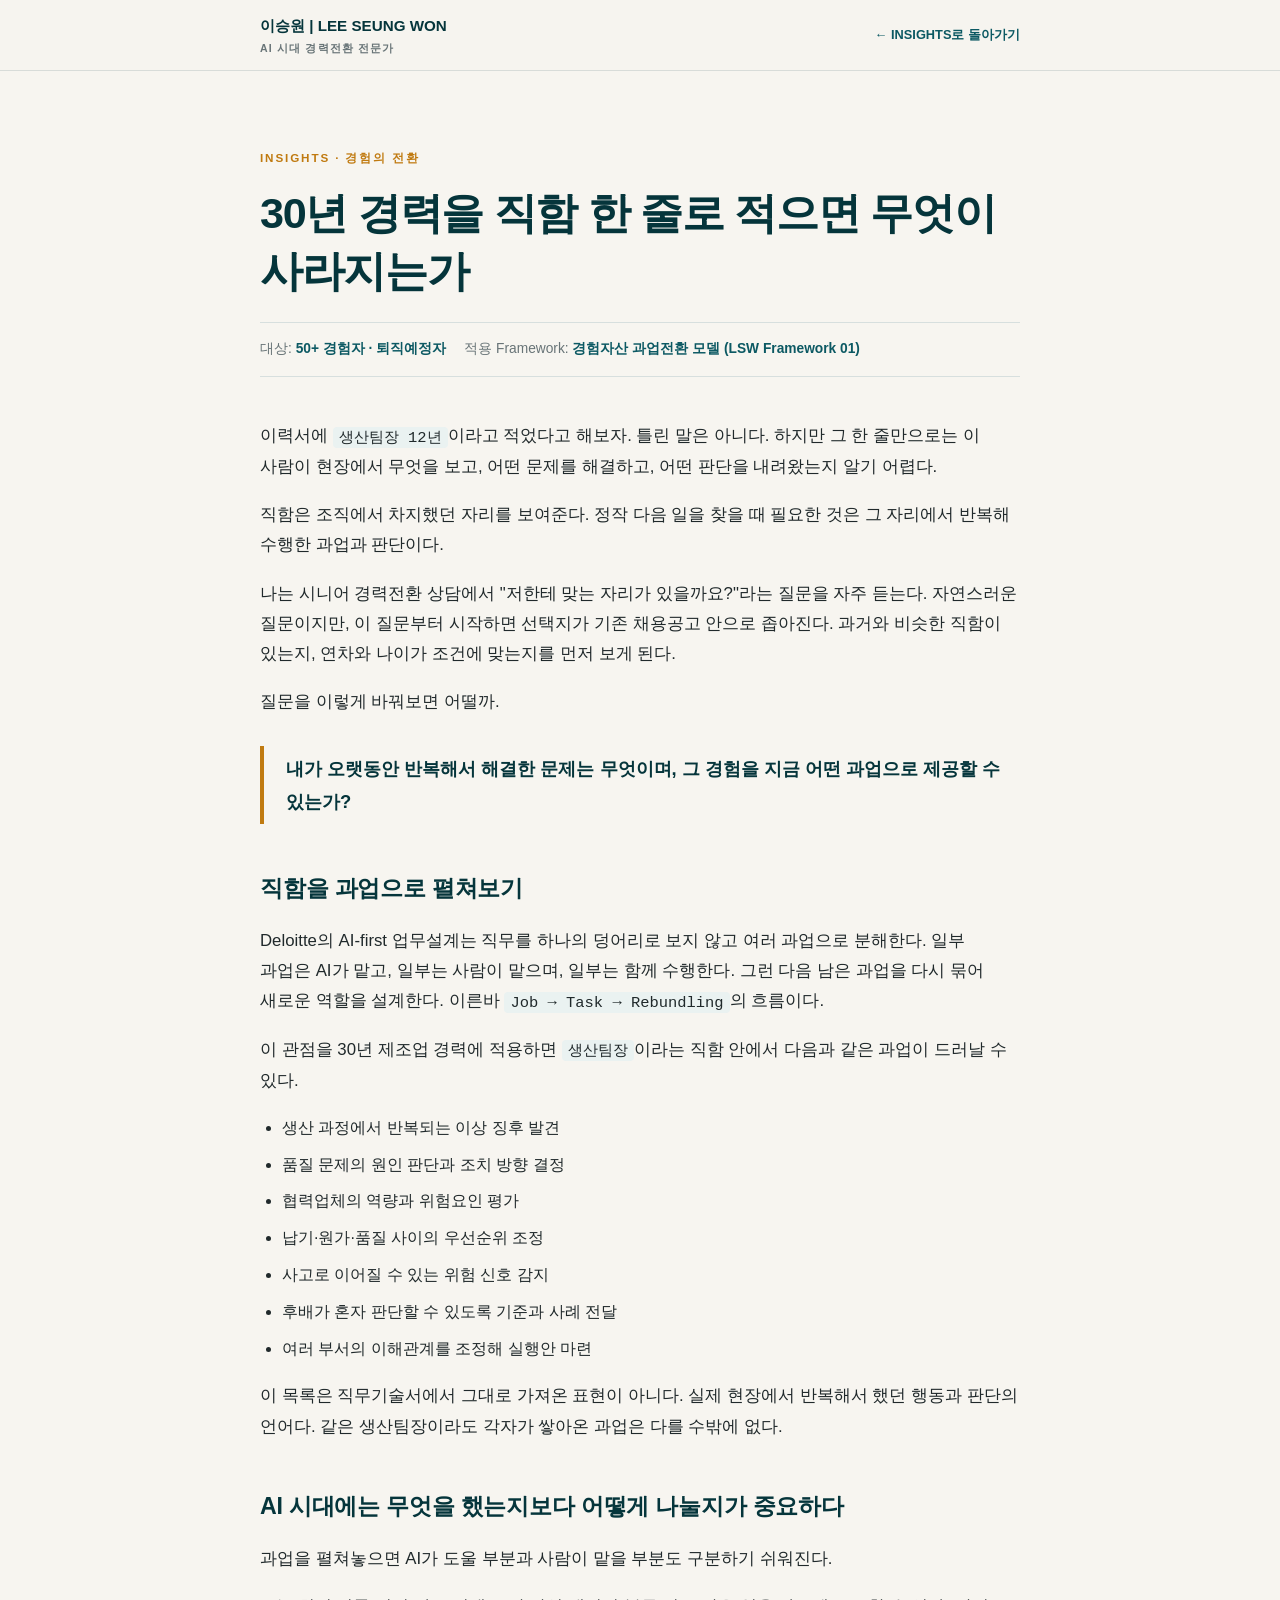
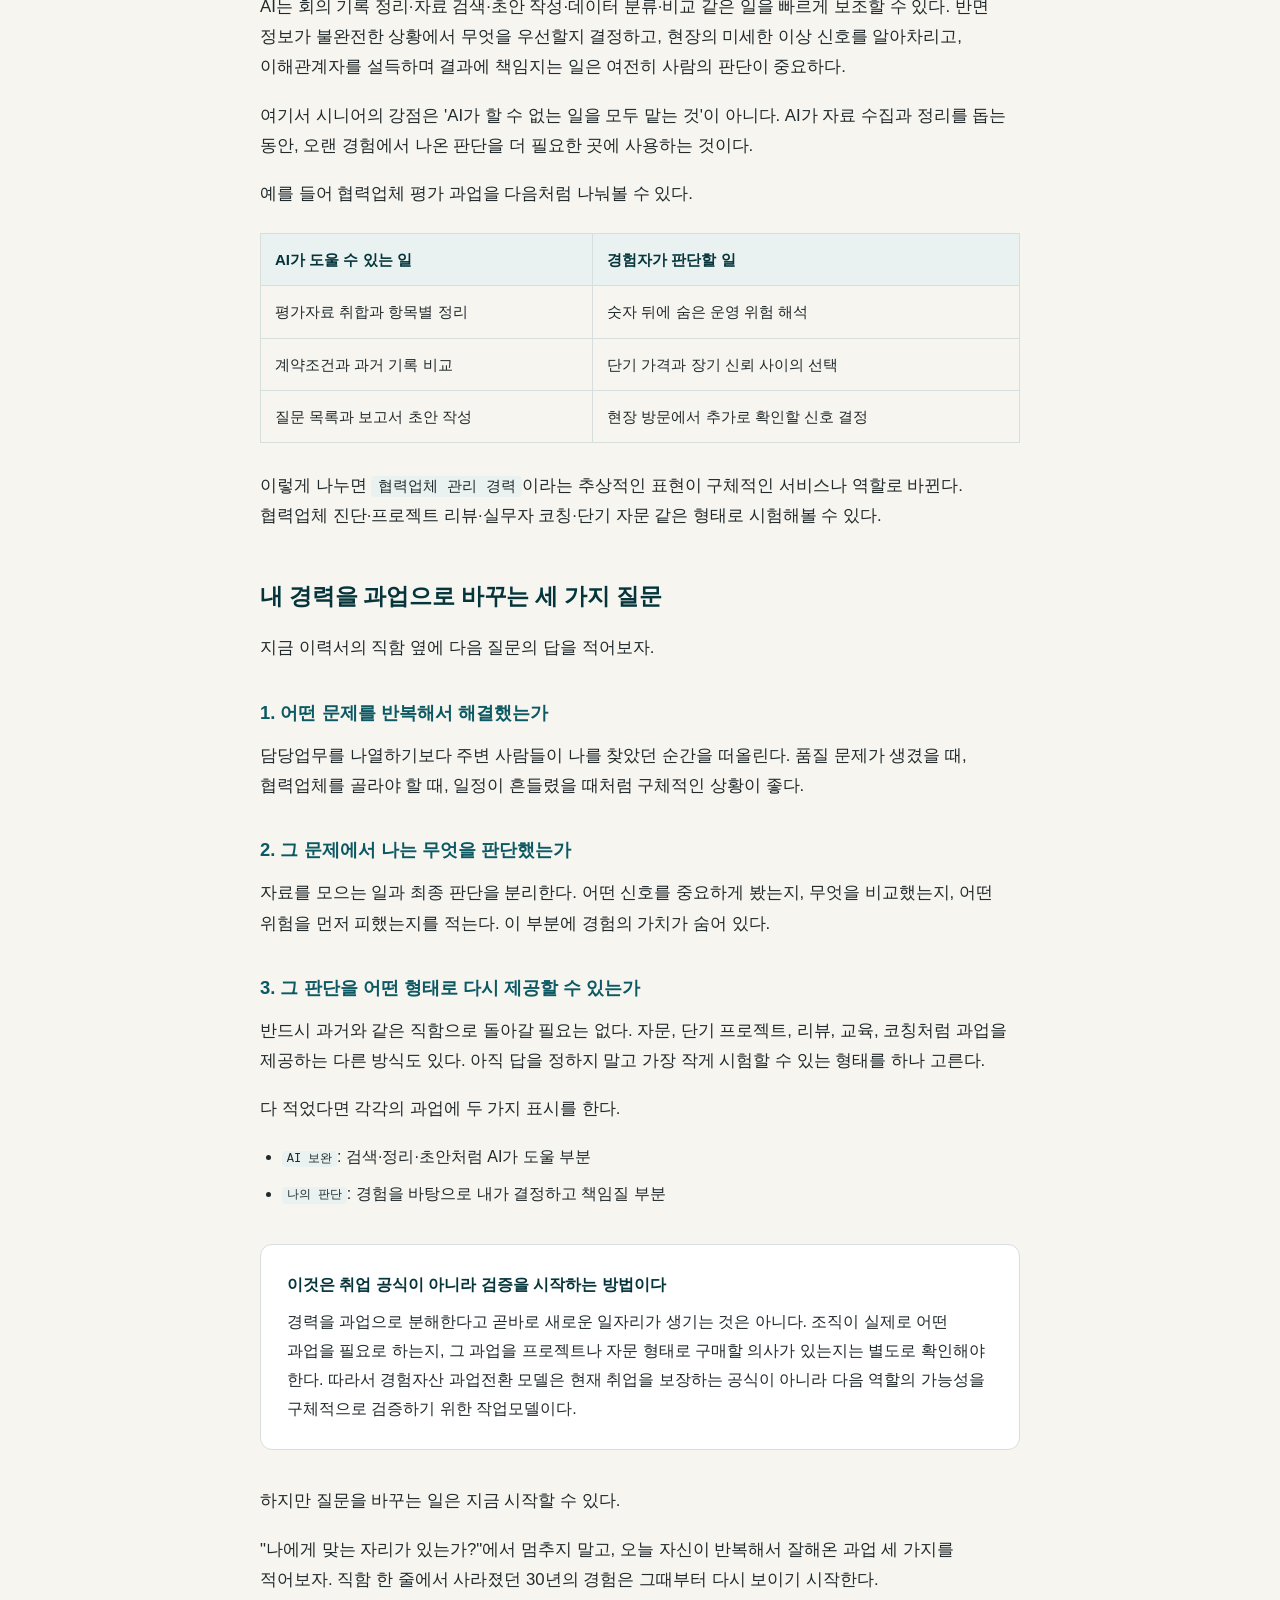
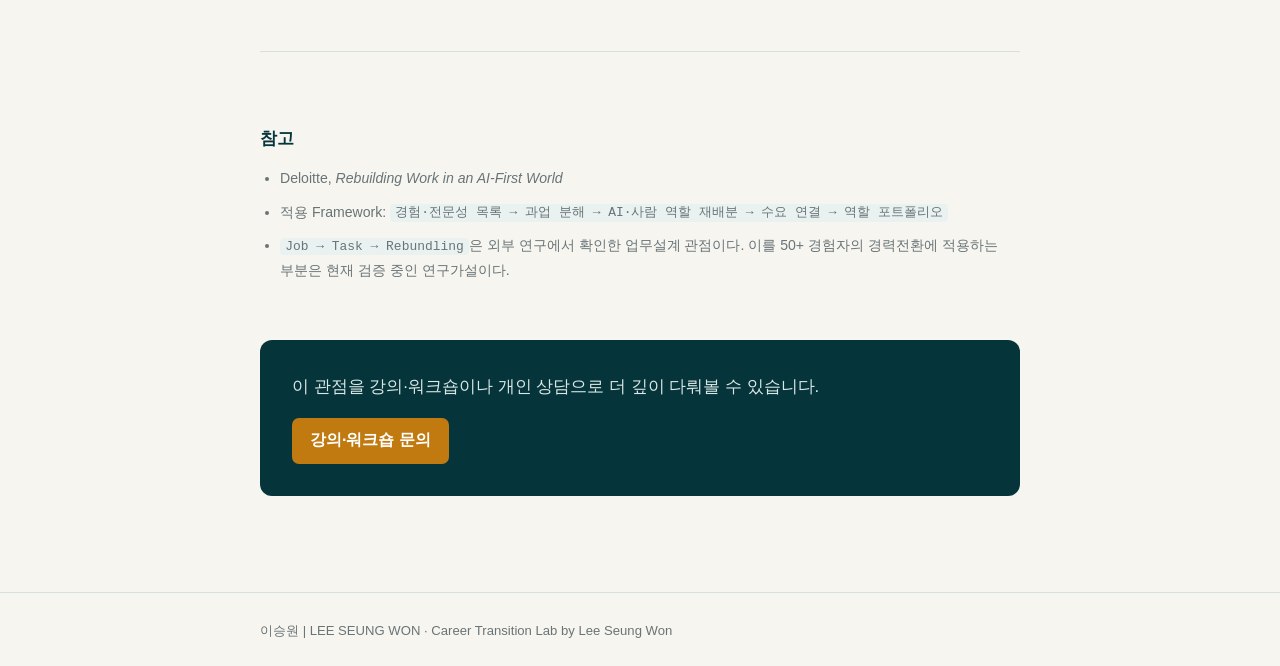
<file: insights/career-beyond-job-title.html>
<!doctype html>
<html lang="ko">
<head>
  <meta charset="utf-8">
  <meta name="viewport" content="width=device-width,initial-scale=1">
  <meta name="description" content="직함 한 줄이 아니라 반복해서 해결한 문제와 판단으로 경력을 다시 읽는 법. 이승원의 경험자산 과업전환 모델 적용 사례.">
  <meta name="theme-color" content="#05353B">
  <title>30년 경력을 직함 한 줄로 적으면 무엇이 사라지는가 | 이승원</title>
  <style>
    :root{--deep:#032b30;--teal:#05353b;--teal2:#0c5963;--mint:#eaf2f1;--amber:#c07a10;--amber2:#f3e4c9;--bg:#f7f5f0;--paper:#fff;--ink:#20292b;--muted:#687477;--line:#d7dfde;--max:760px}
    *{box-sizing:border-box}html{scroll-behavior:smooth}body{margin:0;background:var(--bg);color:var(--ink);font-family:"Pretendard","Noto Sans KR","Malgun Gothic",Arial,sans-serif;line-height:1.8;word-break:keep-all}
    a{color:var(--teal2)}.wrap{width:min(var(--max),calc(100% - 48px));margin:auto}
    header{border-bottom:1px solid rgba(5,53,59,.12);background:rgba(247,245,240,.94)}.nav{display:flex;align-items:center;justify-content:space-between;min-height:70px}
    .brand{color:var(--teal);font-weight:900;text-decoration:none;font-size:.95rem}.brand small{display:block;color:var(--muted);font-size:.66rem;letter-spacing:.11em;font-weight:700}
    .back{font-size:.8rem;font-weight:800;color:var(--teal2);text-decoration:none}
    main{padding:64px 0 96px}
    .eyebrow{margin-bottom:16px;color:var(--amber);font-size:.73rem;font-weight:900;letter-spacing:.16em;text-transform:uppercase}
    h1{margin:0 0 22px;color:var(--teal);font-size:clamp(1.8rem,4vw,2.7rem);line-height:1.35;letter-spacing:-.03em}
    .meta{display:flex;flex-wrap:wrap;gap:10px 18px;margin-bottom:44px;color:var(--muted);font-size:.86rem;border-top:1px solid var(--line);border-bottom:1px solid var(--line);padding:14px 0}
    .meta b{color:var(--teal2);font-weight:800}
    article h2{margin:44px 0 16px;color:var(--teal);font-size:1.45rem;letter-spacing:-.01em}
    article h3{margin:32px 0 12px;color:var(--teal2);font-size:1.15rem}
    article p{margin:0 0 18px;font-size:1.05rem}
    article blockquote{margin:28px 0;padding:6px 0 6px 22px;border-left:4px solid var(--amber);color:var(--teal);font-size:1.15rem;font-weight:700}
    article ul{margin:0 0 18px;padding-left:22px}article li{margin-bottom:8px}
    article table{width:100%;border-collapse:collapse;margin:24px 0 28px;font-size:.94rem}
    article th,article td{border:1px solid var(--line);padding:12px 14px;text-align:left;vertical-align:top}
    article th{background:var(--mint);color:var(--teal);font-weight:800}
    article code{background:var(--mint);padding:.1em .4em;border-radius:4px;font-size:.92em}
    .callout{margin:36px 0;padding:26px;background:var(--paper);border:1px solid var(--line);border-radius:12px}
    .callout b{display:block;margin-bottom:8px;color:var(--teal)}
    .refs{margin-top:56px;padding-top:28px;border-top:1px solid var(--line);color:var(--muted);font-size:.88rem}
    .refs h2{margin-bottom:12px;color:var(--teal);font-size:1.05rem}
    .refs ul{padding-left:20px}
    .cta{margin-top:56px;padding:32px;background:var(--teal);color:#fff;border-radius:12px}
    .cta p{margin:0 0 16px;color:#d9e7e5}
    .cta a{display:inline-flex;min-height:46px;align-items:center;padding:0 18px;background:var(--amber);color:#fff;border-radius:7px;font-weight:850;text-decoration:none}
    footer{padding:26px 0;color:var(--muted);font-size:.82rem;border-top:1px solid var(--line)}
    @media(max-width:620px){.wrap{width:min(var(--max),calc(100% - 32px))}main{padding:44px 0 72px}}
  </style>
</head>
<body>
  <header><div class="wrap nav">
    <a class="brand" href="../index.html">이승원 | LEE SEUNG WON<small>AI 시대 경력전환 전문가</small></a>
    <a class="back" href="../index.html#insights">← INSIGHTS로 돌아가기</a>
  </div></header>
  <main><div class="wrap">
    <p class="eyebrow">Insights · 경험의 전환</p>
    <h1>30년 경력을 직함 한 줄로 적으면 무엇이 사라지는가</h1>
    <div class="meta"><span>대상: <b>50+ 경험자 · 퇴직예정자</b></span><span>적용 Framework: <b>경험자산 과업전환 모델 (LSW Framework 01)</b></span></div>

    <article>
      <p>이력서에 <code>생산팀장 12년</code>이라고 적었다고 해보자. 틀린 말은 아니다. 하지만 그 한 줄만으로는 이 사람이 현장에서 무엇을 보고, 어떤 문제를 해결하고, 어떤 판단을 내려왔는지 알기 어렵다.</p>
      <p>직함은 조직에서 차지했던 자리를 보여준다. 정작 다음 일을 찾을 때 필요한 것은 그 자리에서 반복해 수행한 과업과 판단이다.</p>
      <p>나는 시니어 경력전환 상담에서 "저한테 맞는 자리가 있을까요?"라는 질문을 자주 듣는다. 자연스러운 질문이지만, 이 질문부터 시작하면 선택지가 기존 채용공고 안으로 좁아진다. 과거와 비슷한 직함이 있는지, 연차와 나이가 조건에 맞는지를 먼저 보게 된다.</p>
      <p>질문을 이렇게 바꿔보면 어떨까.</p>
      <blockquote>내가 오랫동안 반복해서 해결한 문제는 무엇이며, 그 경험을 지금 어떤 과업으로 제공할 수 있는가?</blockquote>

      <h2>직함을 과업으로 펼쳐보기</h2>
      <p>Deloitte의 AI-first 업무설계는 직무를 하나의 덩어리로 보지 않고 여러 과업으로 분해한다. 일부 과업은 AI가 맡고, 일부는 사람이 맡으며, 일부는 함께 수행한다. 그런 다음 남은 과업을 다시 묶어 새로운 역할을 설계한다. 이른바 <code>Job → Task → Rebundling</code>의 흐름이다.</p>
      <p>이 관점을 30년 제조업 경력에 적용하면 <code>생산팀장</code>이라는 직함 안에서 다음과 같은 과업이 드러날 수 있다.</p>
      <ul>
        <li>생산 과정에서 반복되는 이상 징후 발견</li>
        <li>품질 문제의 원인 판단과 조치 방향 결정</li>
        <li>협력업체의 역량과 위험요인 평가</li>
        <li>납기·원가·품질 사이의 우선순위 조정</li>
        <li>사고로 이어질 수 있는 위험 신호 감지</li>
        <li>후배가 혼자 판단할 수 있도록 기준과 사례 전달</li>
        <li>여러 부서의 이해관계를 조정해 실행안 마련</li>
      </ul>
      <p>이 목록은 직무기술서에서 그대로 가져온 표현이 아니다. 실제 현장에서 반복해서 했던 행동과 판단의 언어다. 같은 생산팀장이라도 각자가 쌓아온 과업은 다를 수밖에 없다.</p>

      <h2>AI 시대에는 무엇을 했는지보다 어떻게 나눌지가 중요하다</h2>
      <p>과업을 펼쳐놓으면 AI가 도울 부분과 사람이 맡을 부분도 구분하기 쉬워진다.</p>
      <p>AI는 회의 기록 정리·자료 검색·초안 작성·데이터 분류·비교 같은 일을 빠르게 보조할 수 있다. 반면 정보가 불완전한 상황에서 무엇을 우선할지 결정하고, 현장의 미세한 이상 신호를 알아차리고, 이해관계자를 설득하며 결과에 책임지는 일은 여전히 사람의 판단이 중요하다.</p>
      <p>여기서 시니어의 강점은 'AI가 할 수 없는 일을 모두 맡는 것'이 아니다. AI가 자료 수집과 정리를 돕는 동안, 오랜 경험에서 나온 판단을 더 필요한 곳에 사용하는 것이다.</p>
      <p>예를 들어 협력업체 평가 과업을 다음처럼 나눠볼 수 있다.</p>
      <table>
        <tr><th>AI가 도울 수 있는 일</th><th>경험자가 판단할 일</th></tr>
        <tr><td>평가자료 취합과 항목별 정리</td><td>숫자 뒤에 숨은 운영 위험 해석</td></tr>
        <tr><td>계약조건과 과거 기록 비교</td><td>단기 가격과 장기 신뢰 사이의 선택</td></tr>
        <tr><td>질문 목록과 보고서 초안 작성</td><td>현장 방문에서 추가로 확인할 신호 결정</td></tr>
      </table>
      <p>이렇게 나누면 <code>협력업체 관리 경력</code>이라는 추상적인 표현이 구체적인 서비스나 역할로 바뀐다. 협력업체 진단·프로젝트 리뷰·실무자 코칭·단기 자문 같은 형태로 시험해볼 수 있다.</p>

      <h2>내 경력을 과업으로 바꾸는 세 가지 질문</h2>
      <p>지금 이력서의 직함 옆에 다음 질문의 답을 적어보자.</p>
      <h3>1. 어떤 문제를 반복해서 해결했는가</h3>
      <p>담당업무를 나열하기보다 주변 사람들이 나를 찾았던 순간을 떠올린다. 품질 문제가 생겼을 때, 협력업체를 골라야 할 때, 일정이 흔들렸을 때처럼 구체적인 상황이 좋다.</p>
      <h3>2. 그 문제에서 나는 무엇을 판단했는가</h3>
      <p>자료를 모으는 일과 최종 판단을 분리한다. 어떤 신호를 중요하게 봤는지, 무엇을 비교했는지, 어떤 위험을 먼저 피했는지를 적는다. 이 부분에 경험의 가치가 숨어 있다.</p>
      <h3>3. 그 판단을 어떤 형태로 다시 제공할 수 있는가</h3>
      <p>반드시 과거와 같은 직함으로 돌아갈 필요는 없다. 자문, 단기 프로젝트, 리뷰, 교육, 코칭처럼 과업을 제공하는 다른 방식도 있다. 아직 답을 정하지 말고 가장 작게 시험할 수 있는 형태를 하나 고른다.</p>
      <p>다 적었다면 각각의 과업에 두 가지 표시를 한다.</p>
      <ul>
        <li><code>AI 보완</code>: 검색·정리·초안처럼 AI가 도울 부분</li>
        <li><code>나의 판단</code>: 경험을 바탕으로 내가 결정하고 책임질 부분</li>
      </ul>

      <div class="callout"><b>이것은 취업 공식이 아니라 검증을 시작하는 방법이다</b>경력을 과업으로 분해한다고 곧바로 새로운 일자리가 생기는 것은 아니다. 조직이 실제로 어떤 과업을 필요로 하는지, 그 과업을 프로젝트나 자문 형태로 구매할 의사가 있는지는 별도로 확인해야 한다. 따라서 경험자산 과업전환 모델은 현재 취업을 보장하는 공식이 아니라 다음 역할의 가능성을 구체적으로 검증하기 위한 작업모델이다.</div>

      <p>하지만 질문을 바꾸는 일은 지금 시작할 수 있다.</p>
      <p>"나에게 맞는 자리가 있는가?"에서 멈추지 말고, 오늘 자신이 반복해서 잘해온 과업 세 가지를 적어보자. 직함 한 줄에서 사라졌던 30년의 경험은 그때부터 다시 보이기 시작한다.</p>

      <div class="refs">
        <h2>참고</h2>
        <ul>
          <li>Deloitte, <em>Rebuilding Work in an AI-First World</em></li>
          <li>적용 Framework: <code>경험·전문성 목록 → 과업 분해 → AI·사람 역할 재배분 → 수요 연결 → 역할 포트폴리오</code></li>
          <li><code>Job → Task → Rebundling</code>은 외부 연구에서 확인한 업무설계 관점이다. 이를 50+ 경험자의 경력전환에 적용하는 부분은 현재 검증 중인 연구가설이다.</li>
        </ul>
      </div>

      <div class="cta">
        <p>이 관점을 강의·워크숍이나 개인 상담으로 더 깊이 다뤄볼 수 있습니다.</p>
        <a href="../index.html#contact">강의·워크숍 문의</a>
      </div>
    </article>
  </div></main>
  <footer><div class="wrap">이승원 | LEE SEUNG WON · Career Transition Lab by Lee Seung Won</div></footer>
</body>
</html>
</file>
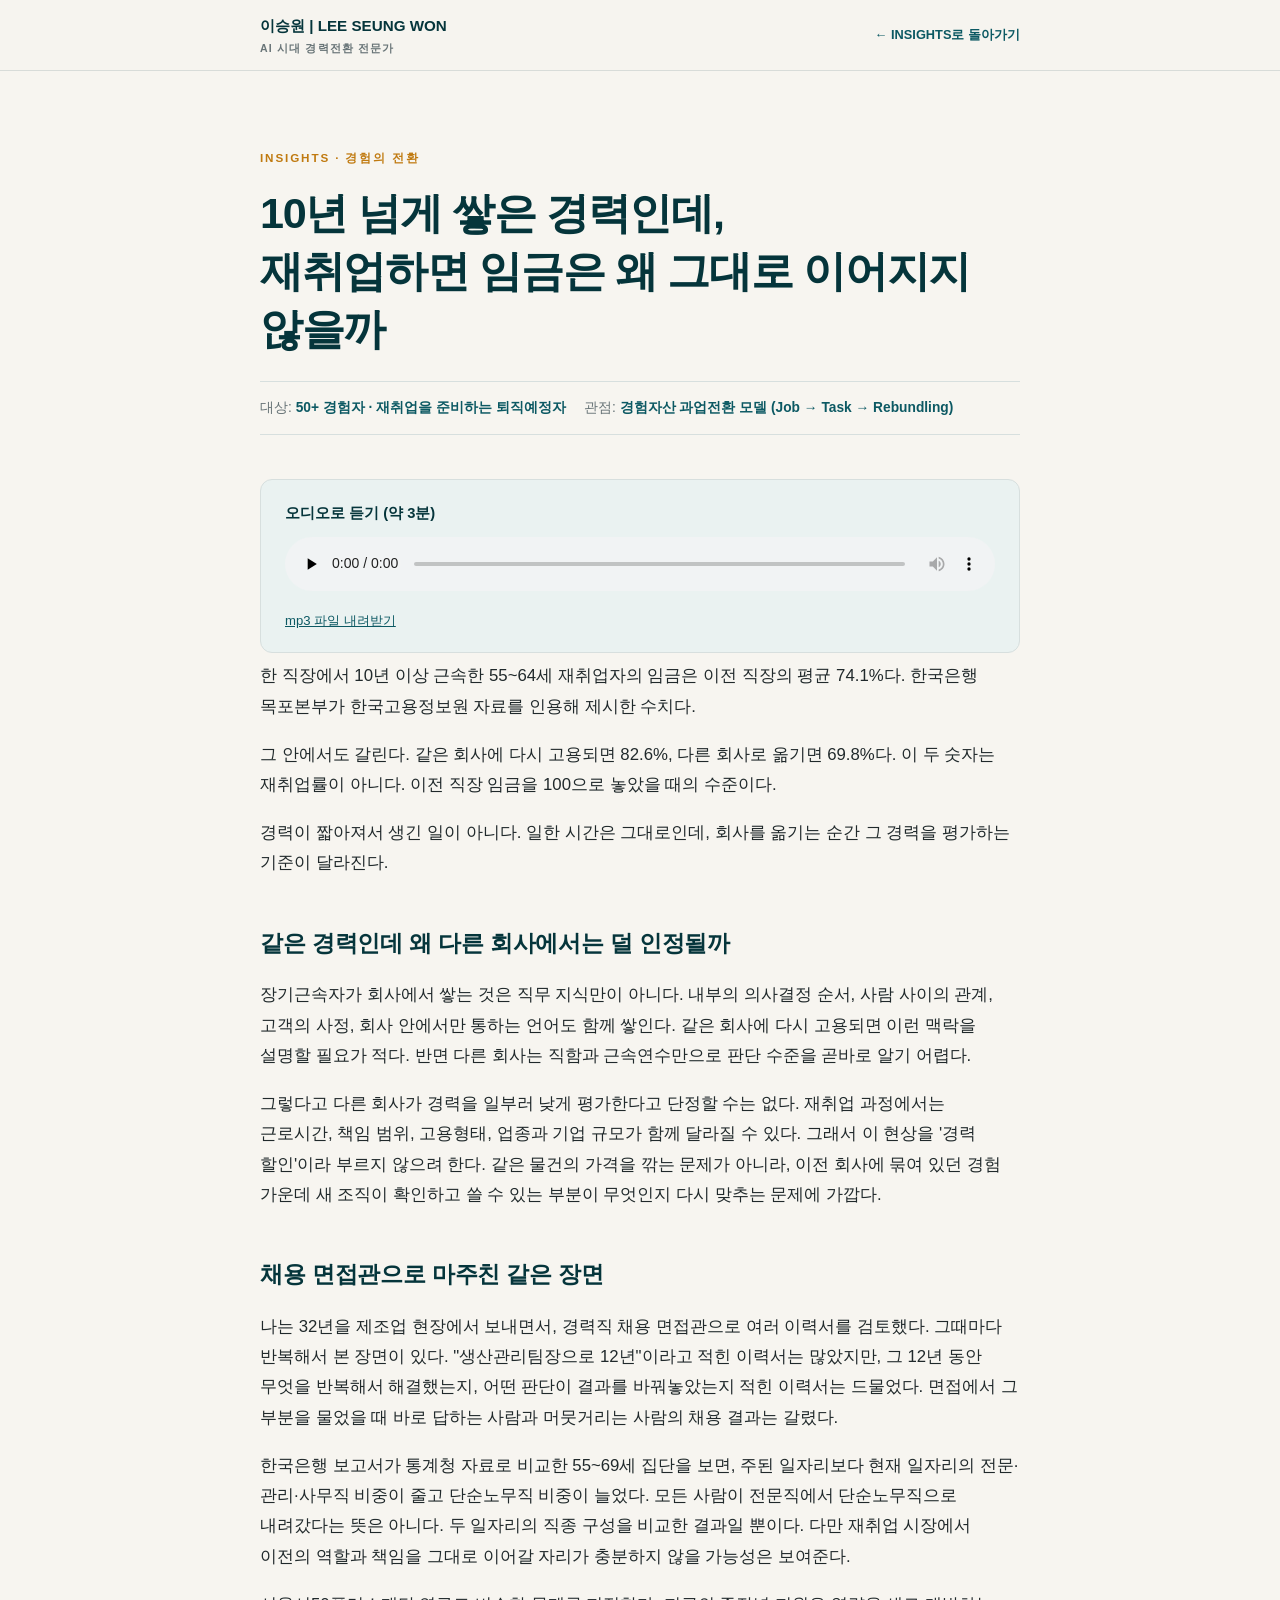
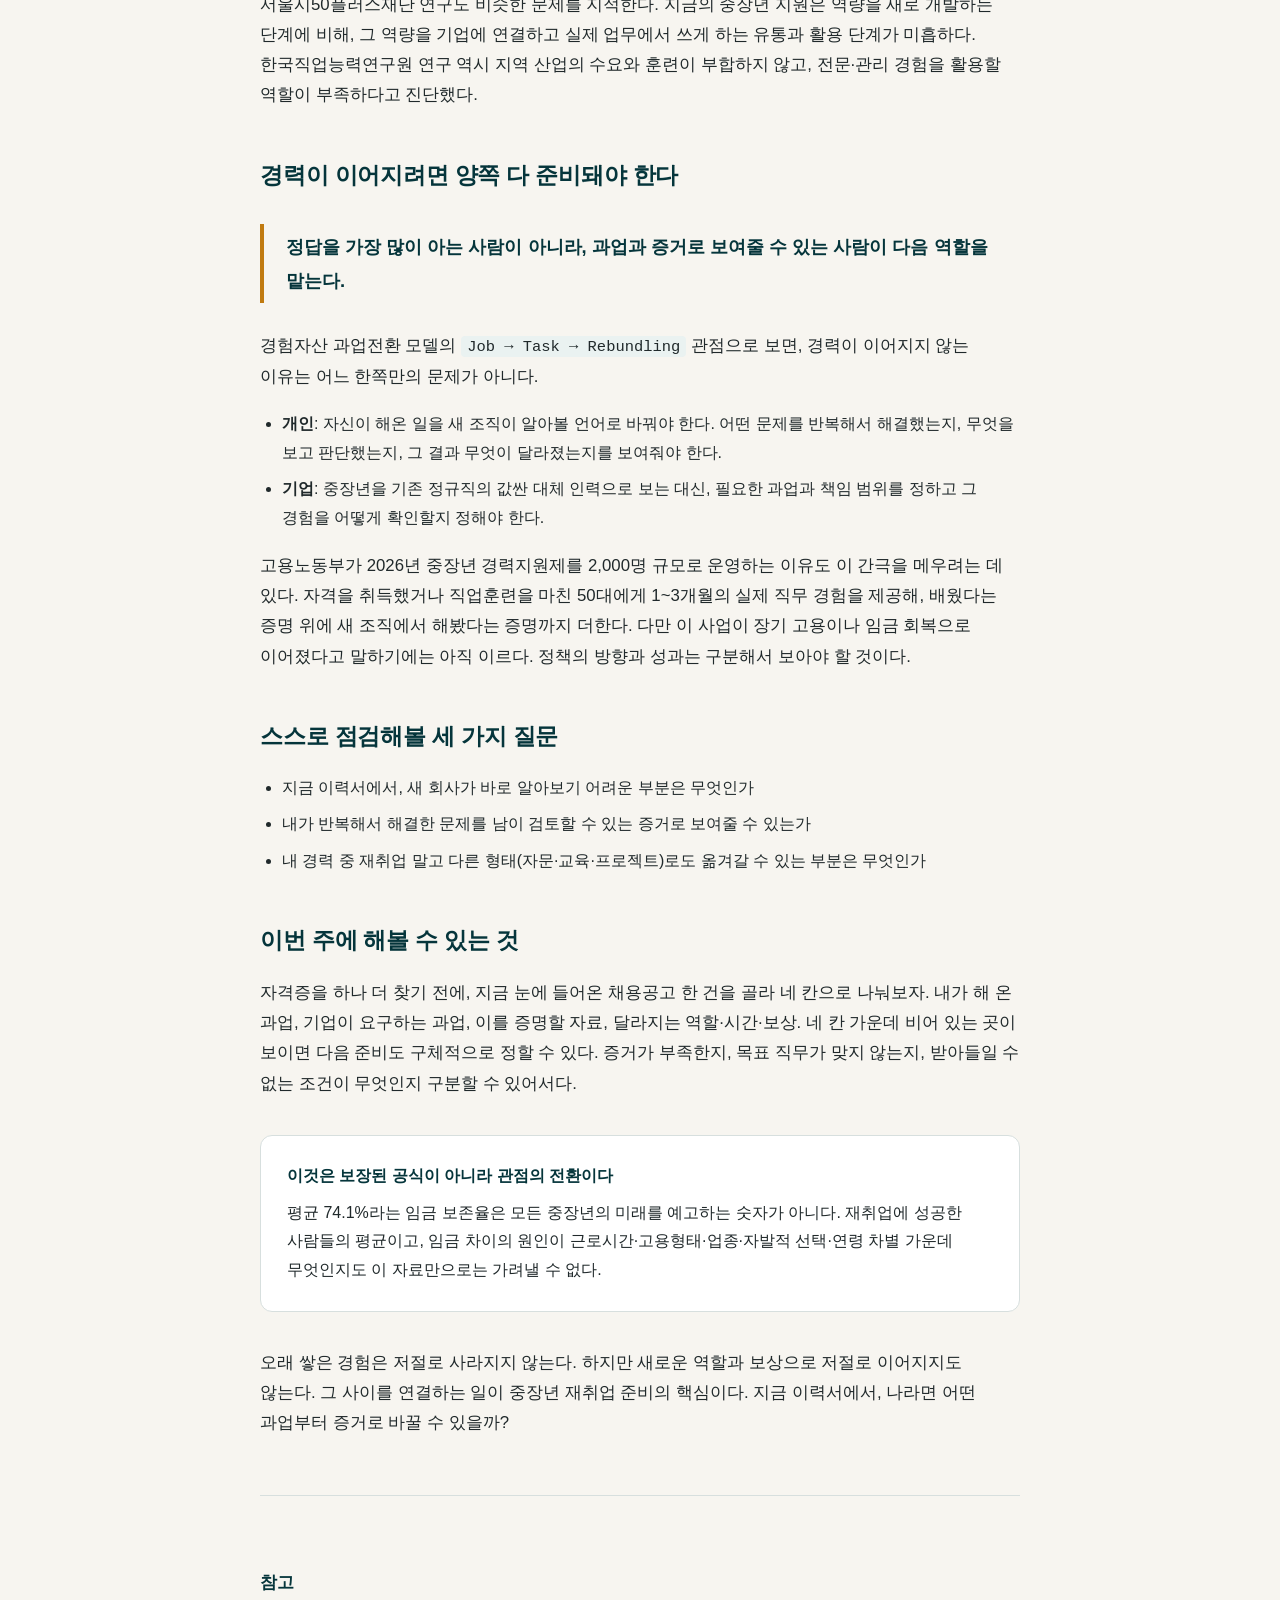
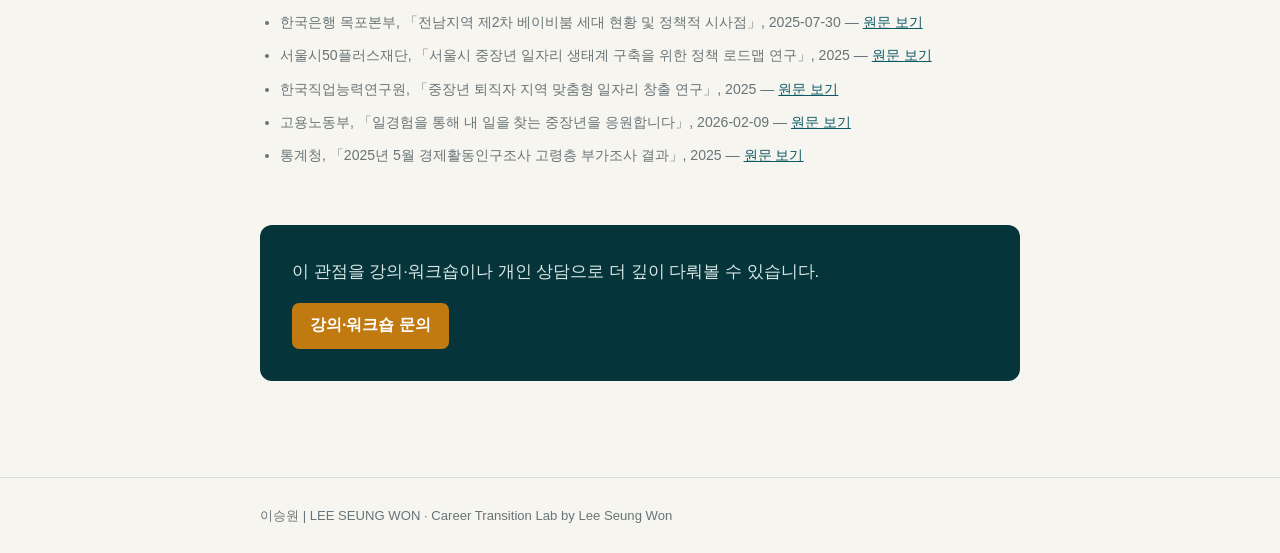
<file: insights/career-wage-gap.html>
<!doctype html>
<html lang="ko">
<head>
  <meta charset="utf-8">
  <meta name="viewport" content="width=device-width,initial-scale=1">
  <meta name="description" content="재취업하면 임금이 이전 직장의 74.1%로 줄어든다. 경력이 짧아져서가 아니라 그 경력을 평가하는 기준이 달라지기 때문이다.">
  <meta name="theme-color" content="#05353B">
  <title>10년 넘게 쌓은 경력인데, 재취업하면 임금은 왜 그대로 이어지지 않을까 | 이승원</title>
  <style>
    :root{--deep:#032b30;--teal:#05353b;--teal2:#0c5963;--mint:#eaf2f1;--amber:#c07a10;--amber2:#f3e4c9;--bg:#f7f5f0;--paper:#fff;--ink:#20292b;--muted:#687477;--line:#d7dfde;--max:760px}
    *{box-sizing:border-box}html{scroll-behavior:smooth}body{margin:0;background:var(--bg);color:var(--ink);font-family:"Pretendard","Noto Sans KR","Malgun Gothic",Arial,sans-serif;line-height:1.8;word-break:keep-all}
    a{color:var(--teal2)}.wrap{width:min(var(--max),calc(100% - 48px));margin:auto}
    header{border-bottom:1px solid rgba(5,53,59,.12);background:rgba(247,245,240,.94)}.nav{display:flex;align-items:center;justify-content:space-between;min-height:70px}
    .brand{color:var(--teal);font-weight:900;text-decoration:none;font-size:.95rem}.brand small{display:block;color:var(--muted);font-size:.66rem;letter-spacing:.11em;font-weight:700}
    .back{font-size:.8rem;font-weight:800;color:var(--teal2);text-decoration:none}
    main{padding:64px 0 96px}
    .eyebrow{margin-bottom:16px;color:var(--amber);font-size:.73rem;font-weight:900;letter-spacing:.16em;text-transform:uppercase}
    h1{margin:0 0 22px;color:var(--teal);font-size:clamp(1.8rem,4vw,2.7rem);line-height:1.35;letter-spacing:-.03em}
    .meta{display:flex;flex-wrap:wrap;gap:10px 18px;margin-bottom:44px;color:var(--muted);font-size:.86rem;border-top:1px solid var(--line);border-bottom:1px solid var(--line);padding:14px 0}
    .meta b{color:var(--teal2);font-weight:800}
    article h2{margin:44px 0 16px;color:var(--teal);font-size:1.45rem;letter-spacing:-.01em}
    article p{margin:0 0 18px;font-size:1.05rem}
    article blockquote{margin:28px 0;padding:6px 0 6px 22px;border-left:4px solid var(--amber);color:var(--teal);font-size:1.15rem;font-weight:700}
    article ul,article ol{margin:0 0 18px;padding-left:22px}article li{margin-bottom:8px}
    article code{background:var(--mint);padding:.1em .4em;border-radius:4px;font-size:.92em}
    .framework-shot{margin:28px 0;border:1px solid var(--line);border-radius:12px;overflow:hidden}
    .framework-shot img{display:block;width:100%;height:auto}
    .callout{margin:36px 0;padding:26px;background:var(--paper);border:1px solid var(--line);border-radius:12px}
    .callout b{display:block;margin-bottom:8px;color:var(--teal)}
    .refs{margin-top:56px;padding-top:28px;border-top:1px solid var(--line);color:var(--muted);font-size:.88rem}
    .refs h2{margin-bottom:12px;color:var(--teal);font-size:1.05rem}
    .refs ul{padding-left:20px}
    .cta{margin-top:56px;padding:32px;background:var(--teal);color:#fff;border-radius:12px}
    .cta p{margin:0 0 16px;color:#d9e7e5}
    .cta a{display:inline-flex;min-height:46px;align-items:center;padding:0 18px;background:var(--amber);color:#fff;border-radius:7px;font-weight:850;text-decoration:none}
    .audio-card{margin:28px 0 8px;padding:20px 24px;background:var(--mint);border:1px solid var(--line);border-radius:12px}
    .audio-card b{display:block;margin-bottom:10px;color:var(--teal);font-size:.92rem}
    .audio-card audio{width:100%}
    .audio-card .dl{display:block;margin-top:8px;font-size:.82rem;color:var(--muted)}
    .audio-card .dl a{color:var(--teal2);text-decoration:underline}
    footer{padding:26px 0;color:var(--muted);font-size:.82rem;border-top:1px solid var(--line)}
    @media(max-width:620px){.wrap{width:min(var(--max),calc(100% - 32px))}main{padding:44px 0 72px}}
  </style>
</head>
<body>
  <header><div class="wrap nav">
    <a class="brand" href="../index.html">이승원 | LEE SEUNG WON<small>AI 시대 경력전환 전문가</small></a>
    <a class="back" href="../index.html#insights">← INSIGHTS로 돌아가기</a>
  </div></header>
  <main><div class="wrap">
    <p class="eyebrow">Insights · 경험의 전환</p>
    <h1>10년 넘게 쌓은 경력인데,<br>재취업하면 임금은 왜 그대로 이어지지 않을까</h1>
    <div class="meta"><span>대상: <b>50+ 경험자 · 재취업을 준비하는 퇴직예정자</b></span><span>관점: <b>경험자산 과업전환 모델 (Job → Task → Rebundling)</b></span></div>

    <div class="audio-card">
      <b>오디오로 듣기 (약 3분)</b>
      <audio controls preload="none" src="audio/career-wage-gap.mp3"></audio>
      <span class="dl"><a href="audio/career-wage-gap.mp3" download>mp3 파일 내려받기</a></span>
    </div>

    <article>
      <p>한 직장에서 10년 이상 근속한 55~64세 재취업자의 임금은 이전 직장의 평균 74.1%다. 한국은행 목포본부가 한국고용정보원 자료를 인용해 제시한 수치다.</p>
      <p>그 안에서도 갈린다. 같은 회사에 다시 고용되면 82.6%, 다른 회사로 옮기면 69.8%다. 이 두 숫자는 재취업률이 아니다. 이전 직장 임금을 100으로 놓았을 때의 수준이다.</p>
      <p>경력이 짧아져서 생긴 일이 아니다. 일한 시간은 그대로인데, 회사를 옮기는 순간 그 경력을 평가하는 기준이 달라진다.</p>

      <h2>같은 경력인데 왜 다른 회사에서는 덜 인정될까</h2>
      <p>장기근속자가 회사에서 쌓는 것은 직무 지식만이 아니다. 내부의 의사결정 순서, 사람 사이의 관계, 고객의 사정, 회사 안에서만 통하는 언어도 함께 쌓인다. 같은 회사에 다시 고용되면 이런 맥락을 설명할 필요가 적다. 반면 다른 회사는 직함과 근속연수만으로 판단 수준을 곧바로 알기 어렵다.</p>
      <p>그렇다고 다른 회사가 경력을 일부러 낮게 평가한다고 단정할 수는 없다. 재취업 과정에서는 근로시간, 책임 범위, 고용형태, 업종과 기업 규모가 함께 달라질 수 있다. 그래서 이 현상을 '경력 할인'이라 부르지 않으려 한다. 같은 물건의 가격을 깎는 문제가 아니라, 이전 회사에 묶여 있던 경험 가운데 새 조직이 확인하고 쓸 수 있는 부분이 무엇인지 다시 맞추는 문제에 가깝다.</p>

      <h2>채용 면접관으로 마주친 같은 장면</h2>
      <p>나는 32년을 제조업 현장에서 보내면서, 경력직 채용 면접관으로 여러 이력서를 검토했다. 그때마다 반복해서 본 장면이 있다. "생산관리팀장으로 12년"이라고 적힌 이력서는 많았지만, 그 12년 동안 무엇을 반복해서 해결했는지, 어떤 판단이 결과를 바꿔놓았는지 적힌 이력서는 드물었다. 면접에서 그 부분을 물었을 때 바로 답하는 사람과 머뭇거리는 사람의 채용 결과는 갈렸다.</p>
      <p>한국은행 보고서가 통계청 자료로 비교한 55~69세 집단을 보면, 주된 일자리보다 현재 일자리의 전문·관리·사무직 비중이 줄고 단순노무직 비중이 늘었다. 모든 사람이 전문직에서 단순노무직으로 내려갔다는 뜻은 아니다. 두 일자리의 직종 구성을 비교한 결과일 뿐이다. 다만 재취업 시장에서 이전의 역할과 책임을 그대로 이어갈 자리가 충분하지 않을 가능성은 보여준다.</p>
      <p>서울시50플러스재단 연구도 비슷한 문제를 지적한다. 지금의 중장년 지원은 역량을 새로 개발하는 단계에 비해, 그 역량을 기업에 연결하고 실제 업무에서 쓰게 하는 유통과 활용 단계가 미흡하다. 한국직업능력연구원 연구 역시 지역 산업의 수요와 훈련이 부합하지 않고, 전문·관리 경험을 활용할 역할이 부족하다고 진단했다.</p>

      <h2>경력이 이어지려면 양쪽 다 준비돼야 한다</h2>
      <blockquote>정답을 가장 많이 아는 사람이 아니라, 과업과 증거로 보여줄 수 있는 사람이 다음 역할을 맡는다.</blockquote>
      <p>경험자산 과업전환 모델의 <code>Job → Task → Rebundling</code> 관점으로 보면, 경력이 이어지지 않는 이유는 어느 한쪽만의 문제가 아니다.</p>
      <ul>
        <li><b>개인</b>: 자신이 해온 일을 새 조직이 알아볼 언어로 바꿔야 한다. 어떤 문제를 반복해서 해결했는지, 무엇을 보고 판단했는지, 그 결과 무엇이 달라졌는지를 보여줘야 한다.</li>
        <li><b>기업</b>: 중장년을 기존 정규직의 값싼 대체 인력으로 보는 대신, 필요한 과업과 책임 범위를 정하고 그 경험을 어떻게 확인할지 정해야 한다.</li>
      </ul>
      <p>고용노동부가 2026년 중장년 경력지원제를 2,000명 규모로 운영하는 이유도 이 간극을 메우려는 데 있다. 자격을 취득했거나 직업훈련을 마친 50대에게 1~3개월의 실제 직무 경험을 제공해, 배웠다는 증명 위에 새 조직에서 해봤다는 증명까지 더한다. 다만 이 사업이 장기 고용이나 임금 회복으로 이어졌다고 말하기에는 아직 이르다. 정책의 방향과 성과는 구분해서 보아야 할 것이다.</p>

      <h2>스스로 점검해볼 세 가지 질문</h2>
      <ul>
        <li>지금 이력서에서, 새 회사가 바로 알아보기 어려운 부분은 무엇인가</li>
        <li>내가 반복해서 해결한 문제를 남이 검토할 수 있는 증거로 보여줄 수 있는가</li>
        <li>내 경력 중 재취업 말고 다른 형태(자문·교육·프로젝트)로도 옮겨갈 수 있는 부분은 무엇인가</li>
      </ul>

      <h2>이번 주에 해볼 수 있는 것</h2>
      <p>자격증을 하나 더 찾기 전에, 지금 눈에 들어온 채용공고 한 건을 골라 네 칸으로 나눠보자. 내가 해 온 과업, 기업이 요구하는 과업, 이를 증명할 자료, 달라지는 역할·시간·보상. 네 칸 가운데 비어 있는 곳이 보이면 다음 준비도 구체적으로 정할 수 있다. 증거가 부족한지, 목표 직무가 맞지 않는지, 받아들일 수 없는 조건이 무엇인지 구분할 수 있어서다.</p>

      <div class="callout"><b>이것은 보장된 공식이 아니라 관점의 전환이다</b>평균 74.1%라는 임금 보존율은 모든 중장년의 미래를 예고하는 숫자가 아니다. 재취업에 성공한 사람들의 평균이고, 임금 차이의 원인이 근로시간·고용형태·업종·자발적 선택·연령 차별 가운데 무엇인지도 이 자료만으로는 가려낼 수 없다.</div>

      <p>오래 쌓은 경험은 저절로 사라지지 않는다. 하지만 새로운 역할과 보상으로 저절로 이어지지도 않는다. 그 사이를 연결하는 일이 중장년 재취업 준비의 핵심이다. 지금 이력서에서, 나라면 어떤 과업부터 증거로 바꿀 수 있을까?</p>

      <div class="refs">
        <h2>참고</h2>
        <ul>
          <li>한국은행 목포본부, 「전남지역 제2차 베이비붐 세대 현황 및 정책적 시사점」, 2025-07-30 — <a href="https://www.bok.or.kr/portal/bbs/P0000800/view.do?menuNo=200560&nttId=10092793&pageIndex=6" target="_blank" rel="noopener">원문 보기</a></li>
          <li>서울시50플러스재단, 「서울시 중장년 일자리 생태계 구축을 위한 정책 로드맵 연구」, 2025 — <a href="https://www.50plus.or.kr/upload/im/2025/12/c1035365-42e8-4196-b90e-082e08a8bcb6.pdf" target="_blank" rel="noopener">원문 보기</a></li>
          <li>한국직업능력연구원, 「중장년 퇴직자 지역 맞춤형 일자리 창출 연구」, 2025 — <a href="https://www.krivet.re.kr/kor/sub.do?menuSn=12&pstNo=PB0000000633" target="_blank" rel="noopener">원문 보기</a></li>
          <li>고용노동부, 「일경험을 통해 내 일을 찾는 중장년을 응원합니다」, 2026-02-09 — <a href="https://moel.go.kr/news/enews/report/enewsView.do?news_seq=18942" target="_blank" rel="noopener">원문 보기</a></li>
          <li>통계청, 「2025년 5월 경제활동인구조사 고령층 부가조사 결과」, 2025 — <a href="https://www.kostat.go.kr/board.es?act=view&bid=210&list_no=437914&mid=a10301010000" target="_blank" rel="noopener">원문 보기</a></li>
        </ul>
      </div>

      <div class="cta">
        <p>이 관점을 강의·워크숍이나 개인 상담으로 더 깊이 다뤄볼 수 있습니다.</p>
        <a href="../index.html#contact">강의·워크숍 문의</a>
      </div>
    </article>
  </div></main>
  <footer><div class="wrap">이승원 | LEE SEUNG WON · Career Transition Lab by Lee Seung Won</div></footer>
</body>
</html>
</file>
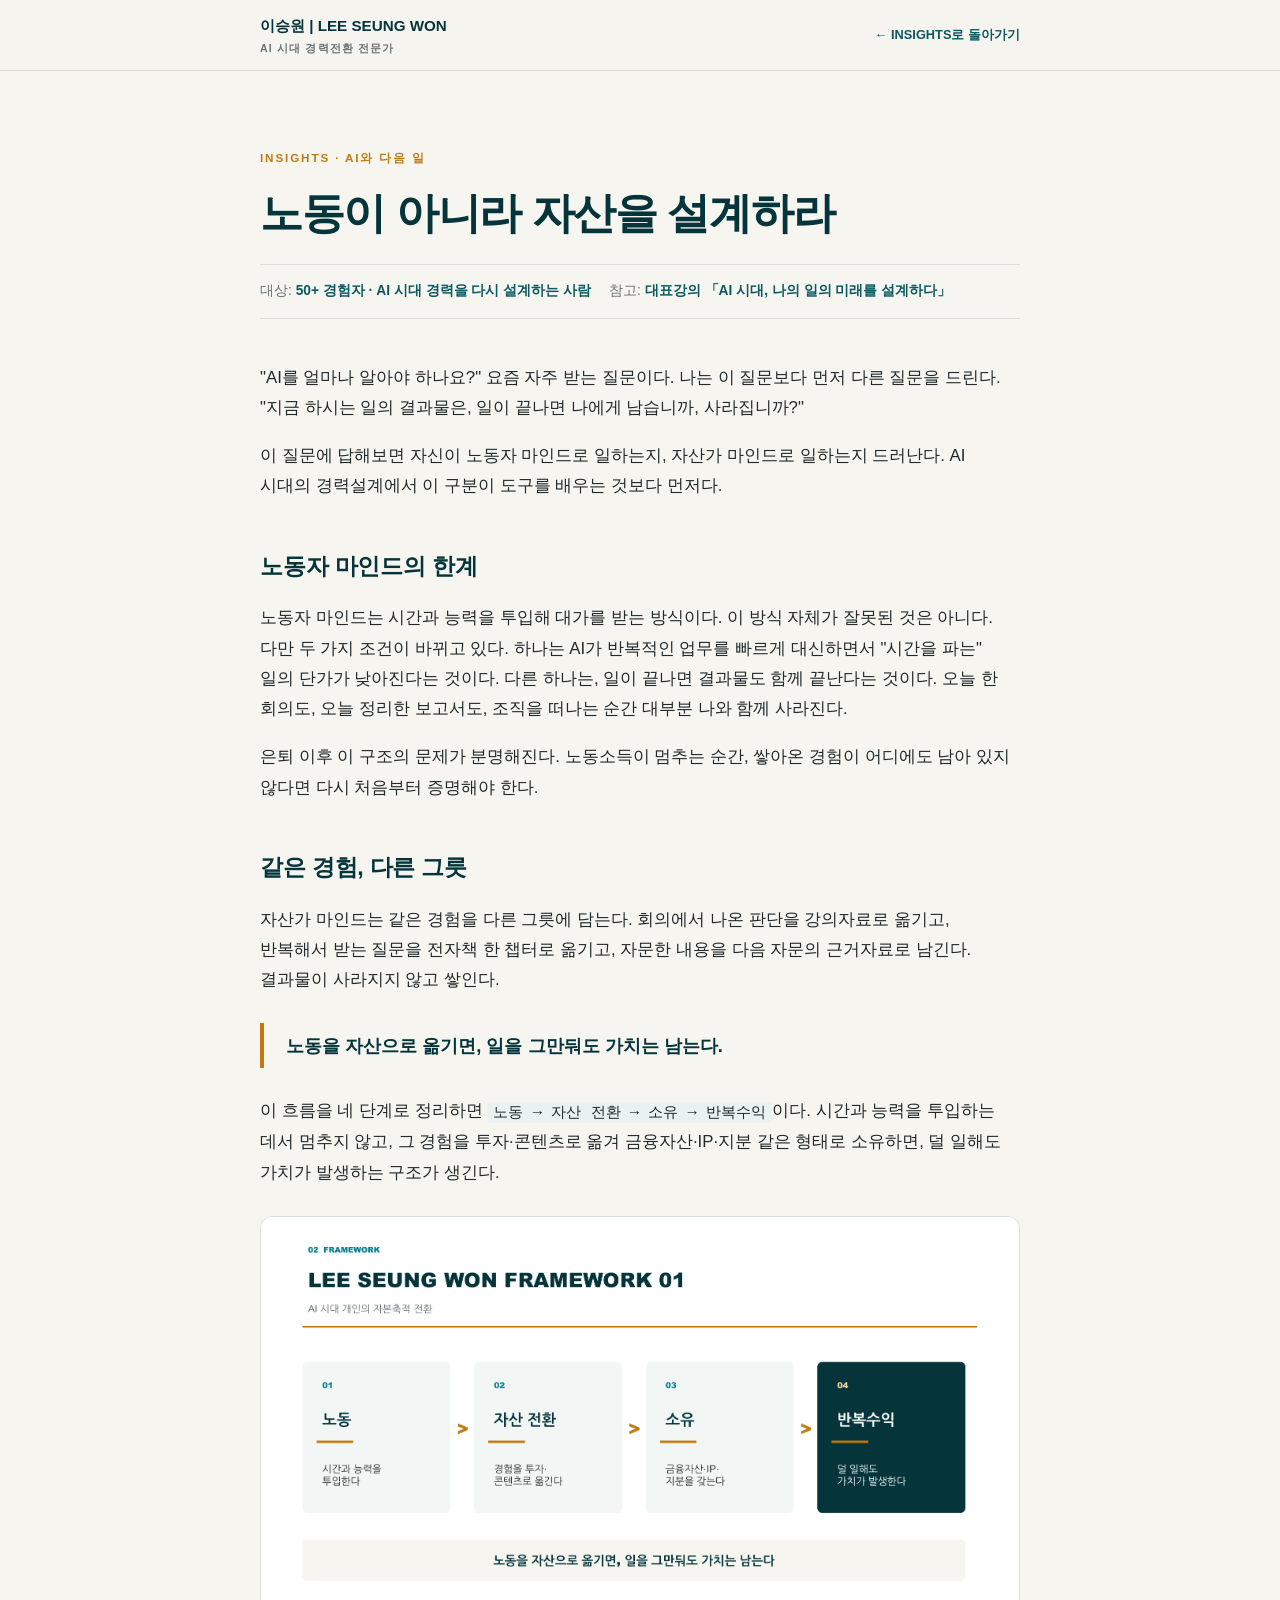
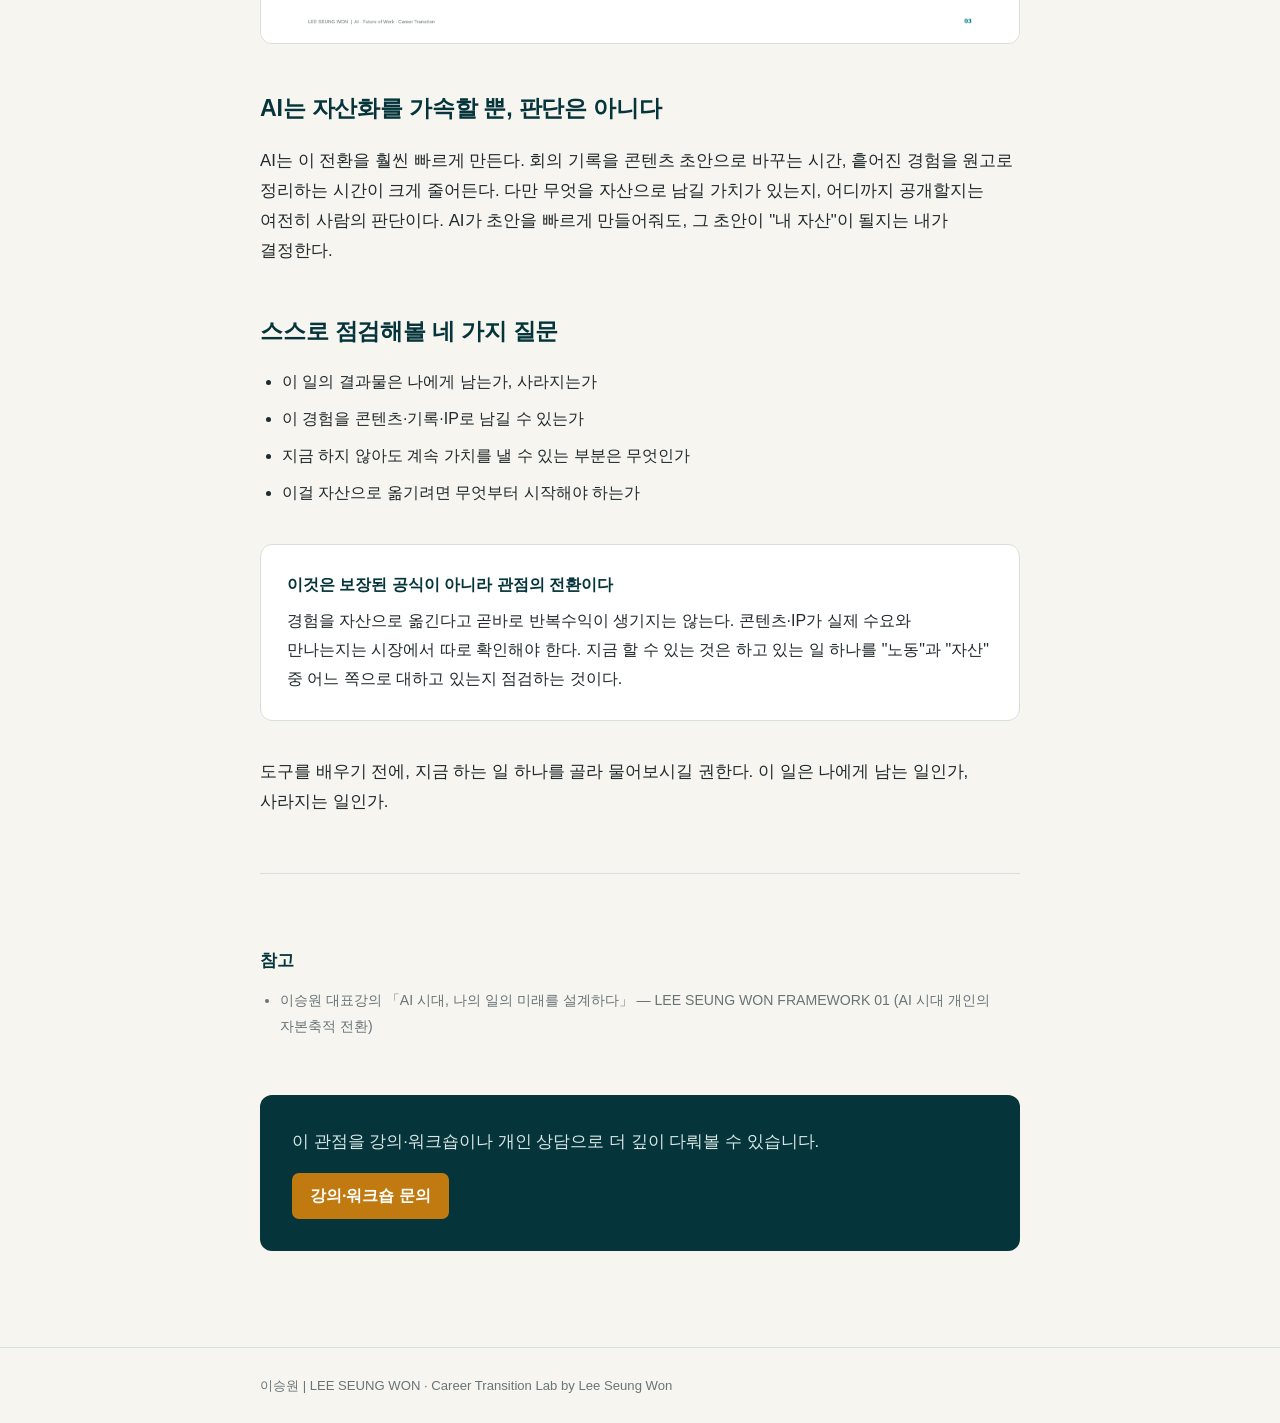
<file: insights/labor-to-asset.html>
<!doctype html>
<html lang="ko">
<head>
  <meta charset="utf-8">
  <meta name="viewport" content="width=device-width,initial-scale=1">
  <meta name="description" content="AI 시대의 경력설계는 노동소득을 넘어 소유 가능한 자산으로 확장된다. 노동자 마인드와 자산가 마인드를 나누는 기준.">
  <meta name="theme-color" content="#05353B">
  <title>노동이 아니라 자산을 설계하라 | 이승원</title>
  <style>
    :root{--deep:#032b30;--teal:#05353b;--teal2:#0c5963;--mint:#eaf2f1;--amber:#c07a10;--amber2:#f3e4c9;--bg:#f7f5f0;--paper:#fff;--ink:#20292b;--muted:#687477;--line:#d7dfde;--max:760px}
    *{box-sizing:border-box}html{scroll-behavior:smooth}body{margin:0;background:var(--bg);color:var(--ink);font-family:"Pretendard","Noto Sans KR","Malgun Gothic",Arial,sans-serif;line-height:1.8;word-break:keep-all}
    a{color:var(--teal2)}.wrap{width:min(var(--max),calc(100% - 48px));margin:auto}
    header{border-bottom:1px solid rgba(5,53,59,.12);background:rgba(247,245,240,.94)}.nav{display:flex;align-items:center;justify-content:space-between;min-height:70px}
    .brand{color:var(--teal);font-weight:900;text-decoration:none;font-size:.95rem}.brand small{display:block;color:var(--muted);font-size:.66rem;letter-spacing:.11em;font-weight:700}
    .back{font-size:.8rem;font-weight:800;color:var(--teal2);text-decoration:none}
    main{padding:64px 0 96px}
    .eyebrow{margin-bottom:16px;color:var(--amber);font-size:.73rem;font-weight:900;letter-spacing:.16em;text-transform:uppercase}
    h1{margin:0 0 22px;color:var(--teal);font-size:clamp(1.8rem,4vw,2.7rem);line-height:1.35;letter-spacing:-.03em}
    .meta{display:flex;flex-wrap:wrap;gap:10px 18px;margin-bottom:44px;color:var(--muted);font-size:.86rem;border-top:1px solid var(--line);border-bottom:1px solid var(--line);padding:14px 0}
    .meta b{color:var(--teal2);font-weight:800}
    article h2{margin:44px 0 16px;color:var(--teal);font-size:1.45rem;letter-spacing:-.01em}
    article p{margin:0 0 18px;font-size:1.05rem}
    article blockquote{margin:28px 0;padding:6px 0 6px 22px;border-left:4px solid var(--amber);color:var(--teal);font-size:1.15rem;font-weight:700}
    article ul,article ol{margin:0 0 18px;padding-left:22px}article li{margin-bottom:8px}
    article code{background:var(--mint);padding:.1em .4em;border-radius:4px;font-size:.92em}
    .framework-shot{margin:28px 0;border:1px solid var(--line);border-radius:12px;overflow:hidden}
    .framework-shot img{display:block;width:100%;height:auto}
    .callout{margin:36px 0;padding:26px;background:var(--paper);border:1px solid var(--line);border-radius:12px}
    .callout b{display:block;margin-bottom:8px;color:var(--teal)}
    .refs{margin-top:56px;padding-top:28px;border-top:1px solid var(--line);color:var(--muted);font-size:.88rem}
    .refs h2{margin-bottom:12px;color:var(--teal);font-size:1.05rem}
    .refs ul{padding-left:20px}
    .cta{margin-top:56px;padding:32px;background:var(--teal);color:#fff;border-radius:12px}
    .cta p{margin:0 0 16px;color:#d9e7e5}
    .cta a{display:inline-flex;min-height:46px;align-items:center;padding:0 18px;background:var(--amber);color:#fff;border-radius:7px;font-weight:850;text-decoration:none}
    footer{padding:26px 0;color:var(--muted);font-size:.82rem;border-top:1px solid var(--line)}
    @media(max-width:620px){.wrap{width:min(var(--max),calc(100% - 32px))}main{padding:44px 0 72px}}
  </style>
</head>
<body>
  <header><div class="wrap nav">
    <a class="brand" href="../index.html">이승원 | LEE SEUNG WON<small>AI 시대 경력전환 전문가</small></a>
    <a class="back" href="../index.html#insights">← INSIGHTS로 돌아가기</a>
  </div></header>
  <main><div class="wrap">
    <p class="eyebrow">Insights · AI와 다음 일</p>
    <h1>노동이 아니라 자산을 설계하라</h1>
    <div class="meta"><span>대상: <b>50+ 경험자 · AI 시대 경력을 다시 설계하는 사람</b></span><span>참고: <b>대표강의 「AI 시대, 나의 일의 미래를 설계하다」</b></span></div>

    <article>
      <p>"AI를 얼마나 알아야 하나요?" 요즘 자주 받는 질문이다. 나는 이 질문보다 먼저 다른 질문을 드린다. "지금 하시는 일의 결과물은, 일이 끝나면 나에게 남습니까, 사라집니까?"</p>
      <p>이 질문에 답해보면 자신이 노동자 마인드로 일하는지, 자산가 마인드로 일하는지 드러난다. AI 시대의 경력설계에서 이 구분이 도구를 배우는 것보다 먼저다.</p>

      <h2>노동자 마인드의 한계</h2>
      <p>노동자 마인드는 시간과 능력을 투입해 대가를 받는 방식이다. 이 방식 자체가 잘못된 것은 아니다. 다만 두 가지 조건이 바뀌고 있다. 하나는 AI가 반복적인 업무를 빠르게 대신하면서 "시간을 파는" 일의 단가가 낮아진다는 것이다. 다른 하나는, 일이 끝나면 결과물도 함께 끝난다는 것이다. 오늘 한 회의도, 오늘 정리한 보고서도, 조직을 떠나는 순간 대부분 나와 함께 사라진다.</p>
      <p>은퇴 이후 이 구조의 문제가 분명해진다. 노동소득이 멈추는 순간, 쌓아온 경험이 어디에도 남아 있지 않다면 다시 처음부터 증명해야 한다.</p>

      <h2>같은 경험, 다른 그릇</h2>
      <p>자산가 마인드는 같은 경험을 다른 그릇에 담는다. 회의에서 나온 판단을 강의자료로 옮기고, 반복해서 받는 질문을 전자책 한 챕터로 옮기고, 자문한 내용을 다음 자문의 근거자료로 남긴다. 결과물이 사라지지 않고 쌓인다.</p>
      <blockquote>노동을 자산으로 옮기면, 일을 그만둬도 가치는 남는다.</blockquote>
      <p>이 흐름을 네 단계로 정리하면 <code>노동 → 자산 전환 → 소유 → 반복수익</code>이다. 시간과 능력을 투입하는 데서 멈추지 않고, 그 경험을 투자·콘텐츠로 옮겨 금융자산·IP·지분 같은 형태로 소유하면, 덜 일해도 가치가 발생하는 구조가 생긴다.</p>
      <figure class="framework-shot"><img src="img/framework-labor-to-asset.png" alt="LEE SEUNG WON FRAMEWORK 01: 노동, 자산 전환, 소유, 반복수익 네 단계 다이어그램" loading="lazy"></figure>

      <h2>AI는 자산화를 가속할 뿐, 판단은 아니다</h2>
      <p>AI는 이 전환을 훨씬 빠르게 만든다. 회의 기록을 콘텐츠 초안으로 바꾸는 시간, 흩어진 경험을 원고로 정리하는 시간이 크게 줄어든다. 다만 무엇을 자산으로 남길 가치가 있는지, 어디까지 공개할지는 여전히 사람의 판단이다. AI가 초안을 빠르게 만들어줘도, 그 초안이 "내 자산"이 될지는 내가 결정한다.</p>

      <h2>스스로 점검해볼 네 가지 질문</h2>
      <ul>
        <li>이 일의 결과물은 나에게 남는가, 사라지는가</li>
        <li>이 경험을 콘텐츠·기록·IP로 남길 수 있는가</li>
        <li>지금 하지 않아도 계속 가치를 낼 수 있는 부분은 무엇인가</li>
        <li>이걸 자산으로 옮기려면 무엇부터 시작해야 하는가</li>
      </ul>

      <div class="callout"><b>이것은 보장된 공식이 아니라 관점의 전환이다</b>경험을 자산으로 옮긴다고 곧바로 반복수익이 생기지는 않는다. 콘텐츠·IP가 실제 수요와 만나는지는 시장에서 따로 확인해야 한다. 지금 할 수 있는 것은 하고 있는 일 하나를 "노동"과 "자산" 중 어느 쪽으로 대하고 있는지 점검하는 것이다.</div>

      <p>도구를 배우기 전에, 지금 하는 일 하나를 골라 물어보시길 권한다. 이 일은 나에게 남는 일인가, 사라지는 일인가.</p>

      <div class="refs">
        <h2>참고</h2>
        <ul>
          <li>이승원 대표강의 「AI 시대, 나의 일의 미래를 설계하다」 — LEE SEUNG WON FRAMEWORK 01 (AI 시대 개인의 자본축적 전환)</li>
        </ul>
      </div>

      <div class="cta">
        <p>이 관점을 강의·워크숍이나 개인 상담으로 더 깊이 다뤄볼 수 있습니다.</p>
        <a href="../index.html#contact">강의·워크숍 문의</a>
      </div>
    </article>
  </div></main>
  <footer><div class="wrap">이승원 | LEE SEUNG WON · Career Transition Lab by Lee Seung Won</div></footer>
</body>
</html>
</file>
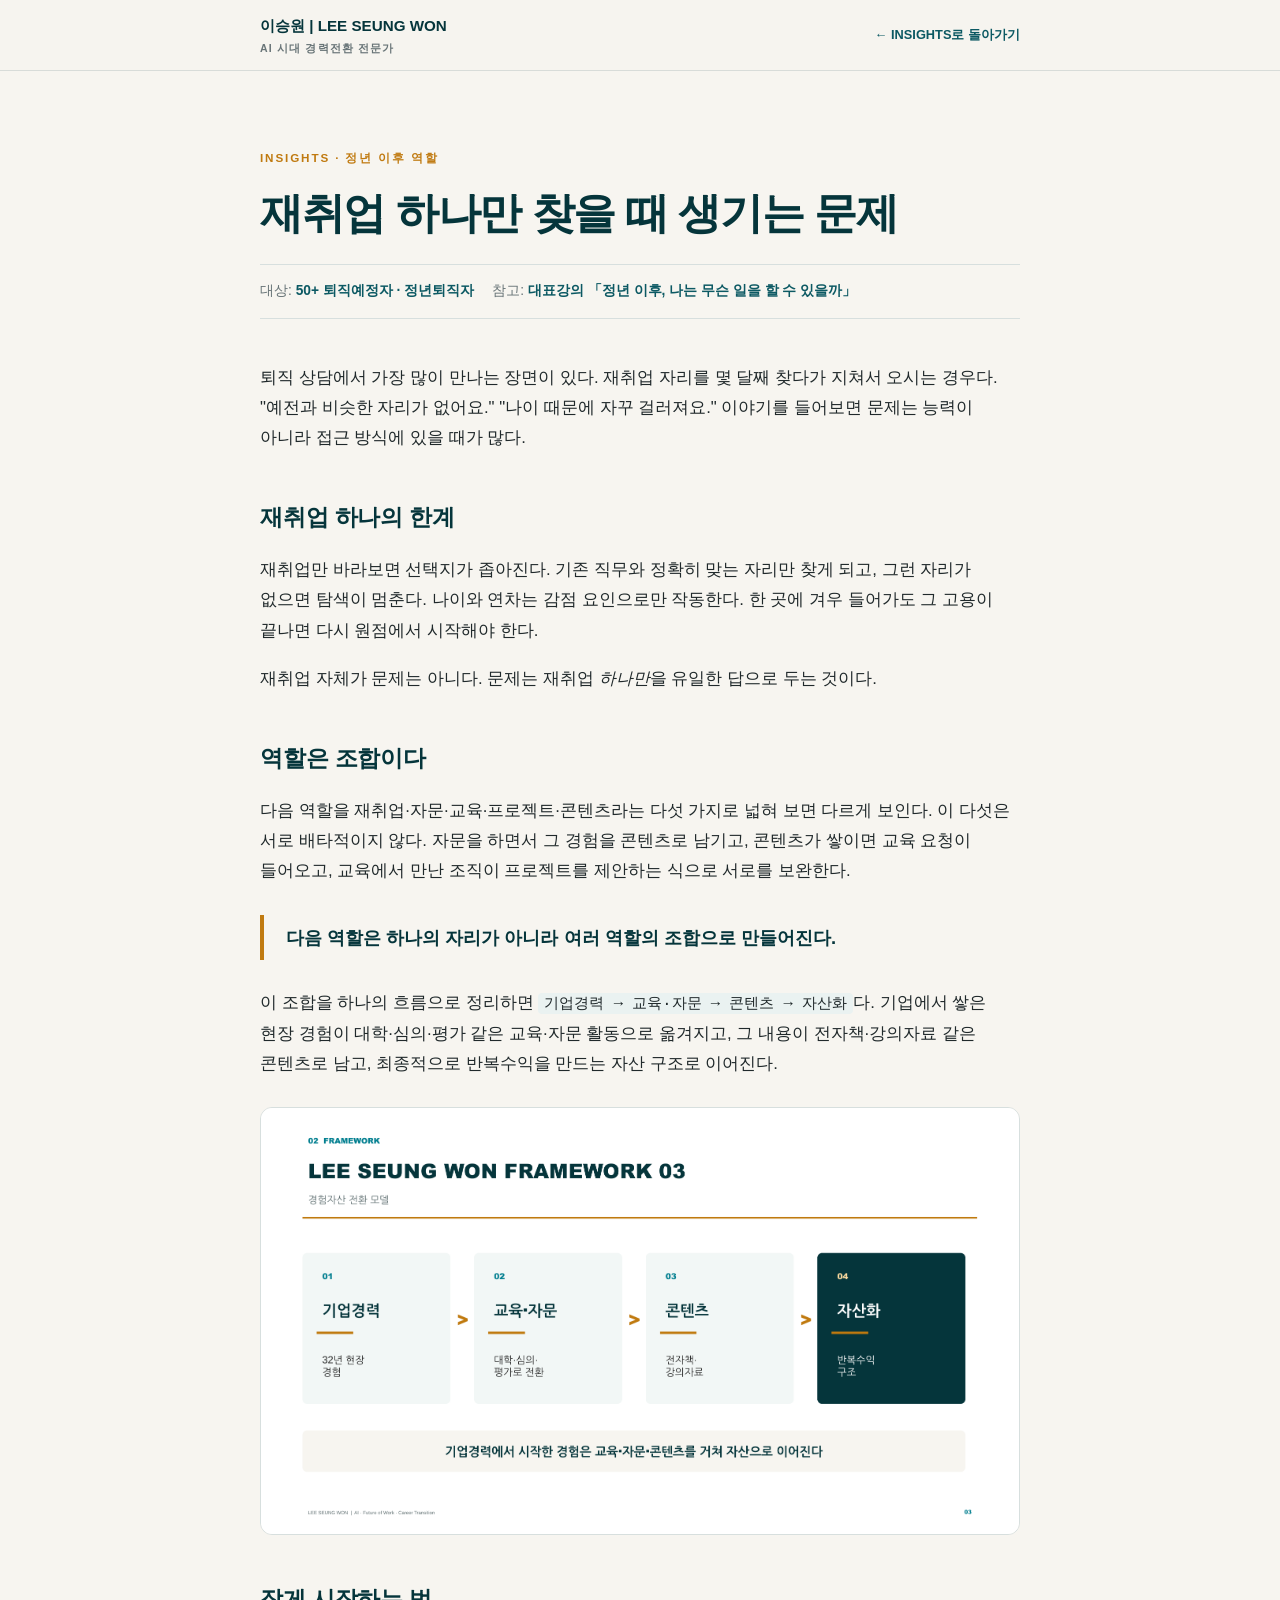
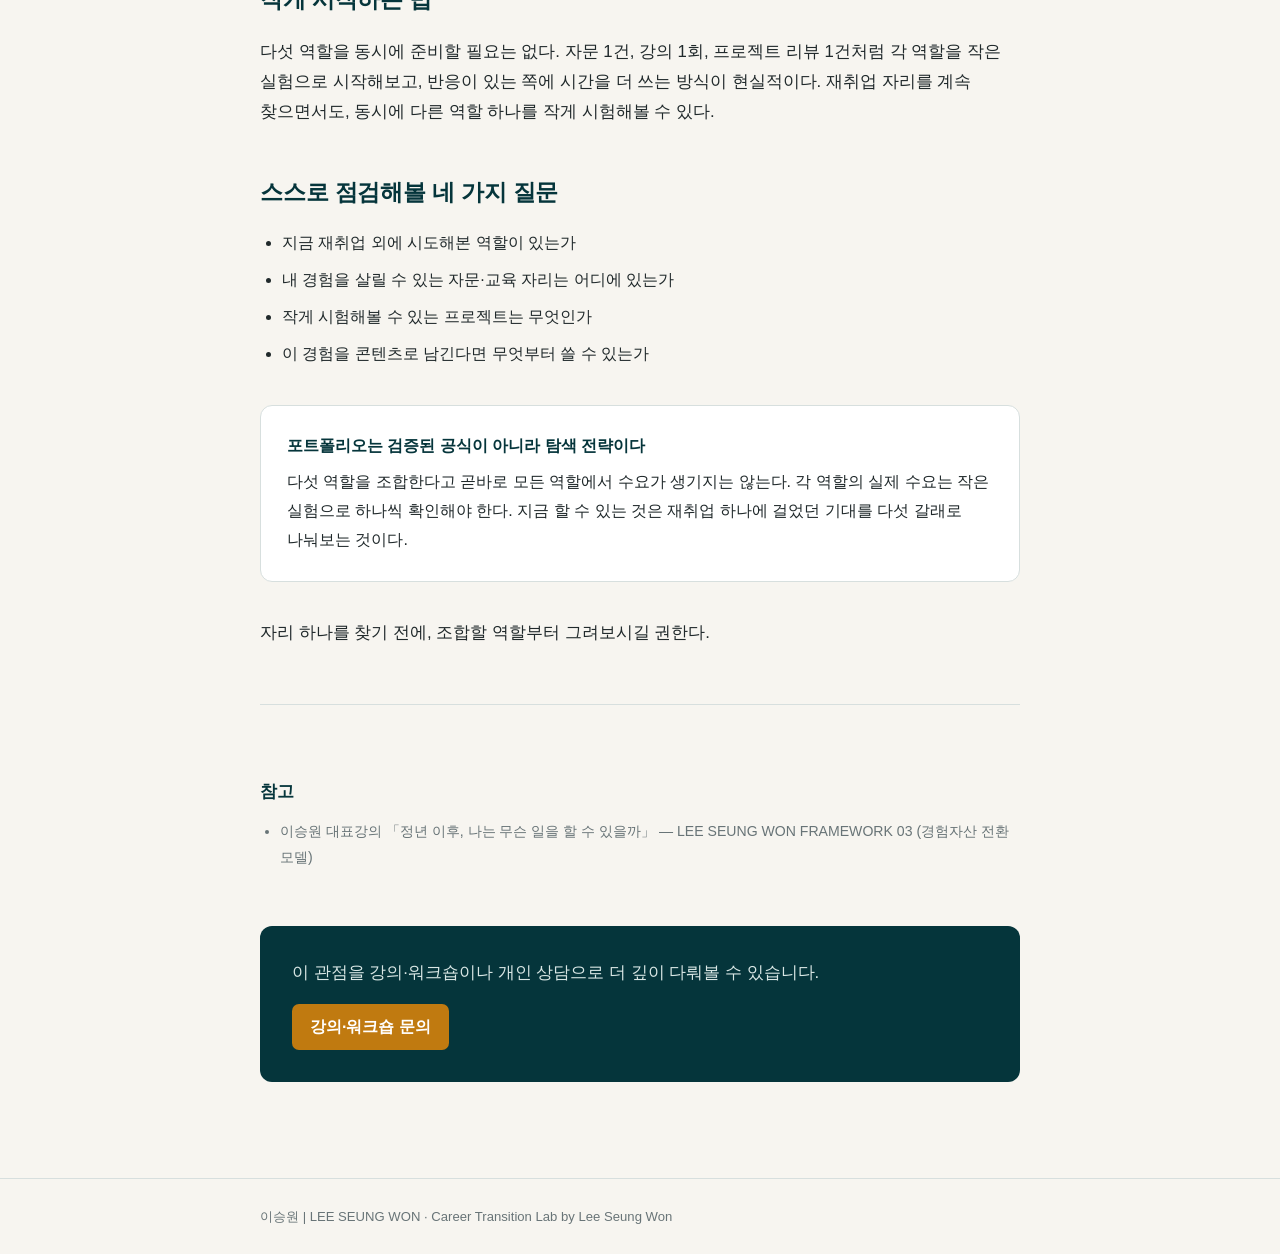
<file: insights/role-portfolio.html>
<!doctype html>
<html lang="ko">
<head>
  <meta charset="utf-8">
  <meta name="viewport" content="width=device-width,initial-scale=1">
  <meta name="description" content="재취업 하나만 찾을 때 생기는 문제와, 재취업·자문·교육·프로젝트·콘텐츠를 역할 포트폴리오로 조합하는 법.">
  <meta name="theme-color" content="#05353B">
  <title>재취업 하나만 찾을 때 생기는 문제 | 이승원</title>
  <style>
    :root{--deep:#032b30;--teal:#05353b;--teal2:#0c5963;--mint:#eaf2f1;--amber:#c07a10;--amber2:#f3e4c9;--bg:#f7f5f0;--paper:#fff;--ink:#20292b;--muted:#687477;--line:#d7dfde;--max:760px}
    *{box-sizing:border-box}html{scroll-behavior:smooth}body{margin:0;background:var(--bg);color:var(--ink);font-family:"Pretendard","Noto Sans KR","Malgun Gothic",Arial,sans-serif;line-height:1.8;word-break:keep-all}
    a{color:var(--teal2)}.wrap{width:min(var(--max),calc(100% - 48px));margin:auto}
    header{border-bottom:1px solid rgba(5,53,59,.12);background:rgba(247,245,240,.94)}.nav{display:flex;align-items:center;justify-content:space-between;min-height:70px}
    .brand{color:var(--teal);font-weight:900;text-decoration:none;font-size:.95rem}.brand small{display:block;color:var(--muted);font-size:.66rem;letter-spacing:.11em;font-weight:700}
    .back{font-size:.8rem;font-weight:800;color:var(--teal2);text-decoration:none}
    main{padding:64px 0 96px}
    .eyebrow{margin-bottom:16px;color:var(--amber);font-size:.73rem;font-weight:900;letter-spacing:.16em;text-transform:uppercase}
    h1{margin:0 0 22px;color:var(--teal);font-size:clamp(1.8rem,4vw,2.7rem);line-height:1.35;letter-spacing:-.03em}
    .meta{display:flex;flex-wrap:wrap;gap:10px 18px;margin-bottom:44px;color:var(--muted);font-size:.86rem;border-top:1px solid var(--line);border-bottom:1px solid var(--line);padding:14px 0}
    .meta b{color:var(--teal2);font-weight:800}
    article h2{margin:44px 0 16px;color:var(--teal);font-size:1.45rem;letter-spacing:-.01em}
    article p{margin:0 0 18px;font-size:1.05rem}
    article blockquote{margin:28px 0;padding:6px 0 6px 22px;border-left:4px solid var(--amber);color:var(--teal);font-size:1.15rem;font-weight:700}
    article ul,article ol{margin:0 0 18px;padding-left:22px}article li{margin-bottom:8px}
    article code{background:var(--mint);padding:.1em .4em;border-radius:4px;font-size:.92em}
    .framework-shot{margin:28px 0;border:1px solid var(--line);border-radius:12px;overflow:hidden}
    .framework-shot img{display:block;width:100%;height:auto}
    .callout{margin:36px 0;padding:26px;background:var(--paper);border:1px solid var(--line);border-radius:12px}
    .callout b{display:block;margin-bottom:8px;color:var(--teal)}
    .refs{margin-top:56px;padding-top:28px;border-top:1px solid var(--line);color:var(--muted);font-size:.88rem}
    .refs h2{margin-bottom:12px;color:var(--teal);font-size:1.05rem}
    .refs ul{padding-left:20px}
    .cta{margin-top:56px;padding:32px;background:var(--teal);color:#fff;border-radius:12px}
    .cta p{margin:0 0 16px;color:#d9e7e5}
    .cta a{display:inline-flex;min-height:46px;align-items:center;padding:0 18px;background:var(--amber);color:#fff;border-radius:7px;font-weight:850;text-decoration:none}
    footer{padding:26px 0;color:var(--muted);font-size:.82rem;border-top:1px solid var(--line)}
    @media(max-width:620px){.wrap{width:min(var(--max),calc(100% - 32px))}main{padding:44px 0 72px}}
  </style>
</head>
<body>
  <header><div class="wrap nav">
    <a class="brand" href="../index.html">이승원 | LEE SEUNG WON<small>AI 시대 경력전환 전문가</small></a>
    <a class="back" href="../index.html#insights">← INSIGHTS로 돌아가기</a>
  </div></header>
  <main><div class="wrap">
    <p class="eyebrow">Insights · 정년 이후 역할</p>
    <h1>재취업 하나만 찾을 때 생기는 문제</h1>
    <div class="meta"><span>대상: <b>50+ 퇴직예정자 · 정년퇴직자</b></span><span>참고: <b>대표강의 「정년 이후, 나는 무슨 일을 할 수 있을까」</b></span></div>

    <article>
      <p>퇴직 상담에서 가장 많이 만나는 장면이 있다. 재취업 자리를 몇 달째 찾다가 지쳐서 오시는 경우다. "예전과 비슷한 자리가 없어요." "나이 때문에 자꾸 걸러져요." 이야기를 들어보면 문제는 능력이 아니라 접근 방식에 있을 때가 많다.</p>

      <h2>재취업 하나의 한계</h2>
      <p>재취업만 바라보면 선택지가 좁아진다. 기존 직무와 정확히 맞는 자리만 찾게 되고, 그런 자리가 없으면 탐색이 멈춘다. 나이와 연차는 감점 요인으로만 작동한다. 한 곳에 겨우 들어가도 그 고용이 끝나면 다시 원점에서 시작해야 한다.</p>
      <p>재취업 자체가 문제는 아니다. 문제는 재취업 <em>하나만</em>을 유일한 답으로 두는 것이다.</p>

      <h2>역할은 조합이다</h2>
      <p>다음 역할을 재취업·자문·교육·프로젝트·콘텐츠라는 다섯 가지로 넓혀 보면 다르게 보인다. 이 다섯은 서로 배타적이지 않다. 자문을 하면서 그 경험을 콘텐츠로 남기고, 콘텐츠가 쌓이면 교육 요청이 들어오고, 교육에서 만난 조직이 프로젝트를 제안하는 식으로 서로를 보완한다.</p>
      <blockquote>다음 역할은 하나의 자리가 아니라 여러 역할의 조합으로 만들어진다.</blockquote>
      <p>이 조합을 하나의 흐름으로 정리하면 <code>기업경력 → 교육·자문 → 콘텐츠 → 자산화</code>다. 기업에서 쌓은 현장 경험이 대학·심의·평가 같은 교육·자문 활동으로 옮겨지고, 그 내용이 전자책·강의자료 같은 콘텐츠로 남고, 최종적으로 반복수익을 만드는 자산 구조로 이어진다.</p>
      <figure class="framework-shot"><img src="img/framework-role-portfolio.png" alt="LEE SEUNG WON FRAMEWORK 03: 기업경력, 교육·자문, 콘텐츠, 자산화 네 단계 다이어그램" loading="lazy"></figure>

      <h2>작게 시작하는 법</h2>
      <p>다섯 역할을 동시에 준비할 필요는 없다. 자문 1건, 강의 1회, 프로젝트 리뷰 1건처럼 각 역할을 작은 실험으로 시작해보고, 반응이 있는 쪽에 시간을 더 쓰는 방식이 현실적이다. 재취업 자리를 계속 찾으면서도, 동시에 다른 역할 하나를 작게 시험해볼 수 있다.</p>

      <h2>스스로 점검해볼 네 가지 질문</h2>
      <ul>
        <li>지금 재취업 외에 시도해본 역할이 있는가</li>
        <li>내 경험을 살릴 수 있는 자문·교육 자리는 어디에 있는가</li>
        <li>작게 시험해볼 수 있는 프로젝트는 무엇인가</li>
        <li>이 경험을 콘텐츠로 남긴다면 무엇부터 쓸 수 있는가</li>
      </ul>

      <div class="callout"><b>포트폴리오는 검증된 공식이 아니라 탐색 전략이다</b>다섯 역할을 조합한다고 곧바로 모든 역할에서 수요가 생기지는 않는다. 각 역할의 실제 수요는 작은 실험으로 하나씩 확인해야 한다. 지금 할 수 있는 것은 재취업 하나에 걸었던 기대를 다섯 갈래로 나눠보는 것이다.</div>

      <p>자리 하나를 찾기 전에, 조합할 역할부터 그려보시길 권한다.</p>

      <div class="refs">
        <h2>참고</h2>
        <ul>
          <li>이승원 대표강의 「정년 이후, 나는 무슨 일을 할 수 있을까」 — LEE SEUNG WON FRAMEWORK 03 (경험자산 전환 모델)</li>
        </ul>
      </div>

      <div class="cta">
        <p>이 관점을 강의·워크숍이나 개인 상담으로 더 깊이 다뤄볼 수 있습니다.</p>
        <a href="../index.html#contact">강의·워크숍 문의</a>
      </div>
    </article>
  </div></main>
  <footer><div class="wrap">이승원 | LEE SEUNG WON · Career Transition Lab by Lee Seung Won</div></footer>
</body>
</html>
</file>
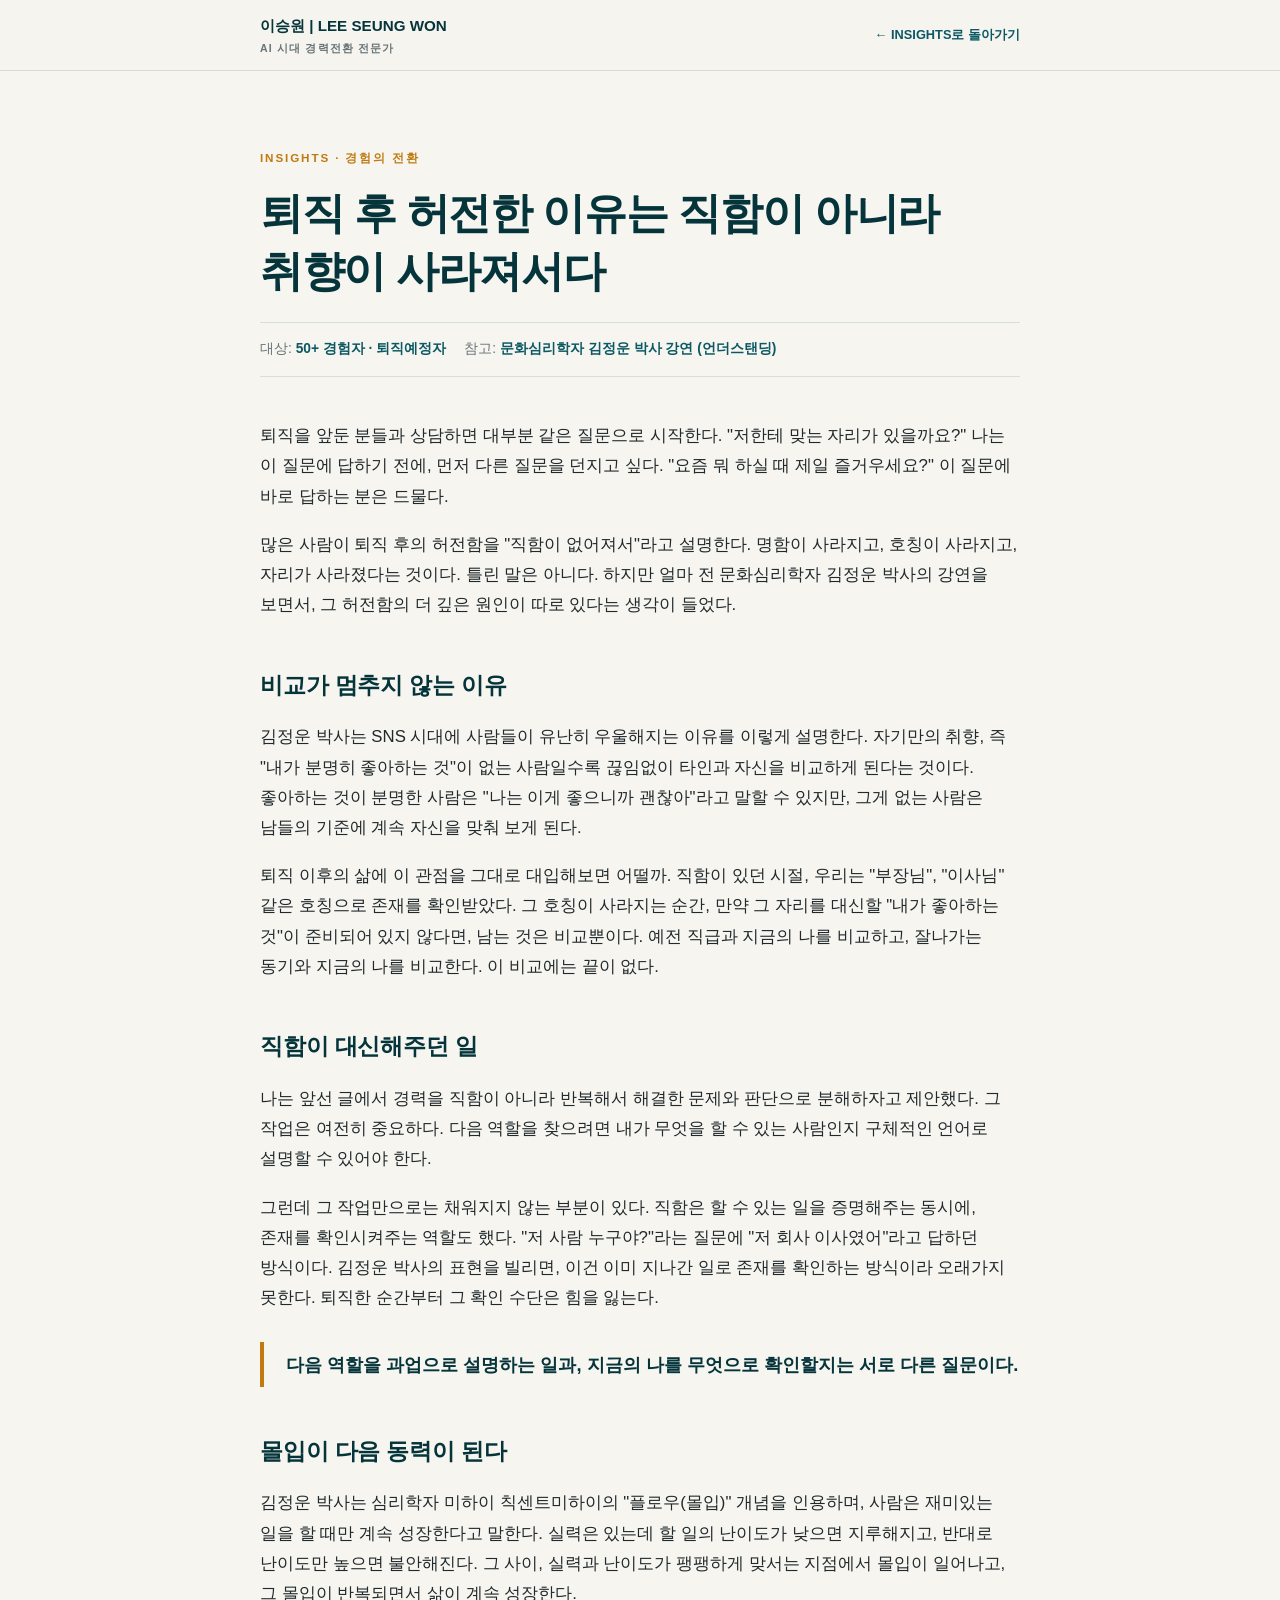
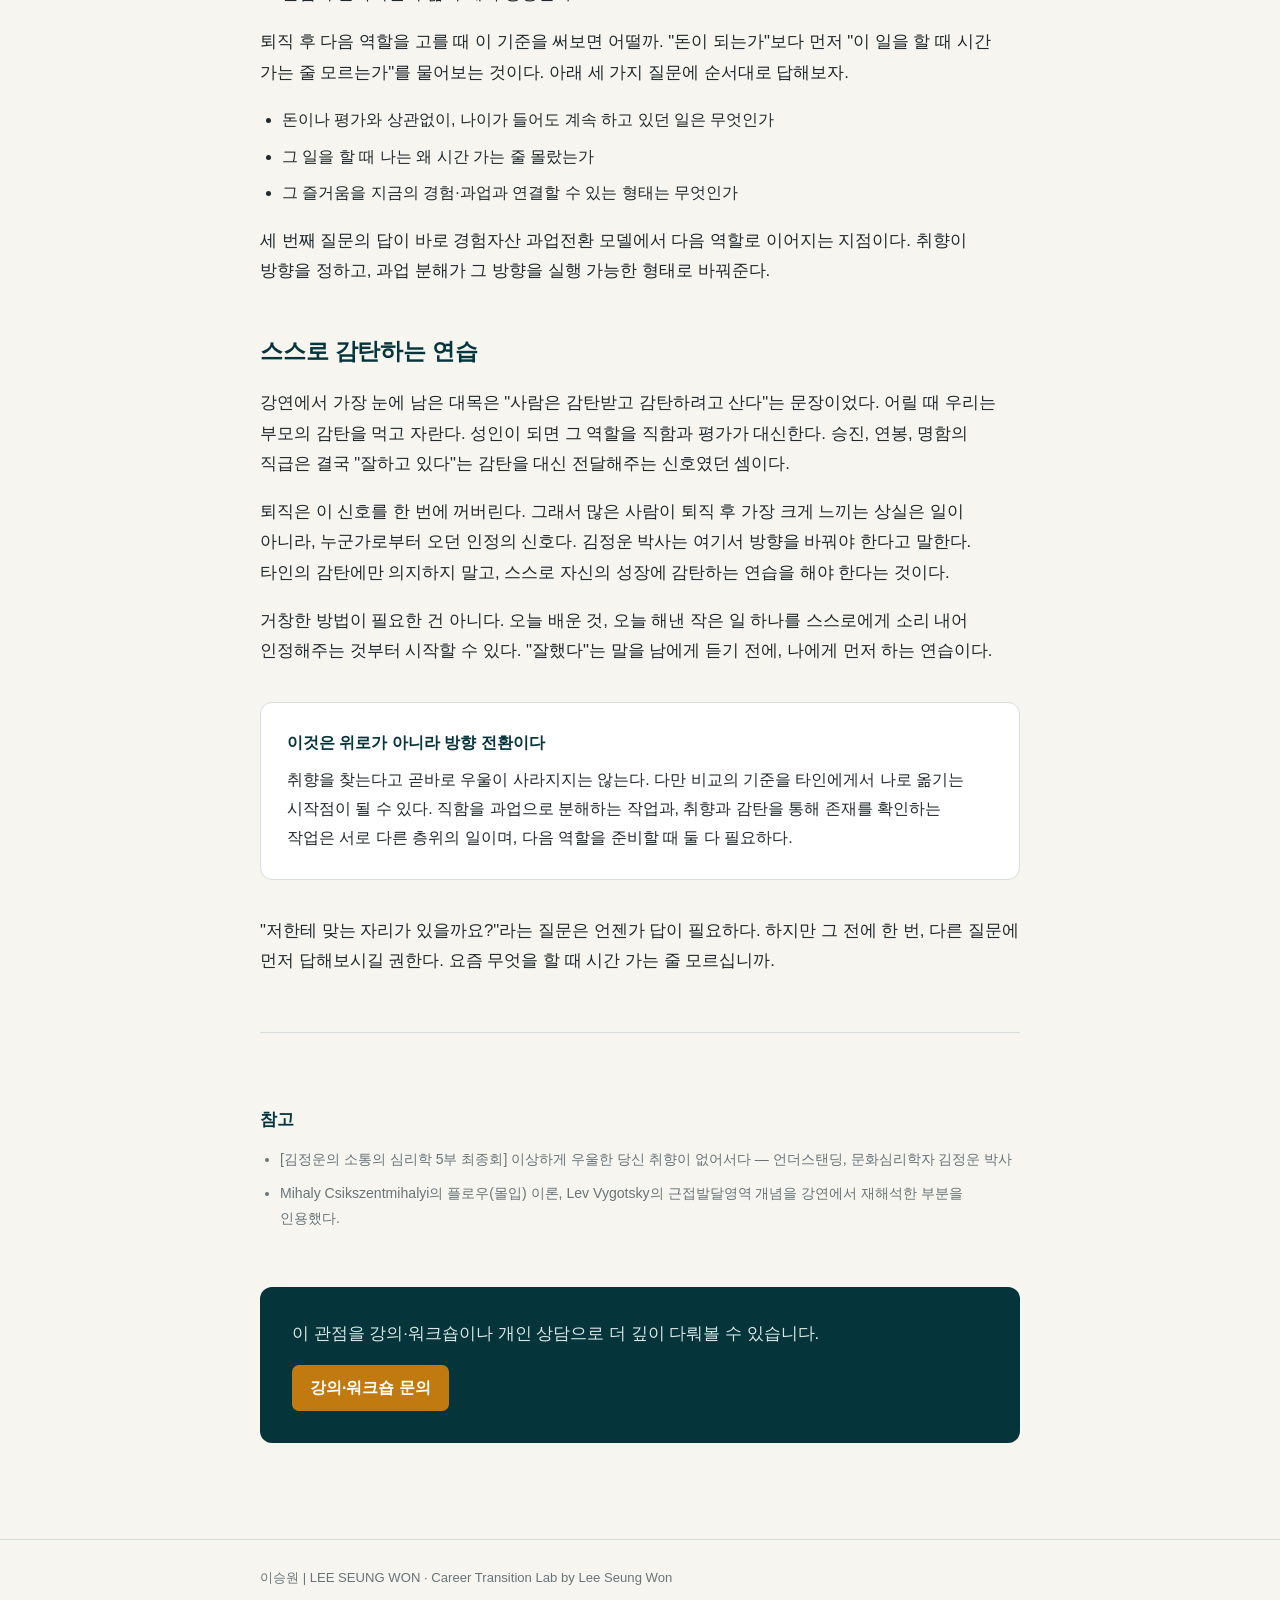
<file: insights/taste-not-title.html>
<!doctype html>
<html lang="ko">
<head>
  <meta charset="utf-8">
  <meta name="viewport" content="width=device-width,initial-scale=1">
  <meta name="description" content="퇴직 후 허전함의 원인은 직함이 사라진 자리가 아니라 취향이 사라진 자리다. 문화심리학자 김정운 박사의 논의를 50+ 경력전환에 적용한 글.">
  <meta name="theme-color" content="#05353B">
  <title>퇴직 후 허전한 이유는 직함이 아니라 취향이 사라져서다 | 이승원</title>
  <style>
    :root{--deep:#032b30;--teal:#05353b;--teal2:#0c5963;--mint:#eaf2f1;--amber:#c07a10;--amber2:#f3e4c9;--bg:#f7f5f0;--paper:#fff;--ink:#20292b;--muted:#687477;--line:#d7dfde;--max:760px}
    *{box-sizing:border-box}html{scroll-behavior:smooth}body{margin:0;background:var(--bg);color:var(--ink);font-family:"Pretendard","Noto Sans KR","Malgun Gothic",Arial,sans-serif;line-height:1.8;word-break:keep-all}
    a{color:var(--teal2)}.wrap{width:min(var(--max),calc(100% - 48px));margin:auto}
    header{border-bottom:1px solid rgba(5,53,59,.12);background:rgba(247,245,240,.94)}.nav{display:flex;align-items:center;justify-content:space-between;min-height:70px}
    .brand{color:var(--teal);font-weight:900;text-decoration:none;font-size:.95rem}.brand small{display:block;color:var(--muted);font-size:.66rem;letter-spacing:.11em;font-weight:700}
    .back{font-size:.8rem;font-weight:800;color:var(--teal2);text-decoration:none}
    main{padding:64px 0 96px}
    .eyebrow{margin-bottom:16px;color:var(--amber);font-size:.73rem;font-weight:900;letter-spacing:.16em;text-transform:uppercase}
    h1{margin:0 0 22px;color:var(--teal);font-size:clamp(1.8rem,4vw,2.7rem);line-height:1.35;letter-spacing:-.03em}
    .meta{display:flex;flex-wrap:wrap;gap:10px 18px;margin-bottom:44px;color:var(--muted);font-size:.86rem;border-top:1px solid var(--line);border-bottom:1px solid var(--line);padding:14px 0}
    .meta b{color:var(--teal2);font-weight:800}
    article h2{margin:44px 0 16px;color:var(--teal);font-size:1.45rem;letter-spacing:-.01em}
    article h3{margin:32px 0 12px;color:var(--teal2);font-size:1.15rem}
    article p{margin:0 0 18px;font-size:1.05rem}
    article blockquote{margin:28px 0;padding:6px 0 6px 22px;border-left:4px solid var(--amber);color:var(--teal);font-size:1.15rem;font-weight:700}
    article ul{margin:0 0 18px;padding-left:22px}article li{margin-bottom:8px}
    article code{background:var(--mint);padding:.1em .4em;border-radius:4px;font-size:.92em}
    .callout{margin:36px 0;padding:26px;background:var(--paper);border:1px solid var(--line);border-radius:12px}
    .callout b{display:block;margin-bottom:8px;color:var(--teal)}
    .refs{margin-top:56px;padding-top:28px;border-top:1px solid var(--line);color:var(--muted);font-size:.88rem}
    .refs h2{margin-bottom:12px;color:var(--teal);font-size:1.05rem}
    .refs ul{padding-left:20px}
    .cta{margin-top:56px;padding:32px;background:var(--teal);color:#fff;border-radius:12px}
    .cta p{margin:0 0 16px;color:#d9e7e5}
    .cta a{display:inline-flex;min-height:46px;align-items:center;padding:0 18px;background:var(--amber);color:#fff;border-radius:7px;font-weight:850;text-decoration:none}
    footer{padding:26px 0;color:var(--muted);font-size:.82rem;border-top:1px solid var(--line)}
    @media(max-width:620px){.wrap{width:min(var(--max),calc(100% - 32px))}main{padding:44px 0 72px}}
  </style>
</head>
<body>
  <header><div class="wrap nav">
    <a class="brand" href="../index.html">이승원 | LEE SEUNG WON<small>AI 시대 경력전환 전문가</small></a>
    <a class="back" href="../index.html#insights">← INSIGHTS로 돌아가기</a>
  </div></header>
  <main><div class="wrap">
    <p class="eyebrow">Insights · 경험의 전환</p>
    <h1>퇴직 후 허전한 이유는 직함이 아니라 취향이 사라져서다</h1>
    <div class="meta"><span>대상: <b>50+ 경험자 · 퇴직예정자</b></span><span>참고: <b>문화심리학자 김정운 박사 강연 (언더스탠딩)</b></span></div>

    <article>
      <p>퇴직을 앞둔 분들과 상담하면 대부분 같은 질문으로 시작한다. "저한테 맞는 자리가 있을까요?" 나는 이 질문에 답하기 전에, 먼저 다른 질문을 던지고 싶다. "요즘 뭐 하실 때 제일 즐거우세요?" 이 질문에 바로 답하는 분은 드물다.</p>
      <p>많은 사람이 퇴직 후의 허전함을 "직함이 없어져서"라고 설명한다. 명함이 사라지고, 호칭이 사라지고, 자리가 사라졌다는 것이다. 틀린 말은 아니다. 하지만 얼마 전 문화심리학자 김정운 박사의 강연을 보면서, 그 허전함의 더 깊은 원인이 따로 있다는 생각이 들었다.</p>

      <h2>비교가 멈추지 않는 이유</h2>
      <p>김정운 박사는 SNS 시대에 사람들이 유난히 우울해지는 이유를 이렇게 설명한다. 자기만의 취향, 즉 "내가 분명히 좋아하는 것"이 없는 사람일수록 끊임없이 타인과 자신을 비교하게 된다는 것이다. 좋아하는 것이 분명한 사람은 "나는 이게 좋으니까 괜찮아"라고 말할 수 있지만, 그게 없는 사람은 남들의 기준에 계속 자신을 맞춰 보게 된다.</p>
      <p>퇴직 이후의 삶에 이 관점을 그대로 대입해보면 어떨까. 직함이 있던 시절, 우리는 "부장님", "이사님" 같은 호칭으로 존재를 확인받았다. 그 호칭이 사라지는 순간, 만약 그 자리를 대신할 "내가 좋아하는 것"이 준비되어 있지 않다면, 남는 것은 비교뿐이다. 예전 직급과 지금의 나를 비교하고, 잘나가는 동기와 지금의 나를 비교한다. 이 비교에는 끝이 없다.</p>

      <h2>직함이 대신해주던 일</h2>
      <p>나는 앞선 글에서 경력을 직함이 아니라 반복해서 해결한 문제와 판단으로 분해하자고 제안했다. 그 작업은 여전히 중요하다. 다음 역할을 찾으려면 내가 무엇을 할 수 있는 사람인지 구체적인 언어로 설명할 수 있어야 한다.</p>
      <p>그런데 그 작업만으로는 채워지지 않는 부분이 있다. 직함은 할 수 있는 일을 증명해주는 동시에, 존재를 확인시켜주는 역할도 했다. "저 사람 누구야?"라는 질문에 "저 회사 이사였어"라고 답하던 방식이다. 김정운 박사의 표현을 빌리면, 이건 이미 지나간 일로 존재를 확인하는 방식이라 오래가지 못한다. 퇴직한 순간부터 그 확인 수단은 힘을 잃는다.</p>
      <blockquote>다음 역할을 과업으로 설명하는 일과, 지금의 나를 무엇으로 확인할지는 서로 다른 질문이다.</blockquote>

      <h2>몰입이 다음 동력이 된다</h2>
      <p>김정운 박사는 심리학자 미하이 칙센트미하이의 "플로우(몰입)" 개념을 인용하며, 사람은 재미있는 일을 할 때만 계속 성장한다고 말한다. 실력은 있는데 할 일의 난이도가 낮으면 지루해지고, 반대로 난이도만 높으면 불안해진다. 그 사이, 실력과 난이도가 팽팽하게 맞서는 지점에서 몰입이 일어나고, 그 몰입이 반복되면서 삶이 계속 성장한다.</p>
      <p>퇴직 후 다음 역할을 고를 때 이 기준을 써보면 어떨까. "돈이 되는가"보다 먼저 "이 일을 할 때 시간 가는 줄 모르는가"를 물어보는 것이다. 아래 세 가지 질문에 순서대로 답해보자.</p>
      <ul>
        <li>돈이나 평가와 상관없이, 나이가 들어도 계속 하고 있던 일은 무엇인가</li>
        <li>그 일을 할 때 나는 왜 시간 가는 줄 몰랐는가</li>
        <li>그 즐거움을 지금의 경험·과업과 연결할 수 있는 형태는 무엇인가</li>
      </ul>
      <p>세 번째 질문의 답이 바로 경험자산 과업전환 모델에서 다음 역할로 이어지는 지점이다. 취향이 방향을 정하고, 과업 분해가 그 방향을 실행 가능한 형태로 바꿔준다.</p>

      <h2>스스로 감탄하는 연습</h2>
      <p>강연에서 가장 눈에 남은 대목은 "사람은 감탄받고 감탄하려고 산다"는 문장이었다. 어릴 때 우리는 부모의 감탄을 먹고 자란다. 성인이 되면 그 역할을 직함과 평가가 대신한다. 승진, 연봉, 명함의 직급은 결국 "잘하고 있다"는 감탄을 대신 전달해주는 신호였던 셈이다.</p>
      <p>퇴직은 이 신호를 한 번에 꺼버린다. 그래서 많은 사람이 퇴직 후 가장 크게 느끼는 상실은 일이 아니라, 누군가로부터 오던 인정의 신호다. 김정운 박사는 여기서 방향을 바꿔야 한다고 말한다. 타인의 감탄에만 의지하지 말고, 스스로 자신의 성장에 감탄하는 연습을 해야 한다는 것이다.</p>
      <p>거창한 방법이 필요한 건 아니다. 오늘 배운 것, 오늘 해낸 작은 일 하나를 스스로에게 소리 내어 인정해주는 것부터 시작할 수 있다. "잘했다"는 말을 남에게 듣기 전에, 나에게 먼저 하는 연습이다.</p>

      <div class="callout"><b>이것은 위로가 아니라 방향 전환이다</b>취향을 찾는다고 곧바로 우울이 사라지지는 않는다. 다만 비교의 기준을 타인에게서 나로 옮기는 시작점이 될 수 있다. 직함을 과업으로 분해하는 작업과, 취향과 감탄을 통해 존재를 확인하는 작업은 서로 다른 층위의 일이며, 다음 역할을 준비할 때 둘 다 필요하다.</div>

      <p>"저한테 맞는 자리가 있을까요?"라는 질문은 언젠가 답이 필요하다. 하지만 그 전에 한 번, 다른 질문에 먼저 답해보시길 권한다. 요즘 무엇을 할 때 시간 가는 줄 모르십니까.</p>

      <div class="refs">
        <h2>참고</h2>
        <ul>
          <li>[김정운의 소통의 심리학 5부 최종회] 이상하게 우울한 당신 취향이 없어서다 — 언더스탠딩, 문화심리학자 김정운 박사</li>
          <li>Mihaly Csikszentmihalyi의 플로우(몰입) 이론, Lev Vygotsky의 근접발달영역 개념을 강연에서 재해석한 부분을 인용했다.</li>
        </ul>
      </div>

      <div class="cta">
        <p>이 관점을 강의·워크숍이나 개인 상담으로 더 깊이 다뤄볼 수 있습니다.</p>
        <a href="../index.html#contact">강의·워크숍 문의</a>
      </div>
    </article>
  </div></main>
  <footer><div class="wrap">이승원 | LEE SEUNG WON · Career Transition Lab by Lee Seung Won</div></footer>
</body>
</html>
</file>
<file: books/style.css>
:root{--teal:#05353b;--deep:#032b30;--mint:#eaf2f1;--amber:#c07a10;--bg:#f7f5f0;--ink:#20292b;--muted:#687477;--line:#d7dfde}*{box-sizing:border-box}body{margin:0;background:var(--bg);color:var(--ink);font-family:"Pretendard","Noto Sans KR","Malgun Gothic",Arial,sans-serif;line-height:1.75;word-break:keep-all}a{color:inherit;text-decoration:none}.wrap{width:min(1040px,calc(100% - 40px));margin:auto}.skip{position:absolute;left:-9999px}.skip:focus{left:16px;top:16px;z-index:10;background:#fff;padding:10px}header,.hero{background:var(--teal);color:#fff}.nav{min-height:76px;display:flex;justify-content:space-between;align-items:center;gap:20px}.brand{font-weight:900}.brand small{display:block;font-size:.72rem;color:#c4d8d5}.navlinks{display:flex;gap:24px;font-size:.87rem;font-weight:750}.navlinks a:hover,.navlinks a:focus-visible{text-decoration:underline}.hero{padding:78px 0 72px}.eyebrow{color:#edc47c;font-size:.78rem;font-weight:900;letter-spacing:.12em;text-transform:uppercase}h1,h2,h3,p{margin-top:0}h1{max-width:820px;font-size:clamp(2.5rem,6vw,4.6rem);line-height:1.18;letter-spacing:-.055em}h2{color:var(--teal);font-size:clamp(1.65rem,3.2vw,2.4rem);letter-spacing:-.04em}h3{color:var(--teal)}.lead{max-width:760px;color:#d9e7e5;font-size:1.15rem}.section{padding:72px 0}.white{background:#fff}.grid{display:grid;grid-template-columns:repeat(2,1fr);gap:20px}.card{display:flex;flex-direction:column;justify-content:space-between;min-height:290px;background:#fff;border:1px solid var(--line);border-top:5px solid var(--amber);border-radius:10px;padding:30px}.card:hover,.card:focus-visible{border-color:var(--amber);box-shadow:0 8px 24px #032b3014}.tag{color:#815000;font-size:.78rem;font-weight:900}.card h2{margin:22px 0 10px;font-size:1.75rem}.card p{color:var(--muted)}.card strong{color:var(--teal)}.detail{display:grid;grid-template-columns:1.55fr .8fr;gap:40px}.panel{padding:28px;background:var(--mint);border:1px solid #c7d8d5;border-radius:10px}.panel ul,.copy ul{padding-left:1.2em}.panel li,.copy li{margin:8px 0}.btn{display:inline-flex;align-items:center;justify-content:center;min-height:48px;padding:10px 19px;border-radius:7px;background:var(--amber);color:#fff;font-weight:850}.btn:hover,.btn:focus-visible{background:#a9670d}.subtle{color:var(--muted);font-size:.9rem}.breadcrumb{margin-bottom:25px;font-size:.87rem;color:#d9e7e5}.breadcrumb a{text-decoration:underline}.cta{padding:52px 0;background:var(--mint)}footer{padding:30px 0;background:var(--deep);color:#b9cdca;font-size:.83rem}@media(max-width:700px){.nav{align-items:flex-start;padding:18px 0;flex-direction:column}.grid,.detail{grid-template-columns:1fr}.hero{padding:58px 0}.section{padding:56px 0}}.card{display:grid;grid-template-columns:126px minmax(0,1fr);gap:22px;align-items:center;min-height:250px}.cover{display:block;width:126px;height:auto;box-shadow:0 10px 24px #032b3033}.card strong{display:block;margin-top:16px}.hero-content{display:grid;grid-template-columns:minmax(0,1fr) 180px;gap:44px;align-items:center}.hero-cover{display:block;width:180px;height:auto;box-shadow:0 18px 34px #001a1d80}@media(max-width:700px){.card{grid-template-columns:90px minmax(0,1fr);gap:16px;padding:20px}.cover{width:90px}.card h2{font-size:1.35rem}.hero-content{grid-template-columns:1fr;gap:25px}.hero-cover{width:140px}}.slides{display:grid;gap:10px;margin-top:26px}.slide-row{display:flex;align-items:center;justify-content:space-between;gap:16px;padding:18px 22px;background:var(--mint);border:1px solid #c7d8d5;border-radius:8px;font-weight:800;color:var(--teal)}.slide-row:hover,.slide-row:focus-visible{border-color:var(--amber);box-shadow:0 8px 24px #032b3014}.slide-row .chnum{color:var(--amber);font-size:.72rem;font-weight:900;letter-spacing:.08em;margin-right:14px}.slide-row .dl{color:var(--amber);font-weight:900;font-size:.85rem;white-space:nowrap}@media(max-width:700px){.slide-row{flex-direction:column;align-items:flex-start;gap:8px}}.grid3{display:grid;grid-template-columns:repeat(3,1fr);gap:18px}.card.card-plain{display:block;min-height:auto;padding:26px}@media(max-width:700px){.grid3{grid-template-columns:1fr}}
/* K-CAMPUS DETAIL */
.btn{border:1px solid transparent}.btn.outline{background:transparent;border-color:currentColor}.hero .btn.outline{color:#fff}.btn.outline:hover,.btn.outline:focus-visible{background:#ffffff14}.actions{display:flex;flex-wrap:wrap;gap:10px;margin-top:24px}.forthcoming-section{background:var(--mint)}.section-head{max-width:720px;margin-bottom:30px}.section-head p{color:var(--muted)}.use-grid,.chapter-grid{display:grid;grid-template-columns:repeat(3,1fr);gap:24px}.use-item,.chapter-group{padding-top:20px;border-top:3px solid var(--amber)}.use-item p,.chapter-group p{color:var(--muted)}.use-item h3,.chapter-group h3{margin-bottom:8px}.connection{background:var(--teal);color:#fff}.connection h2,.connection h3{color:#fff}.connection p{color:#d9e7e5}.connection-grid{display:grid;grid-template-columns:1fr 1fr;gap:38px}.connection-item{padding-top:20px;border-top:1px solid #ffffff55}.state{display:inline-block;margin-bottom:14px;color:#edc47c;font-size:.76rem;font-weight:900;letter-spacing:.08em}.notice{padding:22px 24px;background:var(--mint);border-left:4px solid var(--amber);color:var(--teal)}@media(max-width:700px){.use-grid,.chapter-grid,.connection-grid{grid-template-columns:1fr}}
</file>
